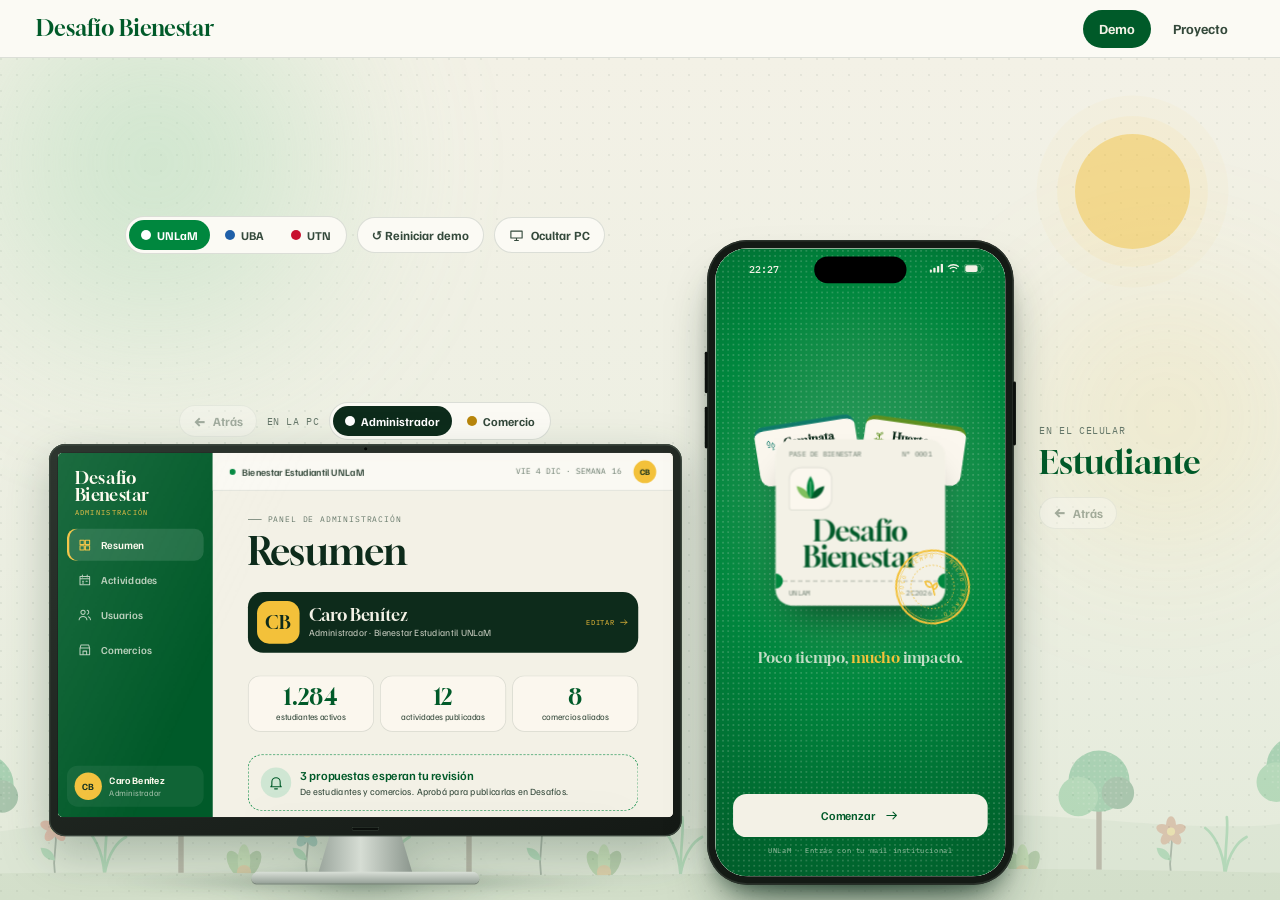
<file: MVP/index.html>
<!doctype html>
<html lang="es">
<head>
<meta charset="utf-8">
<meta name="viewport" content="width=device-width, initial-scale=1, viewport-fit=cover">
<meta name="theme-color" content="#00873E">
<title>Desafío Bienestar · UNLaM</title>
<meta name="description" content="Desafío Bienestar: pausas cortas y jornadas colectivas para el bienestar de estudiantes universitarios. Bienestar, vínculos y campus más verde. MVP Grupo 7 · UNLaM.">
<link rel="preconnect" href="https://fonts.googleapis.com">
<link rel="preconnect" href="https://fonts.gstatic.com" crossorigin>
<link href="https://fonts.googleapis.com/css2?family=Gloock&family=Familjen+Grotesk:ital,wght@0,400;0,500;0,600;0,700;1,400&family=IBM+Plex+Mono:wght@400;500&display=swap" rel="stylesheet">
<link rel="stylesheet" href="styles.css">
<link rel="stylesheet" href="styles-v2.css">
<link rel="stylesheet" href="styles-v3.css">
<link rel="stylesheet" href="styles-v4.css">
<link rel="stylesheet" href="styles-v5.css">
<link rel="stylesheet" href="styles-report.css">
<link rel="stylesheet" href="roles.css">
<link rel="stylesheet" href="shell.css">
</head>
<body>

<header class="site-header">
  <div class="site-header-inner">
    <a class="site-brand" href="#demo">Desafío Bienestar</a>
    <nav class="site-nav" id="siteNav" aria-label="Secciones del sitio">
      <a href="#demo" data-tab="demo">Demo</a>
      <a href="#proyecto" data-tab="proyecto">Proyecto</a>
    </nav>
  </div>
</header>

<!-- ======================================================================
     TAB 1 · DEMO: la PC (administrador y comercio) y el celu (estudiante),
     conectados entre sí. Nada más en pantalla.
     ====================================================================== -->
<section class="demo" id="panel-demo" aria-label="Demo de la app">
  <h1 class="sr-only">Desafío Bienestar · demo interactiva</h1>

  <div class="amb" aria-hidden="true">
    <i class="amb-blob b1"></i><i class="amb-blob b2"></i>
    <i class="amb-sun"></i>
    <svg class="lf l1" viewBox="0 0 64 64"><path d="M32 52C22 42 22 22 32 6c10 16 10 36 0 46Z"/></svg>
    <svg class="lf l3" viewBox="0 0 64 64"><path d="M32 52C22 42 22 22 32 6c10 16 10 36 0 46Z"/></svg>
    <svg class="lf l5" viewBox="0 0 64 64"><path d="M32 52C22 42 22 22 32 6c10 16 10 36 0 46Z"/></svg>
    <svg class="lf l7" viewBox="0 0 64 64"><path d="M32 52C22 42 22 22 32 6c10 16 10 36 0 46Z"/></svg>
    <!-- jardín del fondo: lo arma el script (mismo dibujo que el de la app) -->
    <div class="amb-garden" id="ambGarden"></div>
  </div>

  <div class="scene" id="scene">

    <!-- controles de la demo -->
    <div class="dm-bar">
      <div class="dm-seg" role="group" aria-label="Ver la app como universidad">
        <button type="button" data-uni="unlam" class="on" style="--uc:#00873E"><i></i>UNLaM</button>
        <button type="button" data-uni="fiuba" style="--uc:#1F5FA8"><i></i>UBA</button>
        <button type="button" data-uni="utn" style="--uc:#C8102E"><i></i>UTN</button>
      </div>
      <button type="button" class="dm-reset" id="dmReset"><span aria-hidden="true">↺</span> Reiniciar demo</button>
      <button type="button" class="dm-reset dm-pc" id="pcToggle" aria-pressed="true"><svg viewBox="0 0 24 24" aria-hidden="true"><path d="M3 5h18v11H3zM9 20h6M12 16v4"/></svg><span>Ocultar PC</span></button>
    </div>

    <!-- al costado del celu: qué pantalla es -->
    <div class="ph-side">
      <span class="mono">En el celular</span>
      <b>Estudiante</b>
      <button type="button" class="dm-back" data-backfor="ph" disabled aria-label="Volver a la pantalla anterior"><span aria-hidden="true">←</span> Atrás</button>
    </div>

    <!-- PC -->
    <div class="dev dev-pc" id="devPc">
      <div class="dev-cap">
        <button type="button" class="dm-back" data-backfor="pc" disabled aria-label="Volver a la pantalla anterior"><span aria-hidden="true">←</span> Atrás</button>
        <span class="mono">En la PC</span>
        <div class="dm-seg" id="pcRole" role="group" aria-label="Rol en la PC">
          <button type="button" data-prole="admin" class="on" style="--uc:#0D2B1B"><i></i>Administrador</button>
          <button type="button" data-prole="shop" style="--uc:#B8860B"><i></i>Comercio</button>
        </div>
      </div>
      <div class="dev-in">
        <div class="monitor">
          <div class="mon-bezel"><span class="mon-cam"></span>
            <div class="mon-screen"><iframe id="pcFrame" title="Panel de administración y comercio" src="app.html?role=admin" allow="clipboard-write"></iframe></div>
          </div>
          <div class="mon-neck"></div>
          <div class="mon-base"></div>
        </div>
      </div>
    </div>

    <!-- Celular -->
    <div class="dev dev-ph" id="devPh">
      <div class="dev-cap"><span class="mono">En el celular</span><b>Estudiante</b><button type="button" class="dm-back" data-backfor="ph" disabled aria-label="Volver a la pantalla anterior"><span aria-hidden="true">←</span> Atrás</button></div>
      <div class="dev-in">
        <div class="phone-d">
          <div class="ph-screen"><iframe id="phFrame" title="App del estudiante" src="app.html?role=student" allow="clipboard-write"></iframe></div>
        </div>
      </div>
    </div>

  </div>
</section>

<!-- ======================================================================
     TAB 2 · PROYECTO: todo el trabajo (qué es, FODA, empatía, canvas…)
     ====================================================================== -->
<div class="proyecto" id="panel-proyecto" hidden>

<div class="stage pj-stage" id="top" tabindex="-1">
  <!-- ================= IZQUIERDA: qué es ================= -->
  <aside class="side side-l">
    <div class="mono kicker">La app de bienestar para estudiantes universitarios</div>
    <div class="brand-row"><h1 class="brand">Desafío<br>Bienestar<span>.</span></h1><span class="logo-mark logo3-mark" aria-hidden="true"><svg viewBox="0 0 64 64"><path d="M32 52C21 44 19 28 28 14c9 12 11 27 4 38Z" fill="#7FBF5E" transform="rotate(-42 32 52)"/><path d="M32 52C21 44 19 28 28 14c9 12 11 27 4 38Z" fill="#005A29" transform="rotate(42 32 52) scale(-1 1) translate(-64 0)"/><path d="M32 52C22 42 22 22 32 6c10 16 10 36 0 46Z" fill="#00873E"/><path d="M32 50V18" stroke="#F3F1E6" stroke-width="1.6" stroke-linecap="round" opacity=".55"/></svg></span></div>
    <p class="tagline">Poco tiempo, mucho impacto.</p>
    <p class="pitch">Actividades cortas y en grupo para desconectarte, conocer gente y cuidar tu campus.</p>
    <ol class="how2">
      <li style="--c:var(--river)"><i><svg viewBox="0 0 24 24" aria-hidden="true"><path d="M8.2 3.5c1.6 0 2.6 2 2.6 4.3S9.7 12 8.2 12 5.6 10.1 5.6 7.8s1-4.3 2.6-4.3ZM7 15h2.4M15.8 8.5c1.6 0 2.6 2 2.6 4.3S17.3 17 15.8 17s-2.6-1.9-2.6-4.2 1-4.3 2.6-4.3ZM14.6 20h2.4"/></svg></i><span><b>Elegí</b>una actividad cerca tuyo</span></li>
      <li style="--c:var(--indigo)"><i><svg viewBox="0 0 24 24" aria-hidden="true"><path d="M9 11a3.5 3.5 0 1 0 0-7 3.5 3.5 0 0 0 0 7ZM2.5 20c.6-3.5 3.2-5.5 6.5-5.5s5.9 2 6.5 5.5M16 4.2a3.4 3.4 0 0 1 0 6.6M18 14.8c2 .6 3.2 2.4 3.5 5.2"/></svg></i><span><b>Andá</b>y conocé gente</span></li>
      <li style="--c:var(--tomato)"><i><svg viewBox="0 0 24 24" aria-hidden="true"><path d="M9 3h6v5l3 3v3H6v-3l3-3zM5 18h14M7 21h10"/></svg></i><span><b>Sellá</b>tu asistencia</span></li>
      <li style="--c:#B8860B"><i><svg viewBox="0 0 24 24" aria-hidden="true"><path d="M4 10h16v10H4ZM3 7h18v3H3ZM12 7v13M12 7c-1.5-3-5-3.5-5-1.2C7 7 9.5 7 12 7Zm0 0c1.5-3 5-3.5 5-1.2C17 7 14.5 7 12 7Z"/></svg></i><span><b>Canjeá</b>puntos en el barrio</span></li>
    </ol>
    <div class="pair">
      <div><span class="mono">La usa</span><b>Estudiante</b><small>Gratis</small></div>
      <div class="pay"><span class="mono">La paga</span><b>Universidad</b><small>Licencia por estudiante</small></div>
    </div>
    <div class="mono starts">Piloto 2C2026 · UNLaM, UBA y UTN</div>
  </aside>

  <!-- ================= DERECHA: el proyecto, en diapositivas ================= -->
  <aside class="side side-r">
    <div class="deck" id="deck">
      <div class="deck-h"><span class="mono">El proyecto</span><span class="mono" id="deckN">01 / 05</span></div>

      <section class="slide on">
        <div class="mono card-k">El problema</div>
        <h3>Cursar no debería ser en soledad.</h3>
        <div class="sl-chips"><span>Sobrecarga</span><span>Aislamiento</span><span>Poca difusión</span><span>Hábitos que no duran</span></div>
        <p>Lo vivimos en primera persona: somos a la vez <b>usuarios y equipo</b>.</p>
      </section>

      <section class="slide">
        <div class="mono card-k">La solución</div>
        <div class="sl-big"><b>−25%</b><span>riesgo de depresión caminando unas 2,5 h por semana</span><cite><a href="https://doi.org/10.1001/jamapsychiatry.2022.0609" target="_blank" rel="noopener">JAMA Psychiatry, 2022</a></cite></div>
        <ul class="sl-rows">
          <li><i style="--c:var(--river)"></i>Actividades cortas y jornadas en grupo</li>
          <li><i style="--c:var(--indigo)"></i>Con día, hora y lugar, en tu campus</li>
          <li><i style="--c:var(--sun)"></i>Puntos canjeables en comercios del barrio</li>
        </ul>
      </section>

      <section class="slide">
        <div class="mono card-k">Quién paga</div>
        <div class="sl-flow"><div><span class="mono">La usa</span><b>Estudiante</b><small>Gratis</small></div><i>→</i><div class="pay"><span class="mono">La paga</span><b>Universidad</b><small>US$ 3 por estudiante al año</small></div></div>
        <p>Además suman <b>comercios</b> (beneficios), el <b>Municipio</b> (insumos) y <b>obras sociales</b> (prevención).</p>
        <a class="mono go-biz" href="#sostiene">Ver números →</a>
      </section>

      <section class="slide">
        <div class="mono card-k">Triple impacto</div>
        <div class="sl-ods">
          <span style="--oc:#4C9F38"><b>3</b>Salud y bienestar</span>
          <span style="--oc:#C5192D"><b>4</b>Educación de calidad</span>
          <span style="--oc:#FD9D24"><b>11</b>Ciudades sostenibles</span>
          <span style="--oc:#56C02B"><b>15</b>Vida terrestre</span>
        </div>
        <p>Vínculos entre estudiantes, un campus más verde y comercios de cercanía que crecen.</p>
      </section>

      <section class="slide">
        <div class="mono card-k">Hoja de ruta</div>
        <ol class="sl-road">
          <li><b>2C2026</b>Piloto en UNLaM, UBA y UTN</li>
          <li><b>1C2027</b>Primera licencia + Municipio</li>
          <li><b>2027</b>Universidades del conurbano</li>
          <li><b>2028</b>Obras sociales y sponsors</li>
        </ol>
      </section>

      <div class="deck-nav">
        <button class="dn" data-deck="-1" aria-label="Anterior">←</button>
        <div class="dots" id="deckDots"></div>
        <button class="dn" data-deck="1" aria-label="Siguiente">→</button>
      </div>
    </div>
  </aside>
</div>

<!-- ================= LA ENTREGA: FODA · EMPATÍA · LEAN CANVAS ================= -->
<main class="report" id="entrega" tabindex="-1">

  <header class="rp-intro reveal">
    <span class="mono rp-kicker">Grupo N°7 · Innovación y Emprendedorismo · UNLaM</span>
    <h2>El proyecto</h2>
    <p>Desafío 6: Salud y bienestar mental en estudiantes universitarios con apoyos de tecnologías digitales.</p>
    <nav class="rp-nav" aria-label="Secciones del proyecto">
      <a href="#foda"><b>01</b>Análisis FODA</a>
      <a href="#empatia"><b>02</b>Mapa de empatía</a>
      <a href="#canvas"><b>03</b>Lean Canvas</a>
      <a href="#fundamentos"><b>04</b>Fundamentos</a>
      <a href="#sostiene"><b>05</b>Cómo se sostiene</a>
      <a href="#factibilidad"><b>06</b>Factibilidad e impacto</a>
    </nav>
  </header>

  <!-- ================= 01 · FODA ================= -->
  <section class="rp-sec" id="foda">
    <div class="rp-h reveal">
      <span class="rp-n">01</span>
      <div><span class="mono">Análisis estratégico</span><h2>Matriz FODA</h2></div>
    </div>
    <div class="foda-grid">
      <article class="fq f reveal">
        <header><b>F</b><h3>Fortalezas</h3></header>
        <ul>
          <li>Equipo compuesto por estudiantes avanzados que conocen el proceso universitario.</li>
          <li>Uso de metodologías agiles (prototipos, feedback continuo) que permiten realizar correcciones rápidamente.</li>
          <li>De estudiantes para estudiantes, genera mayor identificación y confianza entre pares.</li>
          <li>Integra bienestar emocional y sostenibilidad ambiental.</li>
          <li>Puede adaptarse a distintas universidades.</li>
          <li>Permite medir y visualizar el impacto generado.</li>
          <li>Utiliza tecnología accesible y de fácil uso.</li>
          <li>Fomenta vínculos sociales y sentido de pertenencia.</li>
        </ul>
      </article>
      <article class="fq o reveal">
        <header><b>O</b><h3>Oportunidades</h3></header>
        <ul>
          <li>Vinculación con el programa de tutorías para comprender el abandono de la materia y/o carrera como la preocupación central.</li>
          <li>Posibilidad de alianzas con municipios, ONG y universidades interesadas en el bienestar estudiantil.</li>
          <li>Acceso a programas de financiamiento socioambiental, o convenio con voluntariados y proyectos de extensión.</li>
          <li>Expansión hacia otras instituciones educativas.</li>
          <li>Creciente interés por la salud mental y el bienestar.</li>
          <li>Tendencia al uso de aplicaciones y experiencias gamificadas.</li>
        </ul>
      </article>
      <article class="fq d reveal">
        <header><b>D</b><h3>Debilidades</h3></header>
        <ul>
          <li>Equipo sin experiencia clínica, necesita validación psicológica.</li>
          <li>Sin presupuesto para marketing, el alcance dependerá únicamente de canales internos de estudiantes de la universidad.</li>
          <li>Requiere coordinación de actividades fuera de la aplicación con instituciones y organizaciones.</li>
          <li>Depende de la participación constante de los estudiantes.</li>
          <li>Necesita recursos humanos para organizar y supervisar y mantener actualizados los desafíos.</li>
          <li>Requiere una inversión inicial para su desarrollo.</li>
          <li>Puede presentar dificultades para validar actividades.</li>
        </ul>
      </article>
      <article class="fq a reveal">
        <header><b>A</b><h3>Amenazas</h3></header>
        <ul>
          <li>Resistencia de los profesionales de la salud.</li>
          <li>Presupuesto limitado de universidades y organizaciones.</li>
          <li>Baja adopción o desinterés de los estudiantes.</li>
          <li>Competencia con otras aplicaciones de bienestar.</li>
          <li>Riesgos relacionados con la privacidad y protección de datos.</li>
          <li>Desigualdad en el acceso a dispositivos y conectividad.</li>
        </ul>
      </article>
      <span class="foda-axis x1 mono">Internas</span>
      <span class="foda-axis x2 mono">Externas</span>
    </div>
  </section>

  <!-- ================= 02 · MAPA DE EMPATÍA ================= -->
  <section class="rp-sec" id="empatia">
    <div class="rp-h reveal">
      <span class="rp-n">02</span>
      <div><span class="mono">Descubrimiento del cliente</span><h2>Mapa de empatía</h2></div>
    </div>

    <div class="emp-wrap">
    <div class="emp-who">
      <article class="who-card reveal">
        <span class="mono">Usuario final</span>
        <p>El/la estudiante universitario que atraviesa estrés, ansiedad, sobrecarga de materias y falta de comprensión sobre su experiencia personal en la universidad.</p>
      </article>
      <article class="who-card payer reveal">
        <span class="mono">Cliente pagador</span>
        <ul class="payer-sum">
          <li><b>Universidades</b> vía Bienestar o Extensión: retención y campus sustentable.</li>
          <li><b>Municipios y Estado</b>: juventud, salud comunitaria y ambiente.</li>
          <li><b>Obras sociales y prepagas</b>: prevención y promoción de la salud.</li>
          <li><b>Empresas y comercios</b>: patrocinan desafíos y dan beneficios.</li>
        </ul>
        <button class="mono payer-more" type="button" data-dlg="payerDlg">Ver detalle completo →</button>
      </article>
    </div>

    <div class="emp-grid">
      <article class="emp-q piensa reveal">
        <h3>¿Qué piensa y siente?</h3>
        <ul>
          <li>“Me gustaría tener más tiempo para mí”.</li>
          <li>Estrés por las exigencias académicas.</li>
          <li>Necesidad de sentirse acompañado y comprendido.</li>
          <li>Ganas de mejorar sus hábitos.</li>
          <li>Preocupación por su futuro académico y laboral.</li>
          <li>Deseo de encontrar actividades que le generen satisfacción.</li>
        </ul>
      </article>
      <article class="emp-q oye reveal">
        <h3>¿Qué oye?</h3>
        <ul>
          <li>“No me alcanza el tiempo para nada”.</li>
          <li>Consejos para manejar el estrés.</li>
          <li>Preocupaciones sobre parciales y entregas.</li>
          <li>Invitaciones a actividades que no siempre puede realizar.</li>
          <li>Consejos de docentes.</li>
          <li>Mensajes sobre la importancia de cuidar la salud mental.</li>
          <li>Noticias sobre problemas ambientales.</li>
          <li>Opiniones sobre experiencias de otros estudiantes.</li>
        </ul>
      </article>
      <article class="emp-persona reveal">
        <div class="ep-avatar"><span>Lu</span></div>
        <span class="mono">Perfil del usuario</span>
        <p>Estudiante universitario/a que combinan cursadas, estudio y responsabilidades personales.</p>
        <p><b>Contexto:</b> Tiene semanas académicas exigentes, pasa bastante tiempo utilizando dispositivos digitales y le gustaría conocer más personas y participar en actividades significativas, pero dispone de poco tiempo.</p>
        <p><b>Objetivo:</b> Encontrar actividades accesibles que le permitan desconectarse de la rutina, relacionarse con otros estudiantes y contribuir positivamente al ambiente.</p>
      </article>
      <article class="emp-q ve reveal">
        <h3>¿Qué ve?</h3>
        <ul>
          <li>Compañeros con estrés y poco tiempo libre.</li>
          <li>Espacios verdes poco aprovechados.</li>
          <li>Actividades universitarias poco difundidas.</li>
          <li>Mucho uso de dispositivos digitales.</li>
          <li>Jornadas académicas exigentes.</li>
          <li>Pocas propuestas de integración.</li>
          <li>Problemáticas ambientales en su entorno.</li>
        </ul>
      </article>
      <article class="emp-q dice reveal">
        <h3>¿Qué dice y hace?</h3>
        <ul>
          <li>“Necesito descansar”.</li>
          <li>Participa ocasionalmente en actividades recreativas.</li>
          <li>Organiza sus horarios entre cursada, estudio y obligaciones personales.</li>
          <li>Comparte intereses con sus compañeros.</li>
          <li>Posterga actividades personales para estudiar.</li>
        </ul>
      </article>
    </div>


    <div class="pg-col">
      <article class="pg-card pain reveal">
        <h3>¿Qué es lo que le duele?</h3>
        <ul>
          <li>Falta de tiempo y energía para actividades fuera del estudio.</li>
          <li>Dificultad para conocer a otros estudiantes.</li>
          <li>Falta de información sobre actividades.</li>
          <li>Sensación de no estar haciendo suficiente.</li>
          <li>Sensación de aislamiento o soledad.</li>
          <li>Desmotivación para comenzar actividades saludables.</li>
          <li>Dificultad para mantener hábitos en el tiempo.</li>
        </ul>
      </article>
      <article class="pg-card gain reveal">
        <h3>¿Qué es lo que aspira?</h3>
        <ul>
          <li>Disfrutar momentos de desconexión.</li>
          <li>Conocer personas con intereses similares y crear vínculos.</li>
          <li>Participar en acciones ambientales concretas.</li>
          <li>Mejorar su bienestar emocional.</li>
          <li>Disfrutar de espacios al aire libre.</li>
          <li>Sentir que sus acciones generan un impacto positivo.</li>
        </ul>
      </article>
    </div>
    </div>

    <dialog class="rp-dlg" id="payerDlg" aria-labelledby="payerTitle">
      <header><span class="mono" id="payerTitle">Mapa de empatía · Cliente pagador</span><button type="button" class="rp-dlg-x" aria-label="Cerrar">×</button></header>
      <ul>
          <li><b>Universidades y Facultades (Unidades Académicas):</b> A través de sus Secretarías de Bienestar Estudiantil o de Extensión Universitaria, que contratan la plataforma para reducir la deserción académica, fomentar la retención estudiantil y cumplir con metas institucionales de sustentabilidad en el campus. Pueden contratarla a nivel Rectorado (toda la universidad) o por Facultad específica.</li>
          <li><b>Municipalidades y Organismos del Estado (Local, Provincial o Nacional):</b> A través de áreas de Juventud, Salud Comunitaria o Ambiente, que financian o licitan la solución como herramienta de política pública para promover espacios verdes urbanos, participación ciudadana juvenil y salud mental comunitaria.</li>
          <li><b>Obras Sociales y Prepagas (especialmente las universitarias o sindicales):</b> Interesadas en financiar programas de prevención primaria y promoción de la salud, buscando reducir los índices de estrés y ansiedad estudiantil antes de que deriven en patologías que requieran atención clínica de mayor costo.</li>
          <li><b>Organizaciones privadas:</b> Empresas vinculadas con la sostenibilidad ambiental, tecnología, alimentación saludable, movilidad sustentable o bienestar podrían financiar desafíos, aportar recursos materiales o brindar servicios mediante convenios.</li>
        </ul>
    </dialog>
  </section>

  <!-- ================= 03 · LEAN CANVAS ================= -->
  <section class="rp-sec" id="canvas">
    <div class="rp-h reveal">
      <span class="rp-n">03</span>
      <div><span class="mono">Arquitectura comercial</span><h2>Modelo de negocio · Lean Canvas</h2></div>
    </div>
    <div class="canvas">
      <article class="cv prob reveal"><h3><i>1</i>Problema</h3><ul>
        <li>Sobrecarga académica que deja a los estudiantes sin tiempo para actividades que no sean de sus materias.</li>
        <li>Actividades universitarias poco difundidas y sin propuesta de integración.</li>
        <li>Dificultad para sostener hábitos saludables en el tiempo.</li></ul></article>
      <article class="cv sol reveal"><h3><i>4</i>Solución</h3><ul>
        <li>Desafíos semanales cortos y jornadas colectivas, compatibles con la cursada.</li>
        <li>Notificaciones con día, horario y lugar del desafío.</li>
        <li>Sistema de puntos que valida asistencia y progreso.</li></ul></article>
      <article class="cv met reveal"><h3><i>8</i>Métricas clave</h3><ul>
        <li>Cuantos alumnos nuevos instalaron la app.</li>
        <li>Participación de los alumnos en las actividades / Personas que tienen la app. (Mensual)</li>
        <li>Tasa de actividades realizadas (actividades realizadas / actividades planificadas).</li></ul></article>
      <article class="cv pvu reveal"><h3><i>3</i>Proposición de valor única</h3>
        <p class="pvu-big">Poco tiempo, mucho impacto.</p>
        <ul>
        <li>Actividades cortas y jornadas en grupo para desconectarte, conocer gente y generar una huella positiva en TU universidad, con puntos canjeables en comercios de la zona.</li>
        <li>La universidad puede difundir sus actividades en un solo lugar y medir la participación.</li></ul></article>
      <article class="cv vent reveal"><h3><i>9</i>Ventaja especial</h3><ul>
        <li>Equipo de la propia universidad que conocen el proceso universitario y generan identificación entre pares.</li>
        <li>Alianzas locales con la universidad y Municipalidad.</li></ul></article>
      <article class="cv can reveal"><h3><i>5</i>Canales</h3><ul>
        <li>Boca en boca entre estudiantes.</li>
        <li>Canales de comunicación internos entre estudiantes.</li>
        <li>Centro de estudiantes y actividades institucionales.</li></ul></article>
      <article class="cv seg reveal"><h3><i>2</i>Segmento de clientes</h3><ul>
        <li>Estudiantes de la Universidad Nacional de La Matanza que combinan estudio, trabajo y responsabilidades personales.</li>
        <li><b>Early adopters:</b> Estudiantes que buscan actividades para desconectarse y conocer gente, pero suelen postergarlas por falta de tiempo o información.</li>
        <li><b>Cliente pagador objetivo:</b> Universidades públicas. El piloto se plantea para la UNLaM, con Bienestar Estudiantil o Extensión como áreas de contacto.</li></ul></article>
      <article class="cv cost reveal"><h3><i>7</i>Estructura de costes</h3><ul class="cols">
        <li><b>Costos iniciales</b>Desarrollo, pruebas y puesta en marcha del MVP</li>
        <li><b>Costos fijos</b>Servidor de hosting backend (Plan mensual)</li>
        <li><b>Costos variables</b>Insumos necesarios para los desafíos</li></ul></article>
      <article class="cv ing reveal"><h3><i>6</i>Flujo de ingresos</h3><ul>
        <li><b>Universidad nacional de La Matanza (B2B):</b> aporta espacio y fondos de extensión.</li>
        <li><b>Municipalidad (B2G):</b> Insumos y logística.</li>
        <li><b>Comercios de cercanía (B2B):</b> beneficios y desafíos patrocinados.</li></ul></article>
    </div>
  </section>

  <!-- ================= 04 · FUNDAMENTOS ================= -->
  <section class="rp-sec" id="fundamentos">
    <div class="rp-h reveal">
      <span class="rp-n">04</span>
      <div><span class="mono">Marco teórico</span><h2>Fundamentos · por qué estas actividades</h2></div>
    </div>
    <div class="ev-wrap">
      <div class="ev-grid">
        <article class="ev reveal ev-problem"><span class="mono">El problema · burnout académico</span><b>3</b><p>dimensiones del burnout en estudiantes: agotamiento, cinismo y baja eficacia académica.</p><cite><a href="https://doi.org/10.1002/job.4030020205" target="_blank" rel="noopener">Maslach &amp; Jackson (1981)</a> · <a href="https://doi.org/10.1177/0022022102033005003" target="_blank" rel="noopener">Schaufeli et al. (2002), <i>J. of Cross-Cultural Psychology</i></a></cite></article>
        <article class="ev reveal" style="--c:var(--river)"><span class="mono">Caminatas</span><b>−25%</b><p>riesgo de depresión con unas 2,5 h por semana de caminata a paso ligero.</p><cite><a href="https://doi.org/10.1001/jamapsychiatry.2022.0609" target="_blank" rel="noopener">Pearce et al. (2022), <i>JAMA Psychiatry</i>, 79(6)</a></cite></article>
        <article class="ev reveal" style="--c:var(--moss)"><span class="mono">Forestación · aire libre</span><b>143</b><p>estudios revisados: más contacto con espacios verdes, menos cortisol (marcador de estrés).</p><cite><a href="https://doi.org/10.1016/j.envres.2018.06.030" target="_blank" rel="noopener">Twohig-Bennett &amp; Jones (2018), <i>Environmental Research</i></a></cite></article>
        <article class="ev reveal" style="--c:var(--soil)"><span class="mono">Huerta</span><b>22</b><p>estudios: la jardinería se asocia con menos depresión y ansiedad y más sentido de comunidad.</p><cite><a href="https://doi.org/10.1016/j.pmedr.2016.11.007" target="_blank" rel="noopener">Soga, Gaston &amp; Yamaura (2017), <i>Preventive Medicine Reports</i>, 5</a></cite></article>
        <article class="ev reveal" style="--c:var(--indigo)"><span class="mono">Vínculos</span><b>+50%</b><p>de probabilidad de supervivencia en personas con relaciones sociales fuertes (148 estudios).</p><cite><a href="https://doi.org/10.1371/journal.pmed.1000316" target="_blank" rel="noopener">Holt-Lunstad, Smith &amp; Layton (2010), <i>PLoS Medicine</i></a></cite></article>
        <article class="ev reveal" style="--c:var(--tomato)"><span class="mono">Desconexión</span><b>30′</b><p>de redes por día durante 3 semanas redujo la soledad y la depresión en universitarios.</p><cite><a href="https://doi.org/10.1521/jscp.2018.37.10.751" target="_blank" rel="noopener">Hunt et al. (2018), <i>J. of Social and Clinical Psychology</i>, 37(10)</a></cite></article>
        <article class="ev reveal" style="--c:var(--clay)"><span class="mono">Solidarias · voluntariado</span><b>−22%</b><p>de mortalidad en voluntarios, con mejor bienestar y satisfacción con la vida.</p><cite><a href="https://doi.org/10.1186/1471-2458-13-773" target="_blank" rel="noopener">Jenkinson et al. (2013), <i>BMC Public Health</i>, 13</a></cite></article>
        <article class="ev reveal ev-next"><span class="mono">Cómo lo medimos</span><b>Antes y después</b><p>Junto a Bienestar Estudiantil, con el cuestionario validado de burnout estudiantil.</p><cite><a href="https://www.mindgarden.com/117-maslach-burnout-inventory-mbi" target="_blank" rel="noopener">Maslach Burnout Inventory · Student Survey (MBI-SS)</a></cite></article>
      </div>
      <div class="ev-foot">
        <article class="ev-note reveal"><span class="mono">Nuestro enfoque</span><p>Actividades <b>simples, en grupo y al aire libre</b>: lo que la evidencia asocia con más bienestar. Proponemos encuentros, no tratamientos.</p></article>
        <article class="ev-note ev-care reveal"><span class="mono">Cómo cuidamos la salud mental</span><p>La app <b>no diagnostica ni da consejos clínicos</b>: propone actividades y deriva a Bienestar Estudiantil (o a la línea 135 en una urgencia). Respeta la Ley de Salud Mental <b>26.657</b> y la de Protección de Datos Personales <b>25.326</b>: la institución solo ve datos agregados.</p></article>
      </div>
    </div>
  </section>

  <!-- ================= 05 · CÓMO SE SOSTIENE ================= -->
  <section class="rp-sec" id="sostiene">
    <div class="rp-h reveal">
      <span class="rp-n">05</span>
      <div><span class="mono">Modelo de ingresos</span><h2>Cómo se sostiene</h2></div>
    </div>
    <div class="ss-wrap">
      <div class="ss-left">
        <div class="ss-flow reveal">
          <div><span class="mono">La usa</span><b>Estudiante</b><small>Gratis. Actividades, gente, puntos.</small></div>
          <i>→</i>
          <div class="pay"><span class="mono">La paga</span><b>Universidad</b><small>Retención, difusión en un solo lugar y métricas.</small></div>
        </div>
        <div class="ss-streams">
          <article class="ss-s reveal" style="--c:var(--unlam)"><span class="mono">B2B · núcleo</span><b>Universidades</b><p>Licencia anual por estudiante activo, vía Bienestar Estudiantil o Extensión. La UNLaM es el piloto; el producto sirve para cualquier universidad.</p></article>
          <article class="ss-s reveal" style="--c:var(--soil)"><span class="mono">B2B · comercios de cercanía</span><b>Beneficios y desafíos patrocinados</b><p>Viveros, cafeterías, librerías y gimnasios ponen beneficios a cambio de visitas de estudiantes. Para ellos es una acción de responsabilidad social medible.</p></article>
          <article class="ss-s reveal" style="--c:var(--moss)"><span class="mono">B2G · en especie</span><b>Municipio</b><p>Plantines, insumos y logística para las jornadas, como política pública de espacios verdes.</p></article>
          <article class="ss-s reveal" style="--c:var(--river)"><span class="mono">B2B · expansión</span><b>Obras sociales</b><p>Programas de promoción de la salud y prevención, siempre con profesionales detrás.</p></article>
        </div>
      </div>
      <div class="ss-right">
        <article class="ss-calc reveal">
          <span class="mono">Calculadora · licencia universidad</span>
          <div class="calc-n"><b id="rcN">5.000</b><span>estudiantes activos</span></div>
          <input type="range" min="1000" max="20000" step="500" value="5000" id="rcR" aria-label="Estudiantes activos">
          <div class="calc-rows">
            <div><span>Ingreso anual</span><b id="rcRev">US$ 15.000</b></div>
            <div><span>Costos fijos (hosting + operación)</span><b id="rcFix">− US$ 7.440</b></div>
            <div class="tot"><span>Margen anual</span><b id="rcMar">US$ 7.560</b></div>
          </div>
          <p>Licencia de US$ 3 por estudiante activo por año. Hosting US$ 120 por mes y operación US$ 6.000 por año. Los insumos los cubren el Municipio y los comercios aliados.</p>
        </article>
        <article class="ss-ref reveal">
          <span class="mono">Beneficios</span>
          <b>Tus puntos valen en el barrio</b>
          <p>Cada actividad suma puntos que se canjean con un <b>código de 4 dígitos</b> en viveros, cafeterías, librerías y gimnasios cerca del campus. Un canje por comercio cada 15 días.</p>
        </article>
      </div>
    </div>
  </section>

  <!-- ================= 06 · FACTIBILIDAD Y TRIPLE IMPACTO ================= -->
  <section class="rp-sec" id="factibilidad">
    <div class="rp-h reveal">
      <span class="rp-n">06</span>
      <div><span class="mono">Reporte de factibilidad</span><h2>Factibilidad y triple impacto · Metas ODS</h2></div>
    </div>
    <div class="fx-wrap">
      <article class="fx-res reveal">
        <span class="mono">Resultado general</span>
        <p>Desafío Bienestar es <b>técnicamente factible con una inversión inicial baja</b>. Se desarrolla con tecnología móvil multiplataforma y servicios gestionados de uso extendido. El principal desafío está en la operación y en la adopción por parte de los estudiantes.</p>
        <p class="fx-crit"><b>Factibilidad:</b> se puede construir con los recursos disponibles. <b>Sostenibilidad:</b> mantiene su valor y a sus usuarios. <b>Rentabilidad:</b> los ingresos superan los costos. Impacto según el enfoque de triple impacto (Elkington, 1997; Sistema B).</p>
      </article>

      <div class="fx-cols">
        <article class="fx-card reveal" style="--c:var(--river)">
          <span class="mono">4.1 · Relevamiento tecnológico</span>
          <h3>App móvil multiplataforma</h3>
          <ul>
            <li><b>Cliente:</b> React Native con Expo o Flutter, un único código para Android e iOS.</li>
            <li><b>Backend:</b> Supabase o Firebase (o Node.js + PostgreSQL); los planes gratuitos cubren el piloto.</li>
            <li><b>Validación:</b> QR dinámico con vencimiento y confirmación del organizador; ubicación opcional.</li>
            <li><b>Avisos y mapas:</b> notificaciones push (FCM) con día, hora y lugar; OpenStreetMap sin costo.</li>
            <li><b>Canje:</b> código de 4 dígitos confirmado por el comercio, sin integración técnica.</li>
            <li><b>Panel institucional:</b> métricas agregadas y anónimas; nunca datos individuales.</li>
          </ul>
          <button class="mono payer-more fx-more" type="button" data-dlg="fxTecDlg">Alternativas, diferenciación y normativa →</button>
        </article>

        <article class="fx-card reveal" style="--c:var(--soil)">
          <span class="mono">4.2 · Análisis de factibilidad</span>
          <h3>Viable como piloto sin inversión externa</h3>
          <div class="fx-dims">
            <div><span>Técnica</span><i class="hi">Alta</i></div>
            <div><span>Temporal</span><i class="hi">Alta</i></div>
            <div><span>Económica</span><i>Media</i></div>
            <div><span>Operativa</span><i>Media</i></div>
            <div><span>Legal y ética</span><i>Media</i></div>
            <div><span>Mercado y adopción</span><i>Media</i></div>
          </div>
          <p>Los costos fijos tecnológicos son reducidos: el equilibrio del piloto depende del valor que la universidad reconoce en la herramienta y del aporte de los comercios. Un piloto acotado se completa en un cuatrimestre.</p>
          <button class="mono payer-more fx-more" type="button" data-dlg="fxFactDlg">Dimensiones, costos, riesgos y hoja de ruta →</button>
        </article>

        <article class="fx-card reveal" style="--c:var(--unlam)">
          <span class="mono">4.3 · Triple impacto</span>
          <h3>Tres valores en un mismo acto</h3>
          <ul>
            <li><b>Económico:</b> tránsito de estudiantes a comercios de San Justo; la universidad mide participación y apoya la retención; costos fijos bajos e ingresos diversificados.</li>
            <li><b>Social:</b> pertenencia y vínculos entre carreras, hábitos saludables, voluntariado y acceso inclusivo.</li>
            <li><b>Ambiental:</b> modelo regenerativo: forestación, huertas, reciclaje y compostaje, con cada cifra calculada con método y fuente a la vista.</li>
          </ul>
          <button class="mono payer-more fx-more" type="button" data-dlg="fxImpDlg">Evidencia, indicadores y metas ODS →</button>
        </article>
      </div>

      <div class="fx-ods reveal">
        <span class="mono">Contribución a la Agenda 2030</span>
        <div class="fx-ods-row">
          <span class="ods main"><b>3</b>Salud y Bienestar</span>
          <span class="ods main"><b>11</b>Ciudades y Comunidades Sostenibles</span>
          <span class="ods main"><b>17</b>Alianzas para Lograr los Objetivos</span>
          <span class="ods"><b>4</b>Educación de Calidad</span>
          <span class="ods"><b>8</b>Trabajo Decente</span>
          <span class="ods"><b>12</b>Producción y Consumo</span>
          <span class="ods"><b>13</b>Acción por el Clima</span>
          <span class="ods"><b>15</b>Vida de Ecosistemas Terrestres</span>
        </div>
      </div>
    </div>

    <dialog class="rp-dlg rp-dlg-w" id="fxTecDlg" aria-labelledby="fxTecT">
      <header><span class="mono" id="fxTecT">4.1 · Relevamiento tecnológico</span><button type="button" class="rp-dlg-x" aria-label="Cerrar">×</button></header>
      <h3>Alcance del MVP</h3>
      <p>Aplicación móvil para Android e iOS con registro e ingreso, desafío de la semana y catálogo por categoría (Naturaleza, Bienestar, Social y Solidaria), detalle y reserva, validación por QR, puntos y canje en comercios aliados, comunidad, impacto personal y colectivo, y pausas guiadas de desconexión. Las funciones centrales dependen del dispositivo: cámara para el QR, notificaciones, ubicación opcional y uso al aire libre.</p>
      <h3>Alternativas de plataforma</h3>
      <div class="rp-tw"><table class="rp-tbl">
        <thead><tr><th>Alternativa</th><th>Ventajas</th><th>Desventajas</th><th>Elección</th></tr></thead>
        <tbody>
          <tr><td>App nativa (Kotlin y Swift)</td><td>Máximo rendimiento y acceso a los sensores.</td><td>Dos desarrollos y doble mantenimiento; no se justifica para el MVP.</td><td>Descartada</td></tr>
          <tr><td><b>App multiplataforma (React Native / Flutter)</b></td><td>Un solo código; cámara, ubicación y push; presencia en las tiendas.</td><td>Costos de publicación; actualizaciones sujetas a revisión.</td><td><b>Seleccionada</b></td></tr>
          <tr><td>PWA</td><td>Un solo código; sin tiendas.</td><td>Acceso limitado al dispositivo; en iOS las notificaciones requieren instalación; menor visibilidad.</td><td>Descartada como principal</td></tr>
          <tr><td>Chatbot (WhatsApp / Telegram)</td><td>Sin instalación; canal cotidiano.</td><td>Poca visualización del impacto; costos y reglas de la API.</td><td>Canal complementario</td></tr>
          <tr><td>Módulo en el campus virtual</td><td>Acceso institucional directo.</td><td>Dependencia de la universidad; baja autonomía.</td><td>Descartada como base</td></tr>
        </tbody>
      </table></div>
      <h3>Arquitectura</h3>
      <div class="rp-tw"><table class="rp-tbl">
        <thead><tr><th>Componente</th><th>Solución</th><th>Fundamento</th></tr></thead>
        <tbody>
          <tr><td>Cliente</td><td>App multiplataforma (React Native con Expo o Flutter)</td><td>Un único código para Android e iOS.</td></tr>
          <tr><td>Backend y base de datos</td><td>Supabase o Firebase, o API propia en Node.js con PostgreSQL</td><td>Incluye autenticación y almacenamiento; los planes gratuitos cubren el piloto.</td></tr>
          <tr><td>Autenticación</td><td>Cuenta institucional o correo verificado</td><td>Evita cuentas falsas y permite segmentar por departamento.</td></tr>
          <tr><td>Validación de participación</td><td>QR dinámico, confirmación del organizador y ubicación opcional</td><td>Resuelve la debilidad del FODA («dificultad para validar actividades»); el QR con vencimiento reduce el fraude sin seguimiento permanente.</td></tr>
          <tr><td>Notificaciones</td><td>Push con Firebase Cloud Messaging</td><td>Funcionan en Android e iOS sin abrir la app.</td></tr>
          <tr><td>Mapas</td><td>OpenStreetMap</td><td>Sin costo de licencia.</td></tr>
          <tr><td>Canje de beneficios</td><td>Código de 4 dígitos; un canje por comercio cada 15 días</td><td>El comercio no requiere integración y los canjes se distribuyen entre locales.</td></tr>
          <tr><td>Cálculo de impacto</td><td>Factores de conversión por tipo de actividad (árboles, kg reciclados, compost, CO₂)</td><td>Cada cifra expone su método y su fuente.</td></tr>
          <tr><td>Panel institucional</td><td>Tablero web con métricas agregadas y anónimas</td><td>La universidad ve participación y actividades, nunca el estado de ánimo individual.</td></tr>
          <tr><td>Distribución</td><td>Google Play y App Store</td><td>Acceso abierto a cualquier estudiante.</td></tr>
        </tbody>
      </table></div>
      <h3>Soluciones existentes y diferenciación</h3>
      <p>Existen apps que premian la actividad física con beneficios en comercios (modelo similar a Pasito), de meditación, trackers de hábitos, retos deportivos y servicios de bienestar de cada universidad. Ninguna combina actividades presenciales y grupales en el entorno universitario, impacto ambiental visible, beneficios en comercios de cercanía y un panel para la institución. Nuestra ventaja es el foco local y de pares («de estudiantes para estudiantes»); la desventaja, la escala y la falta de presupuesto de marketing.</p>
      <h3>Marco normativo</h3>
      <ul>
        <li><b>Ley 25.326 de Protección de Datos Personales:</b> los datos de salud son sensibles. El check-in de energía es opcional, privado y anónimo para la institución, con consentimiento informado.</li>
        <li><b>Ley 26.657 de Salud Mental:</b> la app no diagnostica ni trata; deriva a Bienestar Estudiantil. Por eso habla de bienestar, pausas, conexión y pertenencia.</li>
        <li><b>Propiedad intelectual:</b> el código se protege por Derecho de Autor; el nombre y el logo, con registro de marca ante el INPI.</li>
        <li><b>Actividades presenciales:</b> autorización del espacio (universidad o municipio), seguro y un responsable por actividad.</li>
      </ul>
    </dialog>

    <dialog class="rp-dlg rp-dlg-w" id="fxFactDlg" aria-labelledby="fxFactT">
      <header><span class="mono" id="fxFactT">4.2 · Análisis de factibilidad</span><button type="button" class="rp-dlg-x" aria-label="Cerrar">×</button></header>
      <h3>Resumen por dimensión</h3>
      <div class="rp-tw"><table class="rp-tbl">
        <thead><tr><th>Dimensión</th><th>Análisis</th><th>Valoración</th></tr></thead>
        <tbody>
          <tr><td>Técnica</td><td>Tecnología madura y de bajo costo. El MVP demuestra el flujo central; autenticación, base de datos, QR y notificaciones son estándar y están en servicios gestionados. El equipo, de estudiantes avanzados de Ingeniería en Informática, tiene la capacidad para construirlo.</td><td>Alta</td></tr>
          <tr><td>Económica</td><td>Costos tecnológicos muy bajos en el piloto. El costo relevante es humano: coordinar y mantener los desafíos. Los ingresos vienen del convenio con la universidad y del aporte de comercios.</td><td>Media, condicionada al convenio</td></tr>
          <tr><td>Operativa</td><td>La carga se reparte: Bienestar Estudiantil, Extensión y el Centro de Estudiantes cargan desafíos; los comercios proponen beneficios; los estudiantes proponen ideas.</td><td>Media</td></tr>
          <tr><td>Legal y ética</td><td>Lenguaje de bienestar (sin discurso clínico), estado de ánimo como dato sensible y derivación a Bienestar Estudiantil.</td><td>Media</td></tr>
          <tr><td>Mercado y adopción</td><td>Interés creciente en bienestar estudiantil y gamificación. El riesgo es la participación sostenida: desafíos cortos, beneficios tangibles y difusión entre pares.</td><td>Media</td></tr>
          <tr><td>Temporal</td><td>Un piloto acotado se completa en un cuatrimestre.</td><td>Alta</td></tr>
        </tbody>
      </table></div>
      <h3>Costos estimados del piloto</h3>
      <p class="rp-note">Valores de referencia de los planes públicos de cada proveedor, en dólares para evitar el efecto de la inflación local.</p>
      <div class="rp-tw"><table class="rp-tbl">
        <thead><tr><th>Concepto</th><th>Tipo</th><th>Estimación</th><th>Quién lo cubre</th></tr></thead>
        <tbody>
          <tr><td>Desarrollo (app, backend, QR, panel)</td><td>Inicial</td><td>Horas del equipo; sin gasto en efectivo</td><td>Equipo</td></tr>
          <tr><td>Hosting y base de datos</td><td>Fijo mensual</td><td>US$0 en planes gratuitos; US$45 a US$60 por mes en planes pagos</td><td>Equipo en el piloto; luego, licencia de la universidad</td></tr>
          <tr><td>Publicación en tiendas</td><td>Inicial / anual</td><td>Google Play: US$25 (único); Apple Developer: unos US$99 por año</td><td>Equipo en el piloto; luego, licencia de la universidad</td></tr>
          <tr><td>Dominio</td><td>Fijo anual</td><td>Unos US$15 por año</td><td>Equipo</td></tr>
          <tr><td>Insumos de los desafíos</td><td>Variable</td><td>Por jornada, según la actividad</td><td>Comercios, ONG, municipio y extensión</td></tr>
          <tr><td>Coordinación y curaduría</td><td>Variable (humano)</td><td>Horas semanales de Bienestar o Extensión y voluntarios</td><td>Universidad (en especie)</td></tr>
        </tbody>
      </table></div>
      <p>El equilibrio del piloto no depende de la infraestructura sino del valor que la universidad reconoce (retención, bienestar y metas de sustentabilidad) y del aporte de los comercios. A escala, el criterio es que el valor de vida del cliente (LTV) supere ampliamente el costo de adquisición (CAC), favorecido por costos variables mínimos y un canal de adquisición sin costo (comunicación entre estudiantes y canales de la universidad).</p>
      <h3>Riesgos y mitigación</h3>
      <div class="rp-tw"><table class="rp-tbl">
        <thead><tr><th>Riesgo</th><th>Nivel</th><th>Mitigación</th></tr></thead>
        <tbody>
          <tr><td>Baja participación sostenida</td><td>Alto</td><td>Desafíos de 10 a 20 minutos; recordatorios con día, hora y lugar; puntos y beneficios cercanos; difusión por el Centro de Estudiantes.</td></tr>
          <tr><td>Fraude o dificultad para validar asistencia</td><td>Medio</td><td>QR dinámico con vencimiento, confirmación del organizador y límite de canjes por comercio.</td></tr>
          <tr><td>Cuestionamiento por abordar salud mental sin respaldo profesional</td><td>Alto</td><td>Lenguaje de bienestar y pertenencia; sin diagnósticos ni consejos clínicos; derivación fija a Bienestar Estudiantil; evidencia con fuente.</td></tr>
          <tr><td>Privacidad de datos</td><td>Alto</td><td>Datos mínimos, consentimiento explícito, estado de ánimo opcional y anónimo para la institución (Ley 25.326).</td></tr>
          <tr><td>Carga operativa de organizar actividades</td><td>Medio</td><td>Reparto entre universidad, comercios y estudiantes; calendario simple y reutilizable.</td></tr>
          <tr><td>Brecha de acceso a dispositivos y conectividad</td><td>Medio</td><td>PWA liviana, uso con poca conexión y actividades que no dependen del teléfono.</td></tr>
          <tr><td>Presupuesto limitado de la universidad</td><td>Medio</td><td>Costos tecnológicos mínimos; fondos de extensión, convenios con el municipio y patrocinio de comercios.</td></tr>
        </tbody>
      </table></div>
      <h3>Hoja de ruta</h3>
      <div class="rp-tw"><table class="rp-tbl">
        <thead><tr><th>Fase</th><th>Alcance</th><th>Criterio de avance</th></tr></thead>
        <tbody>
          <tr><td>0. Diseño</td><td>Wireframes y prototipo navegable de alta fidelidad del recorrido completo.</td><td>Flujo y diseño definidos.</td></tr>
          <tr><td>1. Desarrollo y prueba con usuarios</td><td>MVP móvil; prueba con 5 a 10 estudiantes y una actividad real de bajo riesgo (por ejemplo, una caminata).</td><td>Comprensión de la propuesta y disposición a participar.</td></tr>
          <tr><td>2. Piloto en la UNLaM</td><td>App con backend; un cuatrimestre; 4 a 6 desafíos; 2 o 3 comercios aliados; participación de Bienestar Estudiantil.</td><td>Metas de participación y tasa de actividades realizadas.</td></tr>
          <tr><td>3. Replicación</td><td>Marca blanca para otras universidades; alianzas con municipios.</td><td>Convenio de pago y resultados del piloto.</td></tr>
        </tbody>
      </table></div>
      <p><b>Conclusión:</b> el proyecto es factible en las dimensiones técnica y temporal, y viable en las demás con el respaldo de la universidad y los aliados. Puede ponerse en marcha como piloto sin inversión externa.</p>
    </dialog>

    <dialog class="rp-dlg rp-dlg-w" id="fxImpDlg" aria-labelledby="fxImpT">
      <header><span class="mono" id="fxImpT">4.3 · Evaluación de triple impacto</span><button type="button" class="rp-dlg-x" aria-label="Cerrar">×</button></header>
      <p>Bajo el enfoque de triple impacto, el valor económico, social y ambiental no es una acción complementaria al negocio sino un efecto de la propia actividad. En un mismo acto: cuando un estudiante completa una jornada de forestación, se vincula con otros (social), deja una acción ambiental registrada (ambiental) y acumula puntos que canjea en un comercio del barrio (económico).</p>
      <h3>Valor económico</h3>
      <ul>
        <li><b>Comercios de cercanía de San Justo:</b> reciben tránsito de estudiantes que canjean beneficios (cafeterías, librerías, viveros, gimnasios) y ganan visibilidad y responsabilidad social empresaria medible.</li>
        <li><b>Universidad:</b> difunde sus actividades en un solo lugar, mide la participación y apoya la retención, con costo tecnológico bajo.</li>
        <li><b>Municipio, ONG y empresas:</b> un canal para financiar o patrocinar acciones ambientales y comunitarias con resultados visibles.</li>
        <li><b>Sostenibilidad del proyecto:</b> costos fijos bajos y fuentes de ingreso diversificadas (licencia universitaria y aportes de aliados).</li>
      </ul>
      <h3>Valor social o comunitario</h3>
      <ul>
        <li><b>Pertenencia y vínculos:</b> actividades grupales que reúnen estudiantes de distintas carreras y reducen el aislamiento.</li>
        <li><b>Hábitos saludables y pausas:</b> propuestas breves compatibles con la carga académica.</li>
        <li><b>Participación y voluntariado:</b> jornadas solidarias y comunitarias.</li>
        <li><b>Acceso inclusivo:</b> actividades gratuitas, voluntarias y accesibles.</li>
      </ul>
      <p class="rp-note"><b>Respaldo en evidencia.</b> El burnout también afecta a estudiantes (Schaufeli et al., 2002). La actividad física regular se asocia con menor riesgo de depresión (Pearce et al., 2022); los espacios verdes, con menos cortisol (Twohig-Bennett y Jones, 2018); la jardinería, con mejor bienestar y sentido de comunidad (Soga et al., 2017); los vínculos fuertes, con mayor supervivencia (Holt-Lunstad et al., 2010); y limitar las redes redujo la soledad y los síntomas depresivos en universitarios (Hunt et al., 2018).</p>
      <h3>Valor ambiental · modelo regenerativo</h3>
      <ul>
        <li><b>Biodiversidad y espacios verdes:</b> forestación y huertas comunitarias.</li>
        <li><b>Residuos:</b> reciclaje y compostaje, con registro de kilogramos recuperados.</li>
        <li><b>Educación ambiental:</b> cada desafío incluye un dato explicativo; el estudiante ve su aporte individual y el colectivo.</li>
        <li><b>Movilidad activa:</b> las caminatas promueven el uso de espacios abiertos.</li>
      </ul>
      <p>Cada indicador se calcula con un método explícito (por ejemplo, kg de CO₂ = unidades × factor de conversión) y la app muestra la fuente en «¿Cómo lo calculamos?».</p>
      <h3>Indicadores y medición</h3>
      <div class="rp-tw"><table class="rp-tbl">
        <thead><tr><th>Dimensión</th><th>Indicador</th><th>Cómo se mide</th></tr></thead>
        <tbody>
          <tr><td>Adopción</td><td>Estudiantes que instalaron la app</td><td>Registros de la plataforma</td></tr>
          <tr><td>Participación</td><td>Estudiantes activos ÷ estudiantes con la app (mensual)</td><td>Sellados por QR</td></tr>
          <tr><td>Operación</td><td>Actividades realizadas ÷ planificadas</td><td>Calendario de desafíos</td></tr>
          <tr><td>Social</td><td>Personas distintas con las que cada estudiante participó; encuesta de pertenencia</td><td>Datos agregados y encuesta breve</td></tr>
          <tr><td>Bienestar (piloto)</td><td>Burnout académico antes y después</td><td>MBI-SS, con consentimiento informado</td></tr>
          <tr><td>Ambiental</td><td>Árboles plantados, kg reciclados, kg de compost, CO₂ estimado</td><td>Registro del organizador y factores documentados</td></tr>
          <tr><td>Económico</td><td>Canjes realizados, comercios aliados, fondos o insumos aportados</td><td>Registro de canjes y convenios</td></tr>
        </tbody>
      </table></div>
      <h3>Contribución a los ODS de la Agenda 2030</h3>
      <div class="rp-tw"><table class="rp-tbl">
        <thead><tr><th>ODS</th><th>Meta</th><th>Cómo contribuye</th><th>Nivel</th></tr></thead>
        <tbody>
          <tr><td>3 · Salud y Bienestar</td><td>3.4: promover la salud mental y el bienestar</td><td>Pausas, desconexión digital, movimiento al aire libre y vínculos entre pares, como prevención primaria.</td><td><b>Principal</b></td></tr>
          <tr><td>11 · Ciudades y Comunidades Sostenibles</td><td>11.7: acceso a zonas verdes y espacios públicos seguros e inclusivos</td><td>Pone en uso los espacios verdes del campus y del barrio con huertas, forestación y caminatas.</td><td><b>Principal</b></td></tr>
          <tr><td>17 · Alianzas para Lograr los Objetivos</td><td>17.17: alianzas entre sector público, privado y sociedad civil</td><td>Articula universidad, municipio, comercios, ONG y estudiantes en un mismo modelo.</td><td><b>Principal</b></td></tr>
          <tr><td>4 · Educación de Calidad</td><td>4.7: educación para el desarrollo sostenible</td><td>Cada desafío transmite conocimiento ambiental y de bienestar; la pertenencia apoya la permanencia.</td><td>Complementario</td></tr>
          <tr><td>8 · Trabajo Decente y Crecimiento Económico</td><td>8.3: apoyo a las micro, pequeñas y medianas empresas</td><td>Dirige consumo y visibilidad a comercios de cercanía mediante los canjes.</td><td>Complementario</td></tr>
          <tr><td>12 · Producción y Consumo Responsables</td><td>12.5: reducir desechos mediante reciclaje y reutilización</td><td>Jornadas de reciclaje y compostaje con registro de residuos recuperados.</td><td>Complementario</td></tr>
          <tr><td>13 · Acción por el Clima</td><td>13.3: educación y sensibilización sobre cambio climático</td><td>Visualización del impacto ambiental individual y colectivo; movilidad activa.</td><td>Complementario</td></tr>
          <tr><td>15 · Vida de Ecosistemas Terrestres</td><td>15.2: aumentar la forestación y la reforestación</td><td>Plantaciones y espacios verdes locales, a escala de campus y barrio.</td><td>Complementario</td></tr>
        </tbody>
      </table></div>
      <p class="rp-note">Los indicadores oficiales de la ONU se miden a escala nacional o global. El proyecto contribuye a escala local, y los indicadores de arriba son aproximaciones (proxy) de esa contribución. No pretende resolver un ODS completo sino hacer un aporte concreto y medible.</p>
      <p><b>Conclusión:</b> Desafío Bienestar genera valor económico, social y ambiental de forma concurrente y se alinea con ocho metas de la Agenda 2030. Su fortaleza es el acople de las tres dimensiones en una misma acción de bajo costo.</p>
    </dialog>
  </section>

  <footer class="rp-foot reveal">
    <div class="logo-mark logo3-mark sm" aria-hidden="true"><svg viewBox="0 0 64 64"><path d="M32 52C21 44 19 28 28 14c9 12 11 27 4 38Z" fill="#7FBF5E" transform="rotate(-42 32 52)"/><path d="M32 52C21 44 19 28 28 14c9 12 11 27 4 38Z" fill="#005A29" transform="rotate(42 32 52) scale(-1 1) translate(-64 0)"/><path d="M32 52C22 42 22 22 32 6c10 16 10 36 0 46Z" fill="#00873E"/><path d="M32 50V18" stroke="#F3F1E6" stroke-width="1.6" stroke-linecap="round" opacity=".55"/></svg></div>
    <div>
      <b>Desafío Bienestar</b>
      <span>Grupo N°7 · Innovación y Emprendedorismo · UNLaM 2C2026</span>
    </div>
    <a href="#demo" class="mono rp-top">↑ Volver a la demo</a>
  </footer>
</main>

</div>

<script>
/* carrusel del proyecto */
(() => {
  const slides = [...document.querySelectorAll(".slide")], dots = document.getElementById("deckDots");
  let i = 0;
  slides.forEach((_, k) => { const b = document.createElement("button"); b.setAttribute("aria-label", "Diapositiva " + (k + 1)); b.onclick = () => show(k); dots.appendChild(b); });
  let prev;
  function show(k) {
    i = (k + slides.length) % slides.length;
    const dir = typeof prev === "number" && k < prev ? -1 : 1; prev = i;
    slides.forEach((s, j) => { s.classList.toggle("on", j === i); if (j === i) s.style.setProperty("--dx", dir); });
    [...dots.children].forEach((d, j) => d.classList.toggle("on", j === i));
    document.getElementById("deckN").textContent = String(i + 1).padStart(2, "0") + " / " + String(slides.length).padStart(2, "0");
  }
  document.querySelectorAll("[data-deck]").forEach(b => b.onclick = () => show(i + +b.dataset.deck));
  document.getElementById("deck").addEventListener("keydown", e => {
    if (e.key !== "ArrowRight" && e.key !== "ArrowLeft") return;
    e.preventDefault();
    show(i + (e.key === "ArrowRight" ? 1 : -1));
  });
  show(0);
  window.deckShow = show;
})();
</script>
<script>
/* calculadora de la sección 05 */
(() => {
  const r = document.getElementById("rcR"); if (!r) return;
  const fmt = v => "US$ " + Math.round(v).toLocaleString("es-AR");
  const upd = () => { const n = +r.value, rev = n * 3, fix = 120 * 12 + 6000;
    document.getElementById("rcN").textContent = n.toLocaleString("es-AR");
    document.getElementById("rcRev").textContent = fmt(rev);
    document.getElementById("rcFix").textContent = "− " + fmt(fix);
    const m = document.getElementById("rcMar"); m.textContent = fmt(rev - fix); m.parentElement.classList.toggle("neg", rev - fix < 0); };
  r.addEventListener("input", upd); upd();
})();
/* diálogos de la entrega */
document.querySelectorAll("[data-dlg]").forEach(b => b.addEventListener("click", () => document.getElementById(b.dataset.dlg).showModal()));
document.querySelectorAll(".rp-dlg").forEach(d => { d.addEventListener("click", e => { if (e.target === d || e.target.closest(".rp-dlg-x")) d.close(); }); });
/* aparición de la entrega al scrollear */
(() => {
  const els = document.querySelectorAll(".reveal");
  if (!("IntersectionObserver" in window)) return;
  document.getElementById("entrega").classList.add("reveal-enabled");
  const io = new IntersectionObserver(es => es.forEach(e => { if (e.isIntersecting) { e.target.classList.add("in"); io.unobserve(e.target); } }), { threshold: .12, rootMargin: "0px 0px -6% 0px" });
  els.forEach(e => io.observe(e));
})();
</script>
<script>
/* ---------- tabs: Demo / Proyecto ---------- */
(() => {
  const $ = s => document.querySelector(s);
  const panels = { demo: $('#panel-demo'), proyecto: $('#panel-proyecto') };
  const links = [...document.querySelectorAll('#siteNav [data-tab]')];
  let cur = null;

  function show(tab, target) {
    const switching = cur !== tab;
    if (switching) {
      cur = tab;
      Object.entries(panels).forEach(([k, el]) => { el.hidden = k !== tab; });
      links.forEach(a => { const on = a.dataset.tab === tab; a.classList.toggle('on', on); on ? a.setAttribute('aria-current', 'page') : a.removeAttribute('aria-current'); });
      document.title = tab === 'demo' ? 'Demo · Desafío Bienestar' : 'El proyecto · Desafío Bienestar';
      document.documentElement.classList.toggle('is-demo', tab === 'demo');
      window.scrollTo({ top: 0, behavior: 'instant' });
      if (tab === 'demo') window.dispatchEvent(new Event('resize'));
    }
    if (tab === 'proyecto') {
      const el = target && document.getElementById(target);
      if (!el) return window.scrollTo({ top: 0, behavior: 'instant' });
      /* viniendo de la otra tab, la página recién se arma: salto directo (y se corrige una vez que todo se acomodó) */
      if (switching) {
        const jump = () => el.scrollIntoView({ behavior: 'instant', block: 'start' });
        requestAnimationFrame(() => requestAnimationFrame(jump)); setTimeout(jump, 350);
      }   /* dentro de la misma tab, el navegador ya hace el scroll suave al ancla */
    }
  }
  function route() {
    const h = decodeURIComponent(location.hash.slice(1));
    if (!h || h === 'demo') return show('demo');
    if (h === 'proyecto') return show('proyecto');
    if (panels.proyecto.querySelector('#' + CSS.escape(h))) return show('proyecto', h);
    show('demo');
  }
  addEventListener('hashchange', route);
  route();
})();

/* ---------- demo: la PC y el celu se escalan para entrar enteros en pantalla ---------- */
(() => {
  const $ = s => document.querySelector(s);
  const demo = $('#panel-demo'), scene = $('#scene'), pcF = $('#pcFrame'), phF = $('#phFrame');
  /* tamaños de diseño de cada dispositivo (en px "reales"); en pantalla se escalan con --kp / --kc */
  const PC = { w: 1000, h: 696 }, PH = { w: 412, h: 866 };
  const RATIO = .85;         /* la PC acompaña: un poco más chica que el celu, que es el protagonista */
  let showPc = true;
  try { showPc = localStorage.getItem('demo-show-pc') !== '0'; } catch {}

  function fit() {
    if (demo.hidden) return;
    const W = demo.clientWidth;
    const H = innerHeight - $('.site-header').offsetHeight;
    const set = (cls, kp, kc) => {
      scene.classList.toggle('wide', cls === 'wide'); scene.classList.toggle('stack', cls === 'stack');
      scene.style.setProperty('--kp', kp); scene.style.setProperty('--kc', kc);
    };

    /* lado a lado: se calcula con lo que de verdad hay (ancho, alto, controles y textos) */
    if (W >= 860 && W / H >= 1.15) {
      set('wide', 1, 1);   /* primero se mide sin escalar los textos y la barra */
      const px = Math.max(12, W * .018), pt = Math.max(8, H * .012), pb = Math.max(10, H * .018), gap = Math.max(16, W * .02);
      const side = $('.ph-side').offsetWidth, capC = $('.dev-pc .dev-cap').offsetHeight, barH = $('.dm-bar').offsetHeight;
      scene.style.setProperty('--px', px + 'px'); scene.style.setProperty('--pt', pt + 'px'); scene.style.setProperty('--pb', pb + 'px');
      scene.style.setProperty('--sidew', side + 'px');
      if (!showPc) {     /* solo el celu, centrado y lo más grande posible */
        const kp = Math.min(1.35, (H - pt - pb) / PH.h, (W - 2 * px - 2 * side - 2 * gap) / PH.w);
        return set('wide', kp, kp);
      }
      const Wa = W - 2 * px - 4 * gap - side;
      const kp = Math.min(1.35, (H - pt - pb) / PH.h, Wa / (PH.w + PC.w * RATIO));
      const kc = Math.min(kp * RATIO, (Wa - PH.w * kp) / PC.w, (H - pt - pb - capC - barH - 12) / PC.h);
      if (kp * PH.h >= 460) return set('wide', kp, kc);
    }
    /* pantallas angostas o verticales: uno abajo del otro, cada uno al ancho disponible */
    const avail = Math.min(W, document.documentElement.clientWidth) - 32;
    set('stack', Math.min(1, avail / PH.w), Math.min(1, avail / PC.w));
  }

  /* Mostrar / ocultar la PC: con la PC oculta, foco total en el celu */
  const pcBtn = $('#pcToggle');
  function applyPc() {
    scene.classList.toggle('solo', !showPc);
    pcBtn.setAttribute('aria-pressed', String(showPc));
    pcBtn.querySelector('span').textContent = showPc ? 'Ocultar PC' : 'Mostrar PC';
    fit();
  }
  pcBtn.addEventListener('click', () => {
    showPc = !showPc;
    try { localStorage.setItem('demo-show-pc', showPc ? '1' : '0'); } catch {}
    applyPc();
  });

  new ResizeObserver(fit).observe(demo);
  addEventListener('resize', fit);
  applyPc();

  /* ---------- jardín del fondo (mismo dibujo que el jardín de la app) ---------- */
  (() => {
    const G = 232, W = 1600;
    const tree = (x, h, sd) => `<g class="sw" style="--sd:${sd}s">
      <path d="M${x} ${G} L${x} ${G - h}" stroke="#4A3424" stroke-width="6" stroke-linecap="round"/>
      <circle cx="${x}" cy="${G - h - 8}" r="34" fill="#00873E"/><circle cx="${x - 23}" cy="${G - h + 9}" r="22" fill="#2FA65A"/>
      <circle cx="${x + 21}" cy="${G - h + 5}" r="18" fill="#005A29"/><circle cx="${x}" cy="${G - h - 8}" r="34" fill="url(#gdots)"/></g>`;
    const flower = (x, h, col, sd) => { const cy = G - h;
      const petals = [0, 72, 144, 216, 288].map(a => `<ellipse cx="${x}" cy="${cy - 8}" rx="5.5" ry="9" fill="${col}" transform="rotate(${a} ${x} ${cy})"/>`).join('');
      return `<g class="sw" style="--sd:${sd}s"><path d="M${x} ${G} C${x - 4} ${G - h / 2} ${x + 4} ${G - h / 2} ${x} ${cy}" stroke="#0D2B1B" stroke-width="2" fill="none"/>
        <path d="M${x} ${G - 16} c-10 0 -15 -6 -16 -14 c9 0 15 5 16 14z" fill="#2FA65A"/>
        <g class="bob" style="--sd:${sd}s">${petals}<circle cx="${x}" cy="${cy}" r="4.5" fill="#F3C13A"/></g></g>`; };
    const sprout = (x, sd) => `<g class="sw" style="--sd:${sd}s">
      <ellipse cx="${x - 9}" cy="${G - 12}" rx="8" ry="16" transform="rotate(-28 ${x - 9} ${G - 12})" fill="#4E9A3A"/>
      <ellipse cx="${x + 9}" cy="${G - 12}" rx="8" ry="16" transform="rotate(28 ${x + 9} ${G - 12})" fill="#3C7F2E"/>
      <ellipse cx="${x}" cy="${G - 16}" rx="7" ry="18" fill="#7FBF5E"/><circle cx="${x}" cy="${G - 3}" r="8" fill="#C98A2B"/></g>`;
    const grass = (x, sd) => `<g class="sw" style="--sd:${sd}s" fill="none" stroke="#2FA65A" stroke-width="3" stroke-linecap="round">
      <path d="M${x} ${G} C${x - 2} ${G - 30} ${x - 14} ${G - 46} ${x - 22} ${G - 52}"/>
      <path d="M${x} ${G} C${x} ${G - 34} ${x + 4} ${G - 50} ${x + 2} ${G - 64}"/>
      <path d="M${x} ${G} C${x + 4} ${G - 26} ${x + 16} ${G - 38} ${x + 24} ${G - 42}"/></g>`;
    const P = [
      tree(70, 92, -1), flower(150, 52, '#DF4F36', -2), grass(205, -3), tree(290, 118, -2.5), sprout(360, -1.2),
      flower(430, 46, '#0F7A6A', -.4), grass(520, -1.8), tree(610, 86, -3.4), flower(690, 58, '#3E4C8A', -2.2),
      sprout(760, -.8), grass(845, -2.7), flower(910, 50, '#DF4F36', -1.5), tree(1000, 104, -.6), grass(1080, -3.1),
      flower(1150, 56, '#0F7A6A', -2.9), sprout(1225, -1.9), tree(1310, 96, -1.4), flower(1390, 48, '#B5562F', -3.6),
      grass(1450, -.3), tree(1530, 112, -2.1)
    ].join('');
    $('#ambGarden').innerHTML = `<svg viewBox="0 0 ${W} 260" preserveAspectRatio="xMidYMax slice" aria-hidden="true">
      <defs><pattern id="gdots" width="6" height="6" patternUnits="userSpaceOnUse"><circle cx="3" cy="3" r="1.1" fill="#F3F1E640"/></pattern></defs>
      <path d="M0 200 C220 150 420 178 640 186 S1060 150 1300 170 S1520 168 1600 160 V260 H0Z" fill="#C9D8C4"/>
      ${P}
      <path d="M0 ${G} C300 224 620 238 900 230 S1360 226 1600 232 V260 H0Z" fill="#A9C2A0"/>
    </svg>`;
  })();

  /* La página habla con cada pantalla por mensajes: funciona igual con un servidor o abriendo el archivo directo.
     Cada pantalla avisa su estado (rol, universidad, si puede volver atrás) y la barra se pone al día. */
  const KEY = 'desafio-bienestar';
  const post = (f, msg) => { try { f.contentWindow.postMessage(msg, '*'); } catch {} };
  const send = msg => [pcF, phF].forEach(f => post(f, msg));

  /* PC: Administrador / Comercio (el rol elegido se recuerda al recargar o reiniciar) */
  let pcRole = 'admin';
  try { if (localStorage.getItem('demo-pc-role') === 'shop') pcRole = 'shop'; } catch {}
  const markRole = () => document.querySelectorAll('[data-prole]').forEach(x => x.classList.toggle('on', x.dataset.prole === pcRole));
  if (pcRole !== 'admin') pcF.src = 'app.html?role=' + pcRole;
  markRole();
  document.querySelectorAll('[data-prole]').forEach(b => b.addEventListener('click', () => {
    pcRole = b.dataset.prole; markRole();
    try { localStorage.setItem('demo-pc-role', pcRole); } catch {}
    post(pcF, { type: 'setrole', role: pcRole });
  }));

  /* universidad */
  const markUni = uni => document.querySelectorAll('[data-uni]').forEach(x => x.classList.toggle('on', x.dataset.uni === uni));
  try { markUni(JSON.parse(localStorage.getItem(KEY) || '{}').uni || 'unlam'); } catch {}
  document.querySelectorAll('[data-uni]').forEach(b => b.addEventListener('click', () => {
    markUni(b.dataset.uni);
    send({ type: 'setuni', uni: b.dataset.uni });
  }));

  /* Atrás: uno por pantalla */
  document.querySelectorAll('[data-backfor]').forEach(b => b.addEventListener('click', () => post(b.dataset.backfor === 'pc' ? pcF : phF, { type: 'back' })));

  /* lo que cuenta cada pantalla */
  addEventListener('message', e => {
    const m = e.data || {};
    if (m.type !== 'state') return;
    const isPc = e.source === pcF.contentWindow, isPh = e.source === phF.contentWindow;
    if (!isPc && !isPh) return;
    document.querySelectorAll(`[data-backfor="${isPc ? 'pc' : 'ph'}"]`).forEach(b => { b.disabled = !m.canBack; });
    if (m.uni) markUni(m.uni);                                              /* si se cambia desde la app, la barra la sigue */
    if (isPc && m.role !== pcRole) post(pcF, { type: 'setrole', role: pcRole });   /* la PC cargó con otro rol */
  });

  /* reiniciar: borra el progreso y recarga las dos pantallas */
  $('#dmReset').addEventListener('click', () => {
    const uni = document.querySelector('[data-uni].on')?.dataset.uni || 'unlam';
    try { localStorage.setItem(KEY, JSON.stringify({ uni })); } catch {}
    send({ type: 'reset', uni });
    pcF.src = 'app.html?role=' + pcRole; phF.src = 'app.html?role=student';
  });
})();
</script>
</body>
</html>
</file>
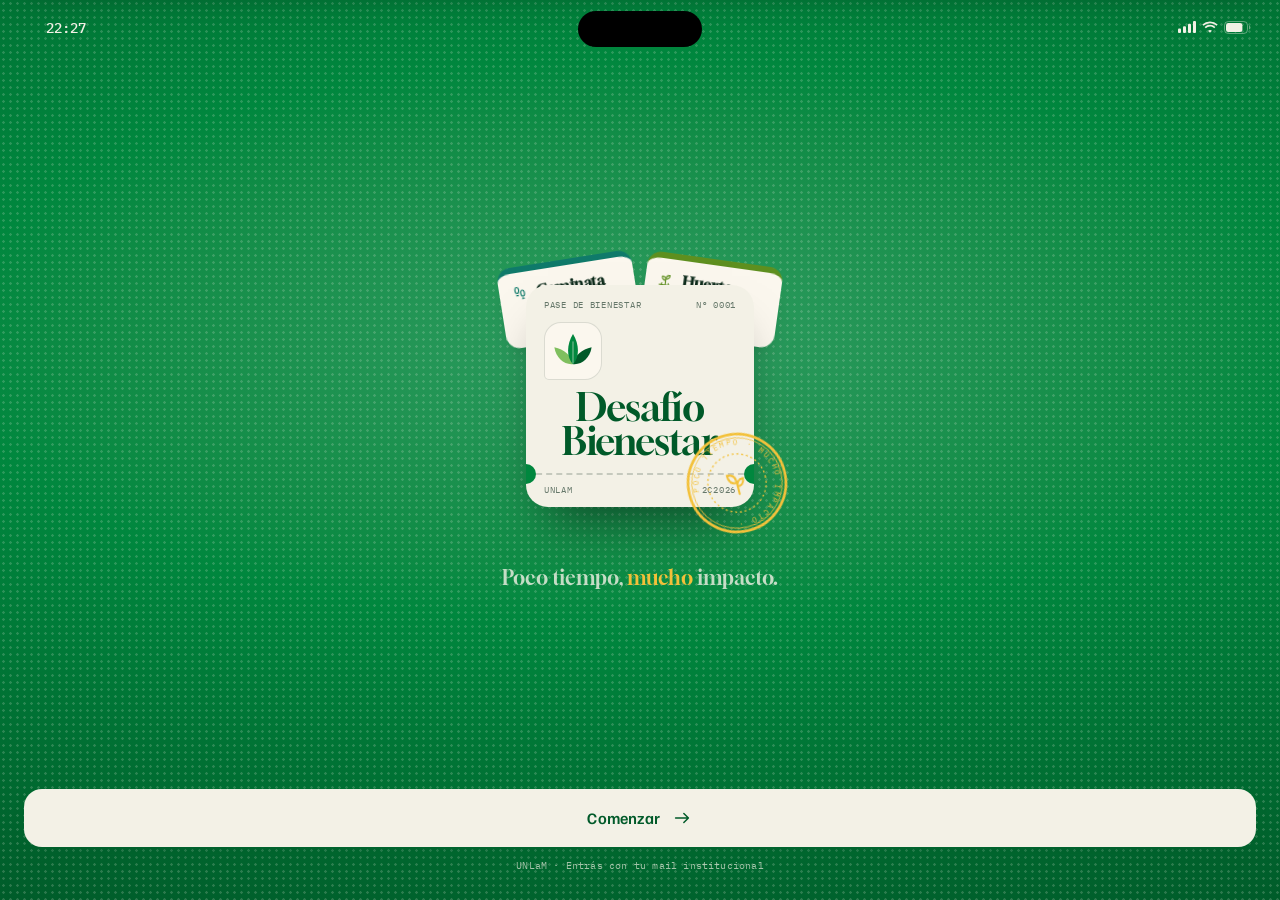
<file: MVP/app.html>
<!doctype html>
<html lang="es">
<head>
<meta charset="utf-8">
<meta name="viewport" content="width=device-width, initial-scale=1, viewport-fit=cover">
<title>Desafío Bienestar · app</title>
<link rel="preconnect" href="https://fonts.googleapis.com">
<link rel="preconnect" href="https://fonts.gstatic.com" crossorigin>
<link href="https://fonts.googleapis.com/css2?family=Gloock&family=Familjen+Grotesk:ital,wght@0,400;0,500;0,600;0,700;1,400&family=IBM+Plex+Mono:wght@400;500&display=swap" rel="stylesheet">
<link rel="stylesheet" href="styles.css">
<link rel="stylesheet" href="styles-v2.css">
<link rel="stylesheet" href="styles-v3.css">
<link rel="stylesheet" href="styles-v4.css">
<link rel="stylesheet" href="styles-v5.css">
<link rel="stylesheet" href="styles-report.css">
<link rel="stylesheet" href="roles.css">
<link rel="stylesheet" href="embed.css">
</head>
<body class="embed">
<!-- La app sola, sin marco: la demo la muestra dentro del celu (estudiante) y de la PC (admin / comercio). -->
      <div class="screen" id="screen">
        <div class="statusbar ios"><span class="sb-time">9:41</span><span class="sb-r" aria-hidden="true"><svg class="sb-sig" viewBox="0 0 18 12"><rect x="0" y="7.5" width="3" height="4.5" rx="1"/><rect x="5" y="5.2" width="3" height="6.8" rx="1"/><rect x="10" y="2.8" width="3" height="9.2" rx="1"/><rect x="15" y="0" width="3" height="12" rx="1"/></svg><svg class="sb-wifi" viewBox="0 0 16 12"><path d="M8 2.2c2.5 0 4.8.95 6.5 2.5l1.2-1.3A11.3 11.3 0 0 0 8 .4 11.3 11.3 0 0 0 .3 3.4l1.2 1.3A9.6 9.6 0 0 1 8 2.2Z"/><path d="M8 5.6c1.6 0 3.1.6 4.2 1.6l1.2-1.3A8 8 0 0 0 8 3.8a8 8 0 0 0-5.4 2.1l1.2 1.3A6.3 6.3 0 0 1 8 5.6Z"/><path d="M8 9a3 3 0 0 1 1.9.7L8 11.7 6.1 9.7A3 3 0 0 1 8 9Z"/></svg><svg class="sb-bat" viewBox="0 0 27 13"><rect x=".5" y=".5" width="23" height="12" rx="3.8" fill="none" stroke="currentColor" opacity=".4"/><rect x="2" y="2" width="16.4" height="9" rx="2.3"/><path d="M25 4.4v4.2c.85-.3 1.5-1.15 1.5-2.1s-.65-1.8-1.5-2.1Z" opacity=".45"/></svg></span></div>

        <!-- Notificación push simulada -->
        <button class="push" id="push" aria-live="polite">
          <span class="push-ic"></span>
          <span class="push-b">
            <span class="push-h mono">DESAFÍO BIENESTAR · ahora</span>
            <strong>Mañana 13:00 · Huerta del Dto. Ingeniería</strong>
            <span>Quedan 4 lugares y va Sofi, de Nutrición. Son 15 minutos.</span>
          </span>
        </button>

        <div id="view" class="view" tabindex="-1"></div>

        <nav class="tabbar hide" id="tabbar" aria-label="Navegación de la app" inert>
          <button data-tab="home" class="on"><svg viewBox="0 0 24 24"><path d="M4 11.5 12 4l8 7.5V20h-5v-5.5H9V20H4z"/></svg><span>Inicio</span></button>
          <button data-tab="list"><svg viewBox="0 0 24 24"><path d="M9 4h10M9 12h10M9 20h10"/><circle cx="4.5" cy="4" r="1.2"/><circle cx="4.5" cy="12" r="1.2"/><circle cx="4.5" cy="20" r="1.2"/></svg><span>Desafíos</span></button>
          <button data-tab="stamp" class="tab-stamp" aria-label="Sellar asistencia"><span class="seal"><svg viewBox="0 0 24 24"><path d="M9 3h6v5l3 3v3H6v-3l3-3zM5 18h14M7 21h10"/></svg></span><span>Sellar</span></button>
          <button data-tab="agenda"><svg viewBox="0 0 24 24"><path d="M4 6h16v14H4ZM4 10h16M8 3.5V7M16 3.5V7M8 14h2M14 14h2M8 17h2"/></svg><span>Agenda</span></button>
          <button data-tab="impact"><svg viewBox="0 0 24 24"><path d="M12 12a4 4 0 1 0 0-8 4 4 0 0 0 0 8ZM4.5 20.5c.8-4 3.8-6 7.5-6s6.7 2 7.5 6"/></svg><span>Perfil</span></button>
        </nav>

        <div class="scrim" id="scrim"></div>
        <section class="sheet" id="sheet" role="dialog" aria-labelledby="sheetTitle" aria-hidden="true" inert></section>

        <div class="toast" id="toast"></div>
        <div class="stamp-fx" id="stampFx"></div>
      </div>
<script src="app.js"></script>
<script src="roles.js"></script>
<script src="embed.js"></script>
</body>
</html>
</file>
<file: MVP/styles.css>
/* ==========================================================
   DESAFÍO BIENESTAR — dirección visual
   "Cuaderno de campo + impresión risográfica"
   Papel crudo, tinta verde casi negra, acentos de color plano
   por tipo de desafío, sellos de goma y tramas de medio tono.
   ========================================================== */

:root{
  --paper:#F3F1E6;
  --paper-2:#E3EADC;
  --paper-3:#C9D8C4;
  --ink:#0D2B1B;
  --ink-2:#34493B;
  --ink-3:#66786A;
  --line:#0D2B1B22;

  --moss:#00873E;      /* verde UNLaM · forestación */
  --unlam:#00873E;
  --unlam-d:#005A29;
  --mint:#CFE6D3;
  --soil:#5E8F1F;      /* huerta (oliva) */
  --river:#0F7A6A;     /* caminata (verde agua) */
  --teal:#2FA65A;      /* reciclaje (verde claro) */
  --tomato:#DF4F36;    /* desconexión */
  --sun:#F3C13A;       /* puntos / highlight */

  --f-display:"Gloock", Georgia, serif;
  --f-body:"Familjen Grotesk", system-ui, sans-serif;
  --f-mono:"IBM Plex Mono", ui-monospace, monospace;

  --spring:cubic-bezier(.2,.9,.25,1.25);
  --out:cubic-bezier(.16,1,.3,1);
  --r:18px;
  --site-header-height:calc(58px + env(safe-area-inset-top, 0px));
  --demo-toolbar-height:44px;
  --app-bottom-inset:0px;
}

*{box-sizing:border-box;margin:0;padding:0}
button{font:inherit;color:inherit;background:none;border:0;cursor:pointer;-webkit-tap-highlight-color:transparent}
svg{display:block}
:focus-visible{outline:2px solid var(--unlam-d);outline-offset:3px}
.tabbar :focus-visible{outline-color:var(--sun);outline-offset:-3px}
.mono{font-family:var(--f-mono);font-size:11px;letter-spacing:.06em;text-transform:uppercase}

html,body{min-height:100%}
html{scroll-padding-top:var(--site-header-height);scroll-behavior:smooth}
body{
  font-family:var(--f-body);
  color:var(--ink);
  background:
    radial-gradient(circle at 1px 1px,#0D2B1B14 1px,transparent 1.4px) 0 0/14px 14px,
    #DCE5D6;
  -webkit-font-smoothing:antialiased;
}

.site-header{position:sticky;top:0;z-index:100;padding-top:env(safe-area-inset-top,0px);background:#FBFAF4;border-bottom:1px solid var(--line)}
.site-header-inner{max-width:1400px;height:57px;margin:auto;padding:0 clamp(12px,4vw,36px);display:flex;align-items:center;justify-content:space-between;gap:8px}
.site-brand,.site-nav a{min-height:44px;display:inline-flex;align-items:center;color:var(--unlam-d);text-decoration:none}
.site-brand{font-family:var(--f-display);font-size:clamp(15px,2.1vw,22px);line-height:1.1}
.site-nav{display:flex;align-items:center;gap:4px}
.site-nav a{padding:0 12px;border-radius:12px;font-size:14px;font-weight:700;white-space:nowrap}
.site-nav a:hover{background:var(--paper-2)}
.site-nav .site-demo{background:var(--unlam-d);color:var(--paper)}
.site-nav .site-demo:hover{background:var(--ink)}
.demo-toolbar{min-height:var(--demo-toolbar-height);display:flex;align-items:center;justify-content:space-between;gap:8px;padding:0 10px;color:var(--ink-2)}
.demo-toolbar button{min-height:44px;font-size:13px;font-weight:600;padding:0 6px;border-radius:8px}
.demo-toolbar button:hover{color:var(--unlam-d);background:var(--paper-2)}
.demo-toolbar button span{font-size:17px;vertical-align:-.06em}

/* ---------- escenario de presentación (desktop) ---------- */
.stage{
  display:grid;grid-template-columns:minmax(260px,360px) auto minmax(260px,360px);
  grid-template-areas:"l p r";gap:44px;justify-content:center;align-items:start;
  max-width:1400px;margin:0 auto;padding:28px 32px 40px;
}
.side-l{grid-area:l}.side-r{grid-area:r}.phone-col{grid-area:p;position:sticky;top:20px}
.side{display:flex;flex-direction:column;gap:14px;padding-top:6px}
.kicker{color:var(--ink-3);font-size:10px}
.brand{font-family:var(--f-display);font-weight:400;font-size:104px;line-height:.82;letter-spacing:-.03em;color:var(--unlam-d);margin-top:6px}
.brand span{color:var(--unlam)}
.tagline{font-family:var(--f-display);font-size:26px;line-height:1.05;color:var(--unlam)}
.pitch{font-size:16px;line-height:1.5;color:var(--ink-2)}
.pitch b{color:var(--ink);font-weight:600}
.card{background:#F7F6EEe6;border:1px solid var(--line);border-radius:18px;padding:16px 18px}
.card-k{color:var(--unlam);font-size:10px;margin-bottom:8px}
.card h3{font-family:var(--f-display);font-weight:400;font-size:21px;line-height:1.1;margin-bottom:8px}
.card p{font-size:14px;line-height:1.5;color:var(--ink-2)}
.card p b{color:var(--ink);font-weight:600}
.pair{display:grid;grid-template-columns:1fr 1fr;gap:8px}
.pair>div{border-radius:12px;padding:10px 12px;background:var(--paper-2);display:flex;flex-direction:column;gap:2px}
.pair .pay{background:var(--unlam);color:var(--paper)}
.pair .mono{font-size:9px;opacity:.75}
.pair b{font-family:var(--f-display);font-weight:400;font-size:20px}
.pair small{font-size:12px;line-height:1.35;opacity:.85}
.tri-list{list-style:none;display:grid;gap:8px}
.tri-list li{font-size:13.5px;line-height:1.4;color:var(--ink-2);display:grid;grid-template-columns:78px 1fr;gap:8px}
.tri-list b{font-family:var(--f-mono);font-size:10px;text-transform:uppercase;letter-spacing:.06em;color:var(--unlam-d);padding-top:2px}
.card.num{display:grid;grid-template-columns:40px 1fr;gap:6px}
.card.num .n{font-family:var(--f-display);font-size:30px;line-height:1;color:var(--unlam)}
.card.money{background:var(--unlam-d);color:var(--paper);border:0}
.card.money .card-k{color:var(--sun)}
.card.money ul{list-style:none;display:grid;gap:9px}
.card.money li{display:flex;flex-direction:column;font-size:13px;line-height:1.35}
.card.money li b{font-weight:600}
.card.money li span{color:#F3F1E6bb}
.go-biz{margin-top:12px;color:var(--sun);font-size:10.5px;border-bottom:1px solid currentColor;padding-bottom:1px}

.jumps{display:flex;flex-wrap:wrap;gap:6px;justify-content:center;max-width:430px;margin:16px auto 0}
.jumps .mono{width:100%;text-align:center;color:var(--ink-3);font-size:9.5px;margin-bottom:2px}
.jumps button{font-size:12px;font-weight:500;padding:6px 11px;border-radius:99px;border:1px solid var(--line);background:#F7F6EE;transition:background .2s,color .2s,transform .3s var(--spring)}
.jumps button:hover{border-color:var(--unlam)}
.jumps button:active{transform:scale(.94)}
.jumps button.on{background:var(--unlam);color:var(--paper);border-color:var(--unlam)}
.jumps button.inst{border-style:dashed;border-color:var(--unlam-d)}
.jumps .reset{color:var(--ink-3)}

@media (max-width:1240px){
  .stage{grid-template-columns:auto minmax(280px,420px);grid-template-areas:"p l" "p r";}
}
@media (max-width:860px){
  .stage{grid-template-columns:1fr;grid-template-areas:"p" "l" "r";max-width:560px}
  .phone-col{position:static}
}

/* ---------- teléfono ---------- */
.phone{
  height:min(844px, calc(100vh - 150px));min-height:620px;aspect-ratio:390/844;margin:0 auto;
  border-radius:54px;padding:11px;background:#141A15;
  box-shadow:0 0 0 2px #2a322b inset, 0 40px 80px -30px #0D2B1B99, 0 18px 30px -18px #0D2B1B88;
}
.screen{
  position:relative;width:100%;height:100%;overflow:hidden;
  border-radius:44px;background:var(--paper);isolation:isolate;
}
/* grano de papel */
.screen::after{
  content:"";position:absolute;inset:0;pointer-events:none;z-index:60;opacity:.35;mix-blend-mode:multiply;
  background-image:url("data:image/svg+xml,%3Csvg xmlns='http://www.w3.org/2000/svg' width='160' height='160'%3E%3Cfilter id='n'%3E%3CfeTurbulence type='fractalNoise' baseFrequency='.9' numOctaves='2' stitchTiles='stitch'/%3E%3CfeColorMatrix values='0 0 0 0 .1 0 0 0 0 .15 0 0 0 0 .1 0 0 0 .22 0'/%3E%3C/filter%3E%3Crect width='100%25' height='100%25' filter='url(%23n)'/%3E%3C/svg%3E");
}

.statusbar{position:absolute;top:0;left:0;right:0;height:46px;display:flex;justify-content:space-between;align-items:center;padding:6px 30px 0;z-index:40;font-size:12px;pointer-events:none}
.statusbar::before{content:"";position:absolute;left:50%;top:10px;width:110px;height:30px;border-radius:20px;background:#141A15;transform:translateX(-50%)}
.sb-r{display:flex;gap:3px;align-items:flex-end}
.sb-r i{width:3px;background:var(--ink);border-radius:1px}
.sb-r i:nth-child(1){height:5px}.sb-r i:nth-child(2){height:8px}.sb-r i:nth-child(3){height:11px;margin-right:4px}

/* En celular, la demo usa el espacio debajo de la navegación. */
@media (max-width:560px){
  :root{--site-header-height:calc(53px + env(safe-area-inset-top, 0px));--app-bottom-inset:env(safe-area-inset-bottom, 0px)}
  body{background:var(--paper)}
  .site-header-inner{height:52px}
  .stage{display:block;padding:0;max-width:none}
  .side,.jumps{display:none}
  .phone-col{position:static}
  .demo-toolbar{padding-inline:16px;background:var(--paper-2)}
  .phone{width:100%;height:calc(100vh - var(--site-header-height) - var(--demo-toolbar-height));height:calc(100dvh - var(--site-header-height) - var(--demo-toolbar-height));min-height:260px;aspect-ratio:auto;border-radius:0;padding:0;box-shadow:none;background:var(--paper)}
  .screen{border-radius:0}
  .statusbar{display:none}
  .screen .view{padding-top:12px}
}

/* ---------- vista ---------- */
.view{
  position:absolute;inset:0;overflow-y:auto;overflow-x:hidden;
  padding:54px 0 calc(108px + var(--app-bottom-inset));scrollbar-width:none;
  overscroll-behavior-y:contain;scroll-padding-bottom:calc(100px + var(--app-bottom-inset));
}
.view.without-nav{scroll-padding-bottom:var(--app-bottom-inset)}
.view::-webkit-scrollbar{display:none}
.pad{padding:0 22px}

/* revelado escalonado */
[data-r]{opacity:0;transform:translateY(18px);animation:rise .7s var(--out) forwards;animation-delay:calc(var(--i,0) * 60ms + 40ms)}
@keyframes rise{to{opacity:1;transform:none}}
.view.still [data-r],.view.still .pop,.view.still .grow{animation:none;opacity:1;transform:none}
.view.still .draw{animation:none;stroke-dashoffset:0}
.view.still .sun{animation:none}
.view.leaving{animation:leave .22s ease-in forwards}
@keyframes leave{to{opacity:0;transform:translateY(-8px) scale(.985)}}
.view.leaving.from-back{animation-name:leaveBack}
@keyframes leaveBack{to{opacity:0;transform:translateX(30px)}}

/* ---------- tabbar ---------- */
.tabbar{
  position:absolute;left:10px;right:10px;bottom:calc(10px + var(--app-bottom-inset));z-index:30;
  min-height:66px;padding:4px;border-radius:22px;background:var(--unlam-d);color:#E3EADC;
  display:grid;grid-template-columns:repeat(5,minmax(0,1fr));align-items:stretch;
  box-shadow:0 8px 24px -10px #0D2B1B99;
  transition:transform .45s var(--out), opacity .3s;
}
.tabbar.hide{transform:translateY(120%);opacity:0;pointer-events:none}
.tabbar button{min-height:56px;display:flex;flex-direction:column;align-items:center;justify-content:center;gap:4px;border-radius:16px;font-size:clamp(9px,2.8cqw,11px);font-weight:600;white-space:nowrap}
.tabbar svg{width:21px;height:21px;fill:none;stroke:currentColor;stroke-width:1.7;stroke-linecap:round;stroke-linejoin:round}
.tabbar button.on{background:#FFFFFF21;color:#FFFCEF}
.tabbar button.on svg{color:var(--sun)}
.tab-stamp .seal{
  width:31px;height:31px;border-radius:50%;
  background:var(--sun);color:var(--ink);display:grid;place-items:center;
  transition:transform .35s var(--spring)
}
.tab-stamp .seal svg{width:20px;height:20px}
.tab-stamp:active .seal{transform:scale(.9) rotate(-8deg)}

/* ---------- elementos comunes ---------- */
.eyebrow{display:flex;align-items:center;gap:8px;color:var(--ink-3)}
.eyebrow::before{content:"";width:18px;height:1px;background:currentColor}
.h-display{font-family:var(--f-display);font-weight:400;letter-spacing:-.015em;line-height:.98}
.sec{margin-top:30px}
.sec-h{display:flex;justify-content:space-between;align-items:baseline;margin-bottom:14px}
.sec-h h2{font-family:var(--f-display);font-weight:400;font-size:26px;letter-spacing:-.01em}
.link{font-family:var(--f-mono);font-size:11px;text-transform:uppercase;letter-spacing:.06em;border-bottom:1px solid currentColor;padding-bottom:1px}
.pill{display:inline-flex;align-items:center;gap:6px;padding:5px 10px;border-radius:99px;border:1px solid currentColor;font-family:var(--f-mono);font-size:10.5px;letter-spacing:.05em;text-transform:uppercase;white-space:nowrap}
.ic{width:22px;height:22px;fill:none;stroke:currentColor;stroke-width:1.6;stroke-linecap:round;stroke-linejoin:round}
.btn{
  display:flex;align-items:center;justify-content:center;gap:10px;width:100%;
  height:58px;border-radius:18px;background:var(--unlam-d);color:var(--paper);
  font-weight:600;font-size:16px;letter-spacing:.01em;
  transition:transform .3s var(--spring), background .25s;
}
.btn:active{transform:scale(.97)}
.btn.ghost{background:transparent;color:var(--ink);border:1.5px solid var(--ink)}
.btn.tomato{background:var(--unlam)}
.btn .arrow{transition:transform .3s var(--spring)}
.btn:hover .arrow{transform:translateX(4px)}

.halftone{background-image:radial-gradient(currentColor 1.1px,transparent 1.5px);background-size:7px 7px}

/* ==========================================================
   ONBOARDING
   ========================================================== */
.welcome{min-height:100%;display:flex;flex-direction:column;padding:0 24px 30px;position:relative}
.welcome .hero-art{height:300px;margin:0 -24px;position:relative;overflow:hidden}
.welcome .sun{position:absolute;width:190px;height:190px;border-radius:50%;background:var(--sun);right:-30px;top:10px;animation:sunIn 1.2s var(--out) both}
@keyframes sunIn{from{transform:translateY(60px) scale(.6);opacity:0}}
.welcome .sun-dots{position:absolute;right:-30px;top:10px;width:190px;height:190px;border-radius:50%;color:#DF4F3655;mask:linear-gradient(200deg,transparent 40%,#000);-webkit-mask:linear-gradient(200deg,transparent 40%,#000)}
.welcome svg.sprout{position:absolute;left:22px;bottom:0;width:250px;height:280px;overflow:visible}
.draw{stroke-dasharray:var(--len,600);stroke-dashoffset:var(--len,600);animation:draw 1.6s var(--out) forwards;animation-delay:var(--d,0s)}
@keyframes draw{to{stroke-dashoffset:0}}
.pop{transform-box:fill-box;transform-origin:var(--o,50% 100%);transform:scale(0);animation:pop .8s var(--spring) forwards;animation-delay:var(--d,0s)}
@keyframes pop{to{transform:scale(1)}}
.welcome h1{font-family:var(--f-display);font-weight:400;font-size:54px;line-height:.92;letter-spacing:-.025em;margin-top:6px}
.welcome h1 em{font-style:normal;color:var(--unlam)}
.welcome p.lead{font-size:16.5px;line-height:1.45;color:var(--ink-2);margin-top:14px;max-width:30ch}
.q{margin-top:26px}
.q .mono{color:var(--ink-3);margin-bottom:10px}
.chips{display:flex;flex-wrap:wrap;gap:8px}
.chip{
  padding:10px 15px;border-radius:99px;border:1.5px solid var(--ink);font-weight:500;font-size:15px;
  display:inline-flex;align-items:center;gap:8px;transition:background .25s,color .25s,transform .35s var(--spring)
}
.chip .ic{width:18px;height:18px}
.chip.on{background:var(--unlam);border-color:var(--unlam);color:var(--paper)}
.chip:active{transform:scale(.94)}
.chip.time{font-family:var(--f-display);font-size:24px;padding:8px 18px}
.welcome .btn{margin-top:auto}
.welcome .fine{text-align:center;color:var(--ink-3);margin-top:12px;font-size:10px}

/* ==========================================================
   HOY
   ========================================================== */
.top{display:flex;justify-content:space-between;align-items:center;padding:0 22px}
.avatar{width:40px;height:40px;border-radius:50%;background:var(--sun);display:grid;place-items:center;font-family:var(--f-display);font-size:17px;position:relative}
.avatar::after{content:"";position:absolute;inset:-4px;border-radius:50%;border:1.5px dashed var(--ink);animation:spin 18s linear infinite}
@keyframes spin{to{transform:rotate(1turn)}}
.hello{font-size:44px;padding:18px 22px 0}
.hello em{font-style:normal;color:var(--ink-3)}
.hello u{text-decoration:none;background:linear-gradient(transparent 62%,var(--sun) 62%);padding:0 2px}

/* ticket del desafío de la semana */
.ticket-wrap{padding:0 22px;margin-top:24px}
.ticket{
  --c:var(--moss);
  position:relative;background:var(--c);color:var(--paper);border-radius:22px;padding:20px 20px 18px;
  overflow:hidden;transition:transform .4s var(--spring);display:block;width:100%;text-align:left
}
.ticket:active{transform:scale(.98)}
.ticket .ht{position:absolute;right:-30px;top:-40px;width:200px;height:200px;border-radius:50%;color:#F3F1E622}
.ticket .row1{display:flex;justify-content:space-between;align-items:flex-start;position:relative}
.ticket .badge{background:var(--sun);color:var(--ink);padding:5px 9px;border-radius:6px;transform:rotate(-3deg)}
.ticket h3{font-family:var(--f-display);font-weight:400;font-size:30px;line-height:1.02;margin-top:18px;max-width:66%;position:relative}
.ticket .big{position:absolute;right:16px;bottom:64px;font-family:var(--f-display);font-size:78px;line-height:1;opacity:.95}
.ticket .big small{font-size:34px}
.ticket .perf{border-top:2px dashed #F3F1E666;margin:22px -20px 14px}
.ticket .meta{display:flex;justify-content:space-between;align-items:center;font-size:14px}
.ticket .meta b{font-weight:600}
.faces{display:flex}
.faces span{width:28px;height:28px;border-radius:50%;border:2px solid var(--c);margin-left:-8px;display:grid;place-items:center;font-size:10px;font-weight:700;color:var(--ink)}
.faces span:first-child{margin-left:0}

/* tira semanal */
.week{display:grid;grid-template-columns:repeat(7,1fr);gap:6px;padding:0 22px}
.day{display:flex;flex-direction:column;align-items:center;gap:6px;padding:10px 0 9px;border-radius:14px;transition:background .25s}
.day .d{font-family:var(--f-mono);font-size:10px;color:var(--ink-3)}
.day .n{font-family:var(--f-display);font-size:22px;line-height:1}
.day .dots{display:flex;gap:3px;height:6px}
.day .dots i{width:6px;height:6px;border-radius:50%}
.day.today{background:var(--unlam);color:var(--paper)}
.day.today .d{color:#F3F1E699}
.day.past{opacity:.38}

/* pausa rápida */
.pause-card{
  margin:0 22px;border-radius:22px;background:var(--unlam-d);color:var(--paper);padding:20px;display:flex;gap:16px;align-items:center;width:calc(100% - 44px);text-align:left;position:relative;overflow:hidden;
  transition:transform .35s var(--spring)
}
.pause-card:active{transform:scale(.98)}
.breath{width:62px;height:62px;flex:none;border-radius:50%;position:relative;display:grid;place-items:center}
.breath::before,.breath::after{content:"";position:absolute;inset:0;border-radius:50%;border:1.5px solid var(--sun);animation:breathe 4.5s ease-in-out infinite}
.breath::after{animation-delay:-2.25s;border-color:#F3F1E655}
.breath b{width:18px;height:18px;border-radius:50%;background:var(--sun)}
@keyframes breathe{0%,100%{transform:scale(.55);opacity:.3}50%{transform:scale(1);opacity:1}}
.pause-card h4{font-family:var(--f-display);font-weight:400;font-size:22px;line-height:1.05}
.pause-card p{font-size:13.5px;color:#F3F1E6aa;margin-top:4px}

/* lista de desafíos tipo etiqueta de herbario */
.tags{display:grid;gap:12px;padding:0 22px}
.tag{
  --c:var(--moss);
  display:grid;grid-template-columns:44px 1fr auto;align-items:stretch;width:100%;text-align:left;
  background:#FBF7EE;border-radius:16px;overflow:hidden;border:1px solid var(--line);
  transition:transform .35s var(--spring),box-shadow .3s;position:relative
}
.tag:active{transform:scale(.98)}
.tag .spine{background:var(--c);color:var(--paper);display:flex;flex-direction:column;align-items:center;justify-content:space-between;padding:12px 0}
.tag .spine .vt{writing-mode:vertical-rl;transform:rotate(180deg);font-family:var(--f-mono);font-size:9.5px;letter-spacing:.12em;text-transform:uppercase}
.tag .spine .ic{width:20px;height:20px}
.tag .body{padding:13px 14px}
.tag .when{font-family:var(--f-mono);font-size:10.5px;color:var(--ink-3);letter-spacing:.05em;text-transform:uppercase}
.tag h4{font-family:var(--f-display);font-weight:400;font-size:20px;line-height:1.08;margin-top:4px}
.tag .where{font-size:13px;color:var(--ink-2);margin-top:6px;display:flex;align-items:center;gap:5px}
.tag .side{display:flex;flex-direction:column;align-items:flex-end;justify-content:space-between;padding:12px 14px 12px 0}
.tag .mins{font-family:var(--f-display);font-size:30px;line-height:.9}
.tag .mins small{font-size:14px}
.tag .pts{font-family:var(--f-mono);font-size:10px;background:var(--sun);padding:3px 6px;border-radius:5px}
.tag .hole{position:absolute;right:-6px;top:50%;width:12px;height:12px;border-radius:50%;background:var(--paper);border:1px solid var(--line);transform:translateY(-50%)}
.tag.joined .body::after{content:"ANOTADO";position:absolute;right:62px;top:12px;font-family:var(--f-mono);font-size:9px;letter-spacing:.1em;color:var(--c);border:1.5px solid var(--c);padding:2px 5px;border-radius:4px;transform:rotate(-6deg)}
.tag.done{opacity:.6}
.tag.done .body::after{content:"SELLADO";color:var(--unlam);border-color:var(--unlam)}

/* mini huella */
.mini-impact{margin:0 22px;display:grid;grid-template-columns:repeat(3,1fr);border-top:1.5px solid var(--ink);border-bottom:1.5px solid var(--ink)}
.mini-impact div{padding:14px 0 12px;text-align:center}
.mini-impact div+div{border-left:1px solid var(--line)}
.mini-impact b{font-family:var(--f-display);font-weight:400;font-size:34px;display:block;line-height:1}
.mini-impact span{font-size:12px;color:var(--ink-2)}

/* ==========================================================
   LISTA
   ========================================================== */
.page-h{padding:0 22px}
.page-h h1{font-size:50px;margin-top:10px}
.page-h p{color:var(--ink-2);margin-top:8px;font-size:15px;line-height:1.4}
.filters{display:flex;gap:8px;overflow-x:auto;padding:18px 22px 20px;scrollbar-width:none}
.filters::-webkit-scrollbar{display:none}
.filters .chip{flex:none;font-size:14px;padding:8px 13px}
.filters .chip .ic{width:16px;height:16px}
.empty{padding:30px 22px;text-align:center;color:var(--ink-3)}

/* ==========================================================
   DETALLE
   ========================================================== */
.detail-hero{
  --c:var(--moss);position:relative;height:330px;background:var(--c);color:var(--paper);margin-top:-54px;padding:64px 22px 22px;overflow:hidden;
  display:flex;flex-direction:column;justify-content:flex-end
}
.detail-hero .ht{position:absolute;inset:0;color:#F3F1E61f;mask:radial-gradient(circle at 80% 30%,#000 0,transparent 65%);-webkit-mask:radial-gradient(circle at 80% 30%,#000 0,transparent 65%)}
.detail-hero .giant{position:absolute;right:-20px;top:46px;width:220px;height:220px;color:#F3F1E633;animation:float 6s ease-in-out infinite}
.detail-hero .giant .ic{width:100%;height:100%;stroke-width:.9}
@keyframes float{50%{transform:translateY(-8px) rotate(-3deg)}}
.back{position:absolute;top:58px;left:18px;width:42px;height:42px;border-radius:50%;background:var(--paper);color:var(--ink);display:grid;place-items:center;z-index:2;transition:transform .3s var(--spring)}
.back:active{transform:scale(.9)}
.back .ic{width:20px;height:20px}
@media (max-width:560px){.detail-hero{margin-top:-12px;padding-top:24px}.back{top:16px}}
.detail-hero .type{align-self:flex-start;color:var(--paper)}
.detail-hero h1{font-size:40px;margin-top:12px;max-width:12ch;position:relative}
.detail-hero .mins{position:absolute;right:22px;bottom:18px;font-family:var(--f-display);font-size:64px;line-height:.9}
.detail-hero .mins small{font-size:24px}

.facts{display:grid;grid-template-columns:1fr 1fr;margin:0 22px;border:1.5px solid var(--ink);border-radius:18px;overflow:hidden;margin-top:-1px}
.fact{padding:14px 14px 13px}
.fact:nth-child(odd){border-right:1px solid var(--line)}
.fact:nth-child(-n+2){border-bottom:1px solid var(--line)}
.fact .mono{color:var(--ink-3);font-size:10px}
.fact b{display:block;font-weight:600;font-size:15px;margin-top:5px;line-height:1.25}
.detail-body{padding:0 22px}
.detail-body p{font-size:16px;line-height:1.55;color:var(--ink-2)}
.going{display:flex;align-items:center;gap:14px;margin-top:22px;padding:14px;border-radius:16px;background:var(--paper-2)}
.going .faces span{border-color:var(--paper-2);width:34px;height:34px;font-size:11px}
.going p{font-size:14px;line-height:1.35}
.going p b{font-weight:700}
.bring{display:grid;gap:8px;margin-top:10px}
.bring li{list-style:none;display:flex;gap:10px;align-items:center;font-size:15px}
.bring li::before{content:"";width:14px;height:14px;border:1.5px solid var(--ink);border-radius:4px;flex:none}
.yield{display:flex;gap:14px;align-items:center;margin-top:22px;padding:16px;border:1.5px dashed var(--ink);border-radius:16px}
.yield .num{font-family:var(--f-display);font-size:40px;line-height:1}
.yield p{font-size:14px;line-height:1.35;color:var(--ink-2)}
.cta-bar{position:sticky;bottom:-120px;margin-top:28px;padding:14px 22px 22px;background:linear-gradient(transparent,var(--paper) 30%)}
.view.detail{padding-bottom:20px}

/* ==========================================================
   HOJA: SELLAR ASISTENCIA
   ========================================================== */
.scrim{position:absolute;inset:0;background:#0D2B1B66;opacity:0;pointer-events:none;transition:opacity .35s;z-index:44}
.scrim.on{opacity:1;pointer-events:auto}
.sheet{
  position:absolute;left:0;right:0;bottom:0;z-index:45;background:var(--paper);border-radius:30px 30px 0 0;
  padding:12px 22px calc(30px + var(--app-bottom-inset));transform:translateY(105%);transition:transform .55s var(--out);max-height:92%;overflow:auto
}
.sheet.on{transform:none}
.grab{width:44px;height:5px;border-radius:5px;background:var(--paper-3);margin:0 auto 16px}
.sheet-close{position:absolute;top:10px;right:12px;width:44px;height:44px;border-radius:50%;background:var(--paper-2);font-size:24px;line-height:1}
.sheet h2{font-family:var(--f-display);font-weight:400;font-size:30px;line-height:1;padding-right:32px}
.sheet .sub{color:var(--ink-2);font-size:14.5px;margin-top:6px;line-height:1.4}
.viewfinder{position:relative;margin:20px auto 0;width:200px;height:200px;border-radius:24px;background:var(--ink);overflow:hidden;display:grid;place-items:center}
.viewfinder .qr{width:128px;height:128px;display:grid;grid-template-columns:repeat(13,1fr);gap:1px;padding:8px;background:var(--paper);border-radius:8px}
.viewfinder .qr i{background:var(--ink);border-radius:1px}
.viewfinder .qr i.o{background:transparent}
.viewfinder .corner{position:absolute;width:30px;height:30px;border:3px solid var(--sun)}
.viewfinder .c1{left:14px;top:14px;border-right:0;border-bottom:0;border-radius:10px 0 0 0}
.viewfinder .c2{right:14px;top:14px;border-left:0;border-bottom:0;border-radius:0 10px 0 0}
.viewfinder .c3{left:14px;bottom:14px;border-right:0;border-top:0;border-radius:0 0 0 10px}
.viewfinder .c4{right:14px;bottom:14px;border-left:0;border-top:0;border-radius:0 0 10px 0}
.viewfinder .scan{position:absolute;left:18px;right:18px;height:2px;background:var(--sun);box-shadow:0 0 18px 4px #F3C13A88;animation:scan 2.2s ease-in-out infinite}
@keyframes scan{0%,100%{top:22%}50%{top:76%}}
.or{display:flex;align-items:center;gap:10px;color:var(--ink-3);margin:20px 0 14px}
.or::before,.or::after{content:"";flex:1;height:1px;background:var(--line)}

.hold{
  position:relative;width:100%;height:76px;border-radius:22px;background:var(--unlam);color:var(--paper);overflow:hidden;
  display:flex;align-items:center;gap:14px;padding:0 18px;user-select:none;-webkit-user-select:none;touch-action:none;
  transition:transform .3s var(--spring)
}
.hold.pressing{transform:scale(.98)}
.hold .fill{position:absolute;inset:0;background:var(--unlam-d);transform-origin:left;transform:scaleX(var(--p,0))}
.hold .ring{position:relative;width:46px;height:46px;flex:none}
.hold .ring svg{width:46px;height:46px;transform:rotate(-90deg)}
.hold .ring circle{fill:none;stroke-width:3}
.hold .ring .bg{stroke:#F3F1E644}
.hold .ring .fg{stroke:var(--sun);stroke-dasharray:126;stroke-dashoffset:calc(126 - 126 * var(--p,0))}
.hold .ring .ic{position:absolute;inset:11px;width:24px;height:24px}
.hold span{position:relative;font-weight:600;font-size:16px;line-height:1.2}
.hold span small{display:block;font-weight:400;font-size:12.5px;opacity:.8}

/* efecto de sello */
.stamp-fx{position:absolute;inset:0;z-index:70;pointer-events:none;display:grid;place-items:center}
.stamp{
  width:230px;height:230px;border-radius:50%;color:var(--tomato);position:relative;
  animation:stampIn .55s cubic-bezier(.5,0,.3,1.4) forwards;opacity:0;mix-blend-mode:multiply
}
.stamp svg{width:100%;height:100%}
@keyframes stampIn{0%{transform:scale(2.4) rotate(8deg);opacity:0}60%{transform:scale(.94) rotate(-14deg);opacity:1}100%{transform:scale(1) rotate(-12deg);opacity:1}}
.stamp.out{animation:stampOut .5s ease-in forwards}
@keyframes stampOut{from{transform:scale(1) rotate(-12deg);opacity:1}to{transform:scale(.9) rotate(-12deg) translateY(30px);opacity:0}}
.seed{position:absolute;width:10px;height:14px;border-radius:50% 50% 50% 0;transform:rotate(45deg);animation:seed 1.1s var(--out) forwards}
@keyframes seed{to{transform:translate(var(--x),var(--y)) rotate(var(--rot));opacity:0}}
.shake{animation:shake .35s ease}
@keyframes shake{25%{transform:translate(2px,-2px)}50%{transform:translate(-2px,2px)}75%{transform:translate(1px,1px)}}

/* toast */
.toast{
  position:absolute;left:50%;top:60px;z-index:65;transform:translate(-50%,-160%);background:var(--unlam-d);color:var(--paper);
  padding:12px 16px;border-radius:16px;display:flex;align-items:center;gap:10px;font-weight:500;font-size:14px;white-space:nowrap;
  opacity:0;pointer-events:none;transition:transform .55s var(--spring),opacity .25s;box-shadow:0 12px 24px -10px #0D2B1Bcc
}
.toast.on{transform:translate(-50%,0);opacity:1}
.toast b{background:var(--sun);color:var(--ink);font-family:var(--f-mono);font-size:12px;padding:3px 7px;border-radius:6px}
@media (max-width:560px){.toast{top:16px}}

/* push */
.push{
  position:absolute;left:10px;right:10px;top:50px;z-index:66;display:flex;gap:12px;text-align:left;
  padding:12px 14px;border-radius:22px;background:#FBF7EE;
  box-shadow:0 14px 34px -12px #0D2B1B88;border:1px solid var(--line);
  transform:translateY(-180%);transition:transform .7s var(--spring)
}
.push.on{transform:none}
@media (max-width:560px){.push{top:10px}}
.push-ic{width:40px;height:40px;flex:none;border-radius:11px;background:var(--moss) url("data:image/svg+xml,%3Csvg xmlns='http://www.w3.org/2000/svg' viewBox='0 0 24 24' fill='none' stroke='%23F3F1E6' stroke-width='1.8' stroke-linecap='round'%3E%3Cpath d='M12 20v-8m0 0c-4 0-6-2.5-6-6 4 0 6 2.5 6 6Zm0 2c0-3.5 2-5.5 5.5-5.5 0 3.5-2 5.5-5.5 5.5Z'/%3E%3C/svg%3E") center/24px no-repeat}
.push-b{display:flex;flex-direction:column;gap:2px;font-size:13.5px;line-height:1.3;color:var(--ink-2)}
.push-b strong{color:var(--ink);font-weight:600}
.push-h{font-size:9.5px;color:var(--ink-3)}

/* ==========================================================
   IMPACTO
   ========================================================== */
.garden{margin:18px 0 0;position:relative;height:250px;background:linear-gradient(var(--paper),var(--paper-2))}
.garden svg{position:absolute;inset:0;width:100%;height:100%;overflow:visible}
.garden .lvl{position:absolute;left:22px;top:6px}
.grow{transform-box:fill-box;transform-origin:50% 100%;transform:scaleY(0);animation:growY 1s var(--out) forwards;animation-delay:var(--d,0s)}
@keyframes growY{to{transform:scaleY(1)}}
.sway{transform-box:fill-box;transform-origin:50% 100%;animation:sway 5s ease-in-out infinite;animation-delay:var(--sd,0s)}
@keyframes sway{50%{transform:rotate(2.2deg)}}

.level{margin:0 22px;padding:18px;border-radius:20px;background:var(--unlam-d);color:var(--paper)}
.level .row{display:flex;justify-content:space-between;align-items:baseline}
.level h3{font-family:var(--f-display);font-weight:400;font-size:28px}
.level .mono{color:#F3F1E699}
.track{position:relative;height:10px;border-radius:10px;background:#F3F1E622;margin:14px 0 10px;overflow:hidden}
.track i{position:absolute;inset:0;background:repeating-linear-gradient(-45deg,var(--sun) 0 6px,#E8B42A 6px 12px);border-radius:10px;transform-origin:left;transform:scaleX(0);transition:transform 1.4s var(--out)}
.steps{display:flex;justify-content:space-between;font-family:var(--f-mono);font-size:10px;color:#F3F1E688;text-transform:uppercase;letter-spacing:.05em}
.steps .now{color:var(--sun)}

.stats{display:grid;grid-template-columns:1fr 1fr;gap:10px;padding:0 22px}
.stat{--c:var(--moss);border-radius:18px;padding:16px;background:#FBF7EE;border:1px solid var(--line);position:relative;overflow:hidden}
.stat::before{content:"";position:absolute;right:-20px;bottom:-20px;width:80px;height:80px;border-radius:50%;color:var(--c);opacity:.25;background-image:radial-gradient(currentColor 1.2px,transparent 1.6px);background-size:6px 6px}
.stat .ic{color:var(--c);width:22px;height:22px}
.stat b{display:block;font-family:var(--f-display);font-weight:400;font-size:42px;line-height:1;margin-top:12px}
.stat b small{font-size:18px}
.stat span{font-size:13px;color:var(--ink-2)}

.collective{margin:0 22px;padding:18px;border:1.5px solid var(--ink);border-radius:20px}
.collective .big{font-family:var(--f-display);font-size:46px;line-height:1}
.collective p{font-size:14px;color:var(--ink-2);margin-top:4px}
.bars{display:grid;gap:10px;margin-top:18px}
.bar{display:grid;grid-template-columns:96px 1fr 34px;align-items:center;gap:10px;font-size:13px}
.bar .t{height:14px;border-radius:4px;background:var(--paper-2);overflow:hidden}
.bar .t i{display:block;height:100%;background:var(--unlam-d);transform-origin:left;transform:scaleX(0);transition:transform 1.2s var(--out)}
.bar.me .t i{background:var(--unlam)}
.bar .v{font-family:var(--f-mono);font-size:11px;text-align:right}

/* ==========================================================
   PASAPORTE
   ========================================================== */
.passport{margin:18px 22px 0;border-radius:22px;background:var(--unlam-d);color:var(--paper);padding:20px;position:relative;overflow:hidden}
.passport .ht{position:absolute;inset:0;color:#F3F1E614}
.passport .r{display:flex;gap:16px;align-items:center;position:relative}
.passport .photo{width:74px;height:90px;border-radius:10px;background:var(--sun);color:var(--ink);display:grid;place-items:center;font-family:var(--f-display);font-size:34px;flex:none}
.passport dl{display:grid;grid-template-columns:auto 1fr;gap:4px 12px;font-size:13px}
.passport dt{font-family:var(--f-mono);font-size:9.5px;letter-spacing:.08em;text-transform:uppercase;color:#F3F1E699;align-self:center}
.passport dd{font-weight:600}
.passport .mrz{font-family:var(--f-mono);font-size:10.5px;letter-spacing:.14em;margin-top:16px;color:#F3F1E6bb;position:relative;word-break:break-all;line-height:1.5}

.stamps{display:grid;grid-template-columns:repeat(3,1fr);gap:14px 10px;padding:0 22px}
.st{display:flex;flex-direction:column;align-items:center;gap:6px;text-align:center}
.st .disc{--c:var(--moss);width:92px;height:92px;color:var(--c);position:relative;transform:rotate(var(--rot,0deg))}
.st .disc svg{width:100%;height:100%}
.st.locked .disc{color:var(--ink-3);opacity:.45}
.st span{font-size:12px;line-height:1.2;color:var(--ink-2)}
.st.new .disc{animation:stampIn .6s cubic-bezier(.5,0,.3,1.4) both}

/* ==========================================================
   PAUSA
   ========================================================== */
.pause{position:absolute;inset:0;background:var(--unlam-d);color:var(--paper);display:flex;flex-direction:column;align-items:center;justify-content:space-between;padding:80px 26px 40px;text-align:center;overflow:hidden}
@media (max-width:560px){.pause{padding-top:40px}}
.pause .mono{color:#F3F1E688}
.orb{position:relative;width:250px;height:250px;display:grid;place-items:center}
.orb i{position:absolute;inset:0;border-radius:50%;border:1px solid #F3C13A55;animation:orb 9s ease-in-out infinite}
.orb i:nth-child(2){inset:22px;animation-delay:-.4s;border-color:#F3C13A88}
.orb i:nth-child(3){inset:46px;animation-delay:-.8s;background:radial-gradient(circle,#F3C13A 0 30%,#F3C13A00 70%);border:0;opacity:.9}
@keyframes orb{0%,100%{transform:scale(.62)}45%,55%{transform:scale(1)}}
.orb .clock{position:relative;font-family:var(--f-display);font-size:58px;letter-spacing:-.02em;color:var(--paper);mix-blend-mode:normal}
.pause h2{font-family:var(--f-display);font-weight:400;font-size:36px;line-height:1.05;min-height:2.1em;transition:opacity .5s}
.pause p.hint{color:#F3F1E6aa;font-size:15px;line-height:1.45;max-width:28ch;margin:0 auto}
.pause .btn{background:var(--paper);color:var(--ink)}
.pause .leafs{position:absolute;inset:0;pointer-events:none}
.pause .leafs span{position:absolute;top:-20px;width:9px;height:13px;border-radius:50% 0;background:#F3C13A44;animation:fall linear infinite}
@keyframes fall{to{transform:translate(var(--dx),110vh) rotate(540deg)}}

@media (prefers-reduced-motion:reduce){
  html{scroll-behavior:auto}
  *,*::before,*::after{animation-duration:.01ms !important;animation-delay:0ms !important;animation-iteration-count:1 !important;transition-duration:.01ms !important;transition-delay:0ms !important}
}
</file>
<file: MVP/styles-v2.css>
/* ==========================================================
   v2 — capa estudiantil, social, salud mental y negocio
   + landing minimalista
   ========================================================== */
.view *{min-width:0}
.view p,.view b,.view small{overflow-wrap:break-word}
.chip{min-height:44px}
.chip.sm{min-height:40px;padding:8px 14px;font-size:14px}
.btn.sm{height:48px;font-size:14.5px;border-radius:14px}
.link{min-height:32px;display:inline-flex;align-items:center}

/* ---------- onboarding en pasos (sin scroll) ---------- */
.view.full{padding-bottom:0}
.welcome.ob{min-height:0;height:100%;display:flex;flex-direction:column;padding:0 22px}
.ob-top{display:flex;align-items:center;gap:14px;padding:4px 0 8px}
.ob-top .back{position:static}
.ob-prog{display:flex;gap:6px;flex:1}
.ob-prog i{height:4px;flex:1;border-radius:4px;background:var(--paper-3);transition:background .4s}
.ob-prog i.on{background:var(--unlam)}
.ob-body{flex:1;overflow-y:auto;display:flex;flex-direction:column;justify-content:safe center;gap:4px;padding:6px 0;scrollbar-width:none}
.ob-body::-webkit-scrollbar{display:none}
.ob-k{color:var(--unlam)}
.ob-h{font-family:var(--f-display);font-weight:400;font-size:clamp(28px,8.5cqw,36px);line-height:1.02;letter-spacing:-.015em;margin-top:8px}
.ob-p{color:var(--ink-2);font-size:15px;line-height:1.4;margin-top:6px}
.ob .q{margin-top:22px}
.ob h1{font-family:var(--f-display);font-weight:400;font-size:clamp(38px,11cqw,48px);line-height:.96;letter-spacing:-.025em;margin-top:10px}
.ob h1 em{font-style:normal;color:var(--unlam)}
.ob .lead{font-size:15px;line-height:1.42;color:var(--ink-2);margin-top:10px}
.ob-foot{padding:12px 0 22px;display:flex;flex-direction:column;gap:10px}
.ob-foot .btn{margin:0}
.ob-sub{display:flex;justify-content:space-between;align-items:center;gap:10px}
.ob-sub .mono{font-size:9.5px;color:var(--ink-3);text-transform:none;letter-spacing:.01em}
.ob-sub .link{white-space:nowrap}
.for-who{display:flex;align-items:center;gap:8px;margin-top:18px;flex-wrap:wrap}
.for-who .mono{color:var(--ink-3)}
.for-who .pill{color:var(--unlam);padding:3px 8px}

/* ilustración: horario con la pausa en el hueco */
.sched-art{display:grid;gap:7px;padding:14px;border-radius:22px;background:var(--paper-2)}
.sa-day{color:var(--ink-3);font-size:9.5px;margin-bottom:2px}
.sa-block{display:grid;grid-template-columns:42px 1fr;column-gap:10px;align-items:baseline;padding:10px 12px;border-radius:12px;background:#FBFAF4;border:1px solid var(--line);position:relative;
  opacity:0;transform:translateY(10px);animation:rise .7s var(--out) forwards;animation-delay:var(--d)}
.sa-block .mono{font-size:10px;color:var(--ink-3);grid-row:span 2}
.sa-block b{font-size:14px;font-weight:600;line-height:1.2}
.sa-block small{font-size:12px;color:var(--ink-3)}
@keyframes pulseIn{0%{opacity:0;transform:scaleX(.6)}70%{opacity:1;transform:scaleX(1.02)}100%{opacity:1;transform:none}}
.sa-faces{position:absolute;right:10px;top:50%;transform:translateY(-50%);display:flex}
.sa-faces span{width:24px;height:24px;border-radius:50%;margin-left:-7px;border:2px solid var(--unlam);display:grid;place-items:center;font-size:8.5px;font-weight:700;color:var(--ink);font-style:normal}

/* ---------- home ---------- */
.hello{font-size:clamp(32px,9.5cqw,40px);line-height:1.12}
.ticket h3{font-size:clamp(24px,7cqw,28px)}
.ticket .big{font-size:64px;bottom:60px}
.myday{border-radius:20px;background:#FBFAF4;border:1px solid var(--line);padding:6px}
.md-h{display:flex;justify-content:space-between;align-items:center;gap:8px;padding:10px 10px 8px}
.md-h .mono{color:var(--ink-3);font-size:10px}
.md-h .exam{color:var(--tomato)}
.md-row{display:grid;grid-template-columns:44px 1fr;column-gap:10px;padding:10px 34px 10px 10px;border-radius:14px;width:100%;text-align:left;align-items:baseline;position:relative}
.md-row .mono{grid-row:span 2;font-size:10.5px;color:var(--ink-3)}
.md-row b{font-weight:600;font-size:14.5px;line-height:1.25}
.md-row small{font-size:12px;color:var(--ink-3)}
.md-row.done{opacity:.45}
.md-row.gap{background:var(--mint);min-height:56px}
.md-row.gap b{color:var(--unlam-d)}
.md-row.gap::after{content:"→";position:absolute;right:14px;top:50%;transform:translateY(-50%);color:var(--unlam)}

/* ---------- ánimo ---------- */
.mood-ask{padding:16px;border-radius:20px;border:1.5px solid var(--ink)}
.mood-ask .mono{color:var(--ink-3);font-size:10px}
.mood-ask h3{font-family:var(--f-display);font-weight:400;font-size:22px;line-height:1.1;margin:6px 0 12px}
.moods{display:grid;grid-template-columns:repeat(5,1fr);gap:2px}
.mood{display:flex;flex-direction:column;align-items:center;gap:6px;padding:10px 0 8px;border-radius:14px;color:var(--unlam-d);min-height:66px;transition:background .25s,transform .3s var(--spring)}
.mood .mg{width:28px;height:28px}
.mood span{font-size:10.5px;font-weight:500;color:var(--ink-2);line-height:1.1;text-align:center}
.mood:active{transform:scale(.92)}
.mood.on{background:var(--unlam);color:var(--sun)}
.mood.on span{color:var(--paper)}
.mood-reply{padding:16px;border-radius:20px;background:var(--mint)}
.mr-top{display:grid;grid-template-columns:28px 1fr auto;gap:12px;align-items:start;color:var(--unlam-d)}
.mr-top .mg{width:28px;height:28px}
.mr-top .mono{font-size:10px;color:var(--unlam-d)}
.mr-top p{font-size:14px;line-height:1.4;color:var(--ink);margin-top:3px}
.mr-top .link{font-size:10px}
.mr-recs{display:grid;gap:8px;margin-top:12px}
.mr-rec{display:grid;grid-template-columns:36px 1fr;gap:10px;align-items:center;text-align:left;padding:10px;border-radius:14px;background:#FBFAF4;min-height:56px;width:100%}
.mr-rec>.ic{width:36px;height:36px;padding:7px;border-radius:10px;background:var(--c);color:var(--paper)}
.mr-rec b{display:block;font-weight:600;font-size:14px;line-height:1.2}
.mr-rec small{font-size:12px;color:var(--ink-3)}
.care{display:grid;grid-template-columns:36px 1fr 20px;gap:12px;align-items:center;width:100%;text-align:left;margin-top:10px;padding:14px;border-radius:16px;background:var(--unlam-d);color:var(--paper);min-height:64px}
.care>.ic:first-child{width:36px;height:36px;padding:7px;border-radius:50%;background:#F3F1E61f}
.care>.ic:last-child{width:18px;height:18px}
.care b{display:block;font-weight:600;font-size:14.5px}
.care small{font-size:12.5px;color:#F3F1E6bb;line-height:1.35}

/* ---------- ronda / tags ---------- */
.faces.sm span{width:20px;height:20px;font-size:7.5px;border-width:1.5px;margin-left:-6px}
.faces.sm span:first-child{margin-left:0}
.ronda-mini{display:flex;align-items:center;gap:6px;margin-top:8px;font-size:12px;color:var(--unlam-d);font-weight:500}
.ronda-mini .faces span{border-color:#FBF7EE}
.spons{font-size:9.5px;color:var(--soil);margin-top:3px;text-transform:none;letter-spacing:.02em}
.tag.joined .body::after,.tag.done .body::after{right:auto;left:auto;top:auto;bottom:10px;position:static;display:inline-block;margin-top:8px}
.ronda-card{display:block;width:calc(100% - 44px);margin:0 22px;text-align:left;padding:18px;border-radius:22px;background:var(--mint);transition:transform .35s var(--spring)}
.ronda-card:active{transform:scale(.98)}
.rc-top{display:flex;justify-content:space-between;align-items:center}
.rc-top .faces span{border-color:var(--mint);width:30px;height:30px;font-size:10px}
.rc-top .pill{color:var(--unlam-d)}
.ronda-card h4{font-family:var(--f-display);font-weight:400;font-size:24px;margin-top:12px}
.ronda-card p{font-size:14px;color:var(--ink-2);margin-top:4px;line-height:1.4}
.rc-cta{display:inline-flex;align-items:center;gap:6px;margin-top:12px;color:var(--unlam-d)}
.rc-cta .ic{width:16px;height:16px}
.propose{display:grid;grid-template-columns:40px 1fr;gap:12px;align-items:center;width:100%;text-align:left;padding:16px;border-radius:18px;border:1.5px dashed var(--unlam);color:var(--unlam-d);min-height:64px}
.propose>.ic{width:40px;height:40px;padding:9px;border-radius:50%;background:var(--mint)}
.propose b{display:block;font-weight:600}
.propose small{font-size:12.5px;color:var(--ink-2)}

/* ---------- detalle ---------- */
.back.on-paper{position:static;background:var(--paper-2)}
.page-h.with-back .back{margin-bottom:10px}
.detail-hero h1{font-size:clamp(28px,8.5cqw,36px);max-width:calc(100% - 80px)}
.detail-hero .mins{font-size:54px}
.sponsor{display:flex;flex-direction:column;gap:2px;margin-top:18px;padding:12px 14px;border-radius:14px;border-left:4px solid var(--soil);background:#FBF7EE}
.sponsor .mono{font-size:9.5px;color:var(--soil)}
.sponsor b{font-weight:600;font-size:14.5px}
.sponsor small{font-size:12.5px;color:var(--ink-2);line-height:1.35}
.buddy{margin-top:22px}
.buddy-row{display:grid;gap:8px;margin-top:10px}
.buddy-opt{display:grid;grid-template-columns:40px 1fr;gap:12px;align-items:center;text-align:left;width:100%;padding:12px;border-radius:16px;border:1.5px solid var(--ink);min-height:64px;transition:background .25s,color .25s}
.buddy-opt>.ic{width:40px;height:40px;padding:9px;border-radius:50%;background:var(--paper-2)}
.buddy-opt b{display:block;font-weight:600;font-size:14.5px}
.buddy-opt small{font-size:12.5px;color:var(--ink-3)}
.buddy-opt.on{background:var(--unlam);color:var(--paper);border-color:var(--unlam)}
.buddy-opt.on small{color:#F3F1E6bb}
.buddy-opt.on>.ic{background:#F3F1E626}
.av{width:40px;height:40px;border-radius:50%;display:grid;place-items:center;font-size:12px;font-weight:700;color:var(--ink)}
.av.lg{width:52px;height:52px;font-size:15px}
.triple{margin-top:22px;padding:16px;border-radius:18px;border:1.5px dashed var(--ink);display:grid;gap:10px}
.tri{display:grid;grid-template-columns:78px 1fr;gap:10px;align-items:baseline}
.tri-k{font-family:var(--f-mono);font-size:10px;text-transform:uppercase;letter-spacing:.06em;color:var(--unlam)}
.tri p{font-size:14px;line-height:1.4;color:var(--ink-2)}

/* ---------- comunidad ---------- */
.ronda-big{border-radius:22px;background:var(--unlam-d);color:var(--paper);padding:18px}
.rb-h{display:flex;flex-direction:column;gap:10px}
.rb-h .mono{font-size:9.5px;color:#F3F1E699}
.rb-h h3{font-family:var(--f-display);font-weight:400;font-size:24px;margin-top:4px}
.rb-h .faces span{border-color:var(--unlam-d);width:28px;height:28px;font-size:9px}
.bubbles{display:grid;gap:6px;margin-top:14px}
.bub{max-width:85%;padding:9px 12px;border-radius:14px 14px 14px 4px;background:#F3F1E61f;font-size:13.5px;line-height:1.35}
.bub b{display:block;font-size:11px;color:var(--sun);font-weight:600}
.bub.me{justify-self:end;background:var(--paper);color:var(--ink);border-radius:14px 14px 4px 14px}
.rb-next{display:flex;align-items:center;gap:10px;margin-top:14px;padding-top:12px;border-top:1px dashed #F3F1E644;font-size:13.5px}
.rb-next .ic{width:20px;height:20px;flex:none;color:var(--sun)}
.rb-note{font-size:9px;color:#F3F1E688;margin-top:10px;text-transform:none;letter-spacing:.02em;line-height:1.4}
.peers{display:flex;gap:10px;overflow-x:auto;padding:2px 22px 6px;scroll-snap-type:x mandatory;scrollbar-width:none}
.peers::-webkit-scrollbar{display:none}
.peer{flex:0 0 72%;max-width:240px;scroll-snap-align:start;display:flex;flex-direction:column;align-items:flex-start;gap:3px;padding:16px;border-radius:20px;background:#FBF7EE;border:1px solid var(--line)}
.peer b{font-family:var(--f-display);font-weight:400;font-size:21px;margin-top:8px}
.peer small{font-size:12.5px;color:var(--ink-2)}
.peer-slot{display:flex;align-items:center;gap:5px;font-size:9.5px;color:var(--unlam);margin-top:6px}
.peer-slot .ic{width:13px;height:13px}
.peer-also{font-size:12.5px;color:var(--ink-3);line-height:1.35;margin:4px 0 10px;flex:1}
.peer .chip{width:100%;justify-content:center}
.postales{display:grid;gap:12px}
.postal{padding:16px;border-radius:6px 18px 18px 18px;background:#FBF7EE;border:1px solid var(--line);border-top:4px solid var(--c);transform:rotate(var(--rot))}
.postal header{display:flex;justify-content:space-between;align-items:center;gap:8px;flex-wrap:wrap}
.postal header .pill{color:var(--c);padding:3px 8px;font-size:9.5px}
.postal header .pill .ic{width:13px;height:13px}
.postal header .mono{font-size:9.5px;color:var(--ink-3)}
.postal p{font-family:var(--f-display);font-size:18px;line-height:1.25;margin:10px 0 12px}
.hug{display:inline-flex;align-items:center;gap:6px;min-height:40px;padding:0 12px;border-radius:99px;background:var(--paper-2);font-size:13px;transition:background .25s,transform .3s var(--spring)}
.hug .ic{width:18px;height:18px}
.hug span{font-weight:700}
.hug.on{background:var(--unlam);color:var(--paper)}
.hug:active{transform:scale(.92)}
.circles{display:grid;gap:8px}
.circle{display:grid;grid-template-columns:40px 1fr auto;gap:12px;align-items:center;width:100%;text-align:left;padding:10px 12px;border-radius:16px;background:#FBF7EE;border:1px solid var(--line);min-height:60px}
.circle>.ic{width:40px;height:40px;padding:9px;border-radius:12px;background:var(--c);color:var(--paper)}
.circle b{display:block;font-weight:600;font-size:14.5px}
.circle small{font-size:12px;color:var(--ink-3)}
.circle i{font-style:normal;font-family:var(--f-mono);font-size:10px;text-transform:uppercase;letter-spacing:.05em;padding:7px 10px;border-radius:99px;border:1px solid var(--ink)}
.circle.on i{background:var(--unlam);color:var(--paper);border-color:var(--unlam)}
.invite{display:grid;gap:14px;padding:18px;border-radius:22px;background:var(--sun)}
.invite .mono{font-size:10px}
.invite h3{font-family:var(--f-display);font-weight:400;font-size:24px;line-height:1.05;margin-top:4px}
.invite p{font-size:14px;line-height:1.4;margin-top:6px}
.code{display:flex;justify-content:space-between;align-items:center;min-height:48px;padding:0 16px;border-radius:14px;background:var(--ink);color:var(--paper);font-size:14px;letter-spacing:.12em}
.code .ic{width:18px;height:18px}

/* ---------- triple impacto ---------- */
.seg>div{display:grid;grid-template-columns:repeat(3,1fr);gap:4px;padding:4px;border-radius:16px;background:var(--paper-2);margin-top:18px}
.seg button{min-height:42px;border-radius:12px;font-weight:600;font-size:14px;color:var(--ink-2);transition:background .25s,color .25s}
.seg button.on{background:var(--unlam);color:var(--paper)}
.ods-row{display:flex;flex-wrap:wrap;gap:6px;margin-top:12px}
.ods{display:inline-flex;align-items:center;gap:6px;padding:4px 10px 4px 4px;border-radius:99px;background:#FBF7EE;border:1px solid var(--line);font-size:11.5px;color:var(--ink-2)}
.ods b{width:22px;height:22px;border-radius:50%;background:var(--oc);color:#fff;display:grid;place-items:center;font-size:10px;font-family:var(--f-mono);flex:none}
.constel{margin-top:14px;height:236px}
.constel svg{width:100%;height:100%}
.garden{margin-top:14px}
.beforeafter{padding:16px;border-radius:18px;background:#FBF7EE;border:1px solid var(--line)}
.beforeafter .mono,.panel>.mono{font-size:10px;color:var(--ink-3)}
.ba-row{display:grid;grid-template-columns:60px 1fr 34px;gap:10px;align-items:center;margin-top:12px;font-size:13px}
.ba-t{height:12px;border-radius:6px;background:var(--paper-2);overflow:hidden}
.ba-t i{display:block;height:100%;width:var(--w);background:var(--ink-3);border-radius:6px}
.ba-row.after .ba-t i{background:var(--unlam)}
.ba-row b{font-family:var(--f-mono);font-size:12px;text-align:right}
.beforeafter p,.panel .note{font-size:12.5px;color:var(--ink-3);line-height:1.4;margin-top:12px}
.collective{margin:0}
.collective .mono{font-size:10px;color:var(--ink-3)}
.collective .big{margin-top:6px}
.collective .big small{font-size:18px;color:var(--ink-3)}
.bar{grid-template-columns:88px 1fr 34px}
.track.paper{background:var(--paper-2);margin:14px 0 0}
.track.paper i{background:var(--unlam)}
.allies{display:grid;gap:10px}
.ally{display:grid;grid-template-columns:40px 1fr;gap:12px;padding:14px;border-radius:18px;background:#FBF7EE;border:1px solid var(--line)}
.ally-ic{width:40px;height:40px;border-radius:12px;background:var(--mint);color:var(--unlam-d);display:grid;place-items:center}
.ally .mono{font-size:9.5px;color:var(--unlam)}
.ally b{display:block;font-weight:600;font-size:14.5px;line-height:1.25;margin-top:2px}
.ally small{display:block;font-size:12.5px;color:var(--ink-2);line-height:1.4;margin-top:3px}
.why{list-style:none;display:grid;gap:8px;margin:12px 0 16px}
.why li{font-size:13.5px;line-height:1.4;color:var(--ink-2);padding-left:14px;position:relative}
.why li::before{content:"";position:absolute;left:0;top:7px;width:6px;height:6px;border-radius:50%;background:var(--unlam)}
.two-btn{display:grid;grid-template-columns:1fr 1fr;gap:8px}
.sec.level{margin:30px 22px 0}

/* ---------- pasaporte ---------- */
.menu{display:grid;gap:8px}
.menu button{display:flex;align-items:center;gap:12px;min-height:56px;padding:0 16px;border-radius:16px;background:#FBF7EE;border:1px solid var(--line);font-weight:500;text-align:left}
.menu .ic{width:20px;height:20px;color:var(--unlam);flex:none}

/* ---------- panel institución ---------- */
.admin{padding-bottom:40px}
.kpis{display:grid;grid-template-columns:1fr 1fr;gap:10px;margin-top:18px}
.kpi{padding:14px;border-radius:18px;background:var(--unlam-d);color:var(--paper);display:flex;flex-direction:column;gap:4px}
.kpi .mono{font-size:9.5px;color:#F3F1E699;line-height:1.3}
.kpi b{font-family:var(--f-display);font-weight:400;font-size:36px;line-height:1}
.kpi small{font-size:12px;color:#F3F1E6bb;line-height:1.3}
.kpi em{font-style:normal;color:var(--sun)}
.kpi.wide{grid-column:span 2;background:#FBF7EE;color:var(--ink);border:1px solid var(--line)}
.kpi.wide .mono{color:var(--ink-3)}
.kpi.wide small{color:var(--ink-2)}
.kpi-r{display:flex;align-items:baseline;gap:10px;flex-wrap:wrap}
.panel{padding:16px;border-radius:18px;background:#FBF7EE;border:1px solid var(--line)}
.wbars{display:grid;grid-template-columns:repeat(7,1fr);gap:6px;height:130px;margin-top:14px;align-items:end}
.wb{display:flex;flex-direction:column;align-items:center;justify-content:flex-end;gap:4px;height:100%}
.wb i{width:100%;height:var(--h);border-radius:6px 6px 2px 2px;background:var(--paper-3)}
.wb.now i{background:var(--unlam)}
.wb span{font-family:var(--f-mono);font-size:9.5px;order:-1}
.wb small{font-family:var(--f-mono);font-size:9px;color:var(--ink-3)}
.arow{display:flex;flex-direction:column;padding:10px 0;border-bottom:1px solid var(--line)}
.arow:last-child{border-bottom:0}
.arow b{font-weight:600;font-size:14px}
.arow span{font-size:12.5px;color:var(--ink-2)}
.plan{padding:18px;border-radius:20px;border:1.5px solid var(--unlam)}
.plan-h{display:flex;justify-content:space-between;align-items:center}
.plan-h .mono{font-size:10px;color:var(--ink-3)}
.plan-h .pill{color:var(--unlam)}
.plan h3{font-family:var(--f-display);font-weight:400;font-size:26px;margin-top:8px}
.plan p{font-size:14px;line-height:1.45;color:var(--ink-2);margin-top:6px}
.plan ul{list-style:none;display:grid;gap:6px;margin:12px 0}
.plan li{font-size:13.5px;padding-left:22px;position:relative}
.plan li::before{content:"✓";position:absolute;left:0;color:var(--unlam);font-weight:700}
.fine{text-align:center;color:var(--ink-3);margin-top:10px;font-size:9.5px}

/* ---------- modelo de negocio ---------- */
.biz{margin-top:-54px}
.biz-hero{position:relative;background:var(--unlam-d);color:var(--paper);padding:112px 22px 26px;overflow:hidden}
.biz-hero .ht{position:absolute;inset:0;color:#F3F1E614}
.biz-hero .mono{color:var(--sun);position:relative}
.biz-hero h1{font-size:clamp(30px,9cqw,38px);margin-top:10px;position:relative}
.biz-hero h1 em{font-style:normal;color:#9FD7AE}
.biz-hero p{font-size:15px;line-height:1.45;color:#F3F1E6cc;margin-top:12px;position:relative}
.who{display:grid;grid-template-columns:1fr 22px 1fr;gap:6px;align-items:center}
.who>div{display:flex;flex-direction:column;gap:2px;padding:14px 12px;border-radius:16px;background:#FBF7EE;border:1px solid var(--line)}
.who .payer{background:var(--unlam);color:var(--paper);border:0}
.who .mono{font-size:9px;opacity:.75}
.who b{font-family:var(--f-display);font-weight:400;font-size:20px}
.who small{font-size:12px;line-height:1.35;opacity:.85}
.who-arrow .ic{width:20px;height:20px;color:var(--unlam)}
.streams{display:grid;gap:10px}
.stream{padding:16px;border-radius:18px;background:#FBF7EE;border:1px solid var(--line);border-left:4px solid var(--c);display:flex;flex-direction:column;gap:3px}
.s-top{display:flex;align-items:center;gap:8px;margin-bottom:4px}
.s-ic{width:30px;height:30px;border-radius:9px;background:var(--c);color:var(--paper);display:grid;place-items:center;flex:none}
.s-ic .ic{width:18px;height:18px}
.s-top .mono{font-size:9.5px;color:var(--ink-3)}
.stream b{font-weight:600;font-size:15px}
.s-how{font-family:var(--f-display);font-size:19px;line-height:1.15;color:var(--unlam-d)}
.stream small{font-size:12.5px;color:var(--ink-2);line-height:1.4;margin-top:2px}
.calc{padding:18px;border-radius:20px;background:var(--ink);color:var(--paper)}
.calc>.mono{font-size:10px;color:#F3F1E699}
.calc-n{display:flex;align-items:baseline;gap:8px;margin-top:8px;flex-wrap:wrap}
.calc-n b{font-family:var(--f-display);font-weight:400;font-size:40px}
.calc-n span{font-size:13px;color:#F3F1E6bb}
.calc input[type=range]{width:100%;margin:12px 0 6px;accent-color:var(--sun);height:28px}
.calc-rows>div{display:flex;justify-content:space-between;align-items:baseline;gap:10px;padding:9px 0;border-bottom:1px solid #F3F1E622;font-size:13px}
.calc-rows>div span{color:#F3F1E6bb}
.calc-rows b{font-family:var(--f-mono);font-weight:500;white-space:nowrap}
.calc-rows .tot{border-bottom:0;font-size:15px}
.calc-rows .tot b{color:var(--sun);font-size:16px}
.calc-rows .tot.neg b{color:#FF9C88}
.calc .note{font-size:11.5px;color:#F3F1E699;line-height:1.45;margin-top:10px}
.roadmap{padding:18px;border-radius:20px;background:#FBF7EE;border:1px solid var(--line)}
.roadmap>.mono{font-size:10px;color:var(--ink-3)}
.rm{display:grid;grid-template-columns:18px 1fr;gap:10px;padding-top:14px;position:relative}
.rm i{width:12px;height:12px;border-radius:50%;border:2.5px solid var(--unlam);margin-top:3px;background:var(--paper);position:relative;z-index:1}
.rm:nth-of-type(2) i{background:var(--unlam)}
.rm:not(:last-child)::before{content:"";position:absolute;left:5px;top:28px;bottom:-16px;width:2px;background:var(--paper-3)}
.rm b{font-weight:600;font-size:14.5px}
.rm small{display:block;font-size:12.5px;color:var(--ink-2);line-height:1.4;margin-top:2px}
.moat{padding:18px;border-radius:20px;background:var(--mint)}
.moat .mono{font-size:10px;color:var(--unlam-d)}
.moat p{font-family:var(--f-display);font-size:18px;line-height:1.3;margin-top:8px}

/* ---------- hojas ---------- */
.sheet .moods{margin-top:4px}
.sheet textarea,.form input{width:100%;font:inherit;font-size:16px;color:var(--ink);background:#FBF7EE;border:1.5px solid var(--line);border-radius:14px;padding:12px 14px;resize:none;outline:none;transition:border-color .2s}
.sheet textarea:focus,.form input:focus{border-color:var(--unlam)}
.sheet .q{margin-top:18px}
.sheet .q .mono{color:var(--ink-3);margin-bottom:8px;font-size:10px}
.help-list{display:grid;gap:8px;margin-top:16px}
.help{display:grid;grid-template-columns:40px 1fr;gap:12px;align-items:center;padding:12px;border-radius:16px;background:#FBF7EE;border:1px solid var(--line)}
.hi{width:40px;height:40px;border-radius:50%;background:var(--mint);color:var(--unlam-d);display:grid;place-items:center}
.hi .ic{width:20px;height:20px}
.help b{display:block;font-weight:600;font-size:14.5px}
.help small{font-size:12.5px;color:var(--ink-2);line-height:1.35}
.help.urgent{border-color:var(--tomato)}
.help.urgent .hi{background:#FBE1DB;color:var(--tomato)}
.form{display:grid;gap:12px;margin-top:16px}
.form label{display:grid;gap:6px}
.form label .mono{font-size:10px;color:var(--ink-3)}
.form .two{display:grid;grid-template-columns:1fr 1fr;gap:10px}
.form .q{margin-top:0}

/* ==========================================================
   LANDING minimalista (mismo lenguaje que la app)
   ========================================================== */
body{background:var(--paper)}
@media (min-width:561px){.stage{gap:56px;align-items:center;min-height:100vh}}
.side{gap:16px}
.brand{font-size:88px}
.tagline{font-size:24px}
.pitch{font-size:16px;max-width:30ch}
.side-l .pair{max-width:320px}
.starts{color:var(--ink-3);font-size:10px;padding-top:10px;border-top:1px solid var(--line);max-width:320px}
@media (min-width:561px){.phone{box-shadow:0 0 0 2px #2a322b inset,0 30px 60px -30px #0D2B1B66}}
.jumps{max-width:400px}
.jumps button{background:transparent}
.deck{display:flex;flex-direction:column;gap:14px;min-height:360px;padding:22px;border-radius:24px;background:#FBFAF4;border:1px solid var(--line)}
.deck-h{display:flex;justify-content:space-between}
.deck-h .mono{font-size:10px;color:var(--ink-3)}
.slide{display:none;flex-direction:column;gap:10px;flex:1;animation:rise .5s var(--out)}
.slide.on{display:flex}
.slide h3{font-family:var(--f-display);font-weight:400;font-size:26px;line-height:1.08}
.slide p{font-size:15px;line-height:1.5;color:var(--ink-2)}
.slide p b{color:var(--ink);font-weight:600}
.foda{display:grid;grid-template-columns:1fr 1fr;gap:8px}
.foda div{padding:12px;border-radius:14px;background:var(--paper-2);font-size:13.5px;line-height:1.35}
.foda b{display:block;font-family:var(--f-display);font-weight:400;font-size:24px;color:var(--unlam);line-height:1;margin-bottom:6px}
.slide blockquote{font-family:var(--f-display);font-size:26px;line-height:1.1;color:var(--unlam-d)}
.pg{display:grid;gap:8px}
.pg div{padding:12px;border-radius:14px;background:var(--paper-2);font-size:14px;line-height:1.4}
.pg .mono{display:block;font-size:9.5px;color:var(--unlam);margin-bottom:3px}
.money{list-style:none;display:grid;gap:2px}
.money li{display:flex;flex-direction:column;padding:9px 0;border-bottom:1px solid var(--line)}
.money li:last-child{border-bottom:0}
.money b{font-weight:600;font-size:15px}
.money span{font-size:13.5px;color:var(--ink-2)}
.slide .go-biz{align-self:flex-start;color:var(--unlam);margin-top:auto}
.slide .tri-list li{font-size:14.5px;grid-template-columns:90px 1fr}
.deck-nav{display:flex;align-items:center;justify-content:space-between;gap:10px}
.dn{width:44px;height:44px;border-radius:50%;border:1px solid var(--line);font-size:18px;transition:background .2s,color .2s}
.dn:hover{background:var(--unlam);color:var(--paper);border-color:var(--unlam)}
.dots{display:flex;gap:6px}
.dots button{width:8px;height:8px;border-radius:50%;background:var(--paper-3);transition:width .3s var(--out),background .3s}
.dots button.on{width:24px;border-radius:8px;background:var(--unlam)}

@media (max-width:560px){
  .biz{margin-top:-12px}
  .biz-hero{padding-top:70px}
}

/* barra de acción fija del detalle: sólida, en la zona del pulgar */
.view.detail{padding-bottom:0}
.cta-bar{position:sticky;bottom:0;z-index:5;margin-top:28px;padding:12px 22px 22px;background:var(--paper);border-top:1px solid var(--line);box-shadow:0 -12px 24px -12px #F3F1E6}

/* ---------- ilustraciones animadas (árboles y plantas) ---------- */
.sched-art{margin-top:64px;position:relative}
.sa-sun{position:absolute;right:18px;top:-58px;width:84px;height:84px;border-radius:50%;background:var(--sun);animation:sunIn 1.2s var(--out) both}
.sa-sprout{position:absolute;right:36px;top:-92px;width:86px;height:96px;overflow:visible;z-index:1}
.sa-sprout path{transform-box:fill-box}
.sched-art .sa-block{z-index:2}
.garden.mini{height:170px;margin:0 0 12px;background:none}
.garden.mini svg text{display:none}
.brand-row{display:flex;align-items:flex-end;gap:4px}
.brand-sprout{width:74px;height:84px;margin-bottom:10px;overflow:visible}
.road{list-style:none;display:grid;gap:8px;counter-reset:r}
.road li{display:grid;grid-template-columns:64px 1fr;gap:10px;font-size:14px;line-height:1.35;color:var(--ink-2);padding:8px 0;border-bottom:1px solid var(--line)}
.road b{font-family:var(--f-mono);font-size:11px;color:var(--unlam);padding-top:2px}

/* tipografía relativa al ancho del teléfono, no de la ventana */
.screen{container-type:inline-size}
@media (min-width:561px){.phone{height:min(844px, calc(100vh - 140px))}}
.jumps{gap:4px;margin-top:12px;max-width:470px}
.jumps .mono{display:none}
.jumps button{font-size:11.5px;padding:5px 10px}

/* pantallas bajas (iPhone SE y similares) */
@media (max-height:720px){
  .sched-art{margin-top:44px;gap:5px;padding:10px}
  .sa-sun{width:60px;height:60px;top:-40px}
  .sa-sprout{width:60px;height:66px;top:-62px;right:28px}
  .sa-block{padding:7px 10px}
  .sa-block small{display:none}
  .ob h1{font-size:clamp(34px,10cqw,42px)}
  .ob .lead{font-size:14px}
  .for-who{margin-top:12px}
  .ob-foot{padding-bottom:16px}
}

.ps{display:grid;gap:8px}
.ps div{padding:12px 14px;border-radius:14px;background:var(--paper-2);font-size:14px;line-height:1.4}
.ps .sol{background:var(--unlam);color:var(--paper)}
.ps .mono{display:block;font-size:9.5px;margin-bottom:3px;color:var(--unlam)}
.ps .sol .mono{color:var(--sun)}
.slide .vp{font-family:var(--f-display);font-size:22px;color:var(--unlam-d)}

.deck{min-height:450px}

/* formato: jornadas colectivas */
.fmt{display:flex;align-items:center;gap:5px;margin-top:6px;font-size:9.5px;color:var(--unlam);text-transform:uppercase}
.fmt .ic{width:14px;height:14px}
.tag .mins{white-space:nowrap}
.pill.long{position:relative;align-self:flex-start;margin-top:10px;color:var(--paper);font-size:9.5px;padding:4px 9px}
.pill.long .ic{width:13px;height:13px}
.sec-sub{font-size:14px;color:var(--ink-2);line-height:1.4;margin:-6px 0 14px}

/* slogan rotativo + cómo funciona */
.slogan{min-height:1.2em;transition:opacity .45s var(--out),transform .45s var(--out)}
.slogan.out{opacity:0;transform:translateY(8px)}
.how{max-width:320px;padding:16px 18px;border-radius:20px;background:#FBFAF4;border:1px solid var(--line)}
.how ol{list-style:none;counter-reset:s;display:grid;gap:10px}
.how li{counter-increment:s;display:grid;grid-template-columns:28px 1fr;column-gap:10px;font-size:13px;line-height:1.35;color:var(--ink-2)}
.how li::before{content:counter(s);grid-row:span 2;width:26px;height:26px;border-radius:50%;background:var(--unlam);color:var(--paper);display:grid;place-items:center;font-family:var(--f-mono);font-size:11px}
.how b{color:var(--ink);font-weight:600;font-size:14px}

/* ---------- recorrido guiado bajo el celu ---------- */
@media (min-width:561px){ .phone{height:min(844px, calc(100vh - 215px))} }
.tour{position:relative;width:min(430px,100%);margin:14px auto 0;padding:14px 16px 12px;border-radius:20px;background:#FBFAF4;border:1px solid var(--line);overflow:hidden}
.tour-cap{display:flex;flex-direction:column;gap:2px;min-height:62px}
.tour-cap .mono{font-size:9.5px;color:var(--unlam)}
.tour-cap b{font-family:var(--f-display);font-weight:400;font-size:18px;line-height:1.15}
.tour-cap p{font-size:12.5px;line-height:1.4;color:var(--ink-2)}
.tour.swap .tour-cap{animation:rise .45s var(--out)}
.tour-ctl{display:flex;align-items:center;gap:6px;margin-top:10px}
.tour-arrow{width:34px;height:34px;border-radius:50%;border:1px solid var(--line);flex:none;transition:background .2s,color .2s}
.tour-arrow:hover{background:var(--unlam);color:var(--paper);border-color:var(--unlam)}
.tour-dots{display:flex;gap:4px;flex:1;justify-content:center}
.tour-dots button{width:22px;height:22px;border-radius:50%;display:grid;place-items:center;font-family:var(--f-mono);font-size:9px;color:var(--ink-3);background:var(--paper-2);transition:background .25s,color .25s,transform .3s var(--spring)}
.tour-dots button:hover{transform:scale(1.12)}
.tour-dots button.seen{background:var(--mint);color:var(--unlam-d)}
.tour-dots button.on{background:var(--unlam);color:var(--paper)}
.tour-play{flex:none;height:34px;padding:0 14px;border-radius:99px;background:var(--unlam);color:var(--paper);font-weight:600;font-size:12.5px;white-space:nowrap}
.tour.playing .tour-play{background:var(--unlam-d)}
.tour-bar{position:absolute;left:0;right:0;top:0;height:3px;background:transparent}
.tour-bar i{position:absolute;inset:0;background:var(--unlam);transform-origin:left;transform:scaleX(0)}
.tour .reset{position:absolute;right:14px;top:12px;border:0;padding:0;font-size:9px;color:var(--ink-3)}
.tour .reset:hover{background:none;color:var(--unlam)}
@media (max-width:560px){ .tour{display:none} }

:root{--clay:#B5562F;--indigo:#3E4C8A}
@media (min-width:561px){ .phone{height:min(844px, calc(100vh - 228px))} }

/* ===== cards de la app: más vida ===== */
.tag{box-shadow:0 1px 0 #0D2B1B0d;transition:transform .45s var(--spring),box-shadow .35s ease}
.tag::before{content:"";position:absolute;inset:0;background:linear-gradient(115deg,transparent 35%,#ffffff66 50%,transparent 65%);transform:translateX(-120%);pointer-events:none;transition:transform .9s var(--out)}
.tag:hover{transform:translateY(-3px);box-shadow:0 14px 26px -16px #0D2B1B55}
.tag:hover::before{transform:translateX(120%)}
.tag:hover .spine .ic{animation:wiggle .6s var(--spring)}
.tag:active{transform:scale(.97)}
@keyframes wiggle{30%{transform:rotate(-12deg) scale(1.15)}60%{transform:rotate(8deg)}}
.tag .spine{position:relative;overflow:hidden}
.tag .spine::after{content:"";position:absolute;inset:0;background-image:radial-gradient(#F3F1E633 1px,transparent 1.4px);background-size:6px 6px}
.tag .pts{transition:transform .35s var(--spring)}
.tag:hover .pts{transform:rotate(-6deg) scale(1.08)}
.ticket{transition:transform .45s var(--spring)}
.ticket:hover{transform:translateY(-3px)}
.ticket::after{content:"";position:absolute;inset:0;background:linear-gradient(115deg,transparent 40%,#ffffff2e 50%,transparent 60%);transform:translateX(-120%);animation:shine 5s ease-in-out infinite 1.5s;pointer-events:none}
@keyframes shine{0%,70%{transform:translateX(-120%)}100%{transform:translateX(120%)}}
.stat,.peer,.postal,.circle,.ally,.stream,.kpi,.mr-rec,.buddy-opt,.menu button,.md-row.gap,.ronda-card{transition:transform .4s var(--spring),box-shadow .3s ease}
.stat:hover,.peer:hover,.circle:hover,.ally:hover,.stream:hover,.kpi:hover,.mr-rec:hover,.menu button:hover,.ronda-card:hover{transform:translateY(-3px);box-shadow:0 14px 24px -16px #0D2B1B55}
.postal:hover{transform:rotate(0) translateY(-3px);box-shadow:0 14px 24px -16px #0D2B1B55}
.md-row.gap:hover{transform:translateX(3px)}
.stat .ic{transition:transform .5s var(--spring)}
.stat:hover .ic{transform:scale(1.2) rotate(-8deg)}
.mood .mg .lvl{transition:transform .5s var(--spring)}
.mood:hover .mg .lvl{transform:translateY(-3px)}
.circle.on>.ic,.buddy-opt.on>.ic{animation:pop .5s var(--spring)}
.hug.on .ic{animation:wiggle .6s var(--spring)}
.peer{transform-origin:bottom center}
.peers .peer:nth-child(odd){animation:rise .7s var(--out) both}

/* ===== costados de la landing: entrada y vida ===== */
.side > *{opacity:0;transform:translateY(16px);animation:rise .8s var(--out) forwards}
.side-l > *:nth-child(1){animation-delay:.05s}
.side-l > *:nth-child(2){animation-delay:.15s}
.side-l > *:nth-child(3){animation-delay:.3s}
.side-l > *:nth-child(4){animation-delay:.42s}
.side-l > *:nth-child(5){animation-delay:.54s}
.side-l > *:nth-child(6){animation-delay:.66s}
.side-l > *:nth-child(7){animation-delay:.78s}
.side-r > *{animation-delay:.5s}
.phone-col{animation:phoneIn 1s var(--out) both .1s}
@keyframes phoneIn{from{opacity:0;transform:translateY(30px) scale(.97)}}
.stage{position:relative;isolation:isolate}
.stage::before,.stage::after{content:"";position:absolute;z-index:-1;border-radius:50%;filter:blur(60px);opacity:.55;pointer-events:none}
.stage::before{width:520px;height:520px;left:50%;top:50%;margin:-260px 0 0 -260px;background:radial-gradient(circle,#9FD7AE 0,#9FD7AE00 70%);animation:blob 14s ease-in-out infinite}
.stage::after{width:360px;height:360px;right:6%;top:8%;background:radial-gradient(circle,#F3C13A55 0,#F3C13A00 70%);animation:blob 18s ease-in-out infinite reverse}
@keyframes blob{50%{transform:translate(30px,-24px) scale(1.08)}}
.brand-row .brand{background:linear-gradient(90deg,var(--unlam-d),var(--unlam) 60%,var(--unlam-d));-webkit-background-clip:text;background-clip:text;color:transparent;background-size:200% 100%;animation:ink 6s ease-in-out infinite}
.brand-row .brand span{color:var(--unlam);-webkit-text-fill-color:var(--unlam)}
@keyframes ink{50%{background-position:100% 0}}
.brand-sprout{transform-origin:bottom center;animation:sway 4.5s ease-in-out infinite 2.4s}
.pair>div{transition:transform .4s var(--spring)}
.pair>div:hover{transform:translateY(-3px)}
.pair .pay{box-shadow:0 12px 22px -14px #00873Eaa}

/* cómo funciona: los pasos se van encendiendo */
.how li{transition:color .4s}
.how li::before{transition:background .4s,transform .4s var(--spring)}
.how li{animation:stepGlow 7.5s infinite}
.how li:nth-child(1){animation-delay:1s}
.how li:nth-child(2){animation-delay:3.5s}
.how li:nth-child(3){animation-delay:6s}
@keyframes stepGlow{0%,30%{color:var(--ink-2)}5%,25%{color:var(--ink)}}
.how li::before{animation:stepDot 7.5s infinite;animation-delay:inherit}
@keyframes stepDot{0%,30%,100%{transform:scale(1);box-shadow:0 0 0 0 #00873E00}6%,24%{transform:scale(1.12);box-shadow:0 0 0 6px #00873E22}}

/* slides: entran desde el costado y su contenido en cascada */
.slide.on{animation:slideIn .55s var(--out)}
@keyframes slideIn{from{opacity:0;transform:translateX(calc(var(--dx,1) * 28px))}}
.slide.on > *{animation:rise .55s var(--out) both}
.slide.on > *:nth-child(2){animation-delay:.06s}
.slide.on > *:nth-child(3){animation-delay:.12s}
.slide.on > *:nth-child(4){animation-delay:.18s}
.foda div,.pg div,.ps div{transition:transform .35s var(--spring)}
.foda div:hover,.pg div:hover,.ps div:hover{transform:translateY(-2px)}
.slide.on .foda div,.slide.on .money li,.slide.on .road li,.slide.on .tri-list li{animation:rise .5s var(--out) both}
.slide.on .foda div:nth-child(2),.slide.on .money li:nth-child(2),.slide.on .road li:nth-child(2),.slide.on .tri-list li:nth-child(2){animation-delay:.1s}
.slide.on .foda div:nth-child(3),.slide.on .money li:nth-child(3),.slide.on .road li:nth-child(3),.slide.on .tri-list li:nth-child(3){animation-delay:.2s}
.slide.on .foda div:nth-child(4),.slide.on .money li:nth-child(4),.slide.on .road li:nth-child(4),.slide.on .tri-list li:nth-child(4){animation-delay:.3s}
.deck{box-shadow:0 30px 50px -40px #0D2B1B55;transition:box-shadow .3s}
.deck:hover{box-shadow:0 34px 60px -36px #0D2B1B66}
.dn{transition:background .2s,color .2s,transform .3s var(--spring)}
.dn:active{transform:scale(.9)}

/* ---------- ideas sumadas: campanita, meta semanal, beneficios, buscador, mapa ---------- */
.top-r{display:flex;align-items:center;gap:10px}
.bell{position:relative;width:40px;height:40px;border-radius:50%;background:var(--paper-2);display:grid;place-items:center;transition:transform .35s var(--spring)}
.bell .ic{width:20px;height:20px}
.bell i{position:absolute;top:8px;right:9px;width:8px;height:8px;border-radius:50%;background:var(--tomato);box-shadow:0 0 0 2px var(--paper-2);animation:ping 2.4s infinite}
.bell:hover{transform:rotate(-12deg)}
@keyframes ping{0%,70%,100%{transform:scale(1)}80%{transform:scale(1.4)}}
.weekgoal{display:grid;grid-template-columns:60px 1fr;gap:14px;align-items:center;padding:14px;border-radius:20px;background:#FBFAF4;border:1px solid var(--line);position:relative}
.wg-ring{width:60px;height:60px;transform:rotate(-90deg)}
.wg-ring circle{fill:none;stroke-width:6;stroke-linecap:round}
.wg-ring .bg{stroke:var(--paper-2)}
.wg-ring .fg{stroke:var(--unlam);stroke-dasharray:157;stroke-dashoffset:calc(157 - 157 * var(--g));animation:ringIn 1.4s var(--out) both .3s}
@keyframes ringIn{from{stroke-dashoffset:157}}
.wg-n{position:absolute;left:14px;top:14px;width:60px;height:60px;display:grid;place-items:center;font-family:var(--f-display);font-size:22px}
.wg-n small{font-size:12px;color:var(--ink-3)}
.weekgoal .mono{font-size:10px;color:var(--ink-3)}
.weekgoal b{display:block;font-weight:600;font-size:15px;margin-top:2px}
.weekgoal small{font-size:12.5px;color:var(--ink-3)}
.perk-card{display:grid;grid-template-columns:44px 1fr 18px;gap:12px;align-items:center;width:100%;text-align:left;padding:14px;border-radius:20px;background:var(--sun);transition:transform .4s var(--spring)}
.perk-card:hover{transform:translateY(-3px)}
.perk-ic{width:44px;height:44px;border-radius:14px;background:#0D2B1B14;display:grid;place-items:center}
.perk-ic .ic{width:22px;height:22px}
.perk-card .mono{font-size:9.5px;opacity:.75}
.perk-card b{display:block;font-family:var(--f-display);font-weight:400;font-size:20px;line-height:1.1}
.perk-card small{font-size:12.5px;opacity:.8}
.perk-card>.ic:last-child{width:18px;height:18px}
.perks{display:grid;gap:8px}
.perk{display:grid;grid-template-columns:44px 1fr auto;gap:12px;align-items:center;padding:12px;border-radius:18px;background:#FBF7EE;border:1px solid var(--line);transition:transform .4s var(--spring)}
.perk:hover{transform:translateY(-2px)}
.perk .perk-ic{background:#F3C13A55}
.perk b{display:block;font-weight:600;font-size:14px;line-height:1.25}
.perk small{font-size:12px;color:var(--ink-3)}
.perk .chip{min-height:38px;padding:6px 12px;font-family:var(--f-mono);font-size:11px}
.perk .chip:disabled{opacity:.35;cursor:not-allowed}
.perk.got .perk-ic{background:var(--unlam);color:var(--paper)}
.search{display:flex;align-items:center;gap:10px;margin:18px 22px 0;padding:0 14px !important;height:48px;border-radius:16px;background:#FBF7EE;border:1.5px solid var(--line);transition:border-color .2s}
.search:focus-within{border-color:var(--unlam)}
.search .ic{width:20px;height:20px;color:var(--ink-3);flex:none}
.search input{flex:1;border:0;background:none;outline:none;font:inherit;font-size:16px;color:var(--ink)}
.filters{padding-top:12px}
.minimap{margin-top:14px}
.map{position:relative;height:110px;border-radius:18px;overflow:hidden;border:1px solid var(--line)}
.map svg{width:100%;height:100%;display:block}
.map-pin{position:absolute;left:50%;top:44%;width:38px;height:38px;margin:-30px 0 0 -19px;border-radius:50% 50% 50% 0;transform:rotate(-45deg);background:var(--c);display:grid;place-items:center;box-shadow:0 8px 14px -6px #0D2B1B88;animation:pinDrop .8s var(--spring) both .3s}
.map-pin .ic{width:18px;height:18px;color:var(--paper);transform:rotate(45deg)}
@keyframes pinDrop{from{transform:translateY(-30px) rotate(-45deg);opacity:0}}
.map-l{position:absolute;left:12px;bottom:10px;font-size:9.5px;background:var(--paper);padding:4px 8px;border-radius:8px}
.facts{margin-top:14px}
.pillars4{display:grid;grid-template-columns:1fr 1fr;gap:6px;max-width:320px}
.pillars4 span{display:flex;align-items:center;gap:8px;font-size:12.5px;color:var(--ink-2);padding:6px 10px 6px 6px;border-radius:99px;background:#FBFAF4;border:1px solid var(--line);transition:transform .35s var(--spring)}
.pillars4 span:hover{transform:translateY(-2px)}
.pillars4 i{width:22px;height:22px;border-radius:50%;background:var(--mint);color:var(--unlam-d);display:grid;place-items:center;font-style:normal;font-size:12px;flex:none}

/* nombre: Desafío Bienestar */
.brand{font-size:68px;line-height:.86;letter-spacing:-.025em}
.brand-row{align-items:flex-end}
.brand-sprout{width:58px;height:66px;margin-bottom:8px;flex:none}

.tour{width:min(400px,100%)}
.tour-play{position:absolute;right:14px;top:14px;height:32px;font-size:12px}
.tour-cap{padding-right:128px;min-height:74px}
.tour-cap p{margin-right:-128px}
.tour-dots{gap:3px}
.tour-dots button{width:20px;height:20px;font-size:8.5px}
.starts{display:flex;justify-content:space-between;align-items:center;gap:10px}
.starts .reset{border:0;padding:0;font-size:9.5px;color:var(--ink-3);background:none}
.starts .reset:hover{color:var(--unlam);background:none}
</file>
<file: MVP/styles-v3.css>
/* ==========================================================
   v3 — pulido de diseño: home, tarjetas, botones, teléfono
   ========================================================== */

/* ---------- el teléfono se diseña a 390px reales y se escala ---------- */
@media (min-width:561px){
  .phone{width:412px !important;height:866px !important;aspect-ratio:auto !important;min-height:0 !important;transform-origin:top left}
  .phone-fit{margin:0 auto;position:relative}
}

/* ---------- links: subrayado pegado al texto ---------- */
.link{min-height:0;padding:6px 0;border:0;text-decoration:underline;text-underline-offset:4px;text-decoration-thickness:1px;color:var(--ink-2)}
.link:hover{color:var(--unlam)}
.sec-h{align-items:center}
.sec-h h2{font-size:24px}

/* ---------- home ---------- */
.top{padding-top:4px}
.top .mono{font-size:10px}
.greet{padding-top:14px}
.greet h1{font-size:40px;line-height:1}
.greet p{font-size:15px;line-height:1.45;color:var(--ink-2);margin-top:8px;max-width:30ch}
.greet p b{color:var(--unlam-d);font-weight:600;background:linear-gradient(transparent 60%,#F3C13A88 60%)}

.ticket-wrap{margin-top:20px}
.ticket{padding:18px 18px 16px}
.ticket h3{font-size:27px;max-width:none;margin-top:14px;line-height:1.05}
.ticket .perf{margin:18px -18px 12px}
.ticket .meta{font-size:13.5px;gap:10px}
.ticket .badge{background:var(--sun);color:var(--ink)}

.mood-ask{border:1px solid var(--line);background:#FBFAF4;padding:14px 12px 10px}
.ma-h{display:flex;justify-content:space-between;align-items:baseline;padding:0 4px 8px}
.ma-h h3{margin:0;font-size:20px}
.ma-h .mono{font-size:9px;color:var(--ink-3)}

.weekcard{padding:14px;border-radius:20px;background:#FBFAF4;border:1px solid var(--line)}
.wc-h{display:grid;grid-template-columns:56px 1fr;gap:14px;align-items:center;padding:0 2px 12px;border-bottom:1px solid var(--line);margin-bottom:10px}
.wc-ring{position:relative;width:56px;height:56px}
.wc-ring svg{width:56px;height:56px;transform:rotate(-90deg)}
.wc-ring circle{fill:none;stroke-width:6;stroke-linecap:round}
.wc-ring .bg{stroke:var(--paper-2)}
.wc-ring .fg{stroke:var(--unlam);stroke-dasharray:157;stroke-dashoffset:calc(157 - 157 * var(--g));animation:ringIn 1.4s var(--out) both .3s}
.wc-ring>span{position:absolute;inset:0;display:flex;align-items:baseline;justify-content:center;padding-top:15px;font-family:var(--f-display);font-size:22px;line-height:1}
.wc-ring>span small{font-size:12px;color:var(--ink-3)}
.wc-h .mono{font-size:9.5px;color:var(--ink-3)}
.wc-h b{display:block;font-weight:600;font-size:15px;margin-top:2px}
.wc-h small{font-size:12px;color:var(--ink-3)}
.weekcard .week{padding:0;gap:2px}
.weekcard .day{padding:8px 0 7px}
.weekcard .day .n{font-size:19px}

.myday{padding:4px}
.md-row{padding:9px 32px 9px 10px}

/* ---------- tarjeta de desafío rediseñada ---------- */
.tags{gap:10px}
.tag{grid-template-columns:52px 1fr;background:#FBFAF4;border-radius:18px}
.tag::after{display:none}
.tag .hole{display:none}
.tag .spine{padding:0;align-items:center;justify-content:center}
.tag .spine .ic{width:24px;height:24px}
.tag .body{padding:13px 14px 12px;display:flex;flex-direction:column;gap:4px}
.t-top{display:flex;justify-content:space-between;align-items:center;gap:8px}
.t-type{font-family:var(--f-mono);font-size:9.5px;letter-spacing:.07em;text-transform:uppercase;color:var(--c)}
.t-dur{font-family:var(--f-mono);font-size:10.5px;padding:3px 8px;border-radius:99px;background:var(--paper-2);color:var(--ink-2);white-space:nowrap}
.tag h4{font-size:19px;line-height:1.12;margin:2px 0 0}
.t-when{font-size:12.5px;color:var(--ink-3);line-height:1.3}
.t-foot{display:flex;justify-content:space-between;align-items:center;gap:8px;margin-top:6px;min-height:26px}
.t-ronda,.t-fit{display:flex;align-items:center;gap:6px;font-size:12px;font-weight:500;color:var(--unlam-d)}
.t-ronda .faces span{border-color:#FBFAF4}
.t-right{display:flex;align-items:center;gap:6px}
.tag .pts{font-family:var(--f-mono);font-size:10.5px;background:var(--sun);padding:3px 8px;border-radius:99px;color:var(--ink)}
.state{font-family:var(--f-mono);font-size:9.5px;text-transform:uppercase;letter-spacing:.06em;color:var(--unlam);border:1.5px solid var(--unlam);padding:2px 6px;border-radius:6px;transform:rotate(-4deg)}
.state.done{color:var(--tomato);border-color:var(--tomato)}
.tag.joined .body::after,.tag.done .body::after{display:none;content:none}
.tag.done{opacity:.7}
.tag .spons{margin-top:2px}

/* ---------- jornadas: carrusel horizontal ---------- */
.jrow{display:flex;gap:10px;overflow-x:auto;padding:2px 22px 8px;scroll-snap-type:x mandatory;scrollbar-width:none}
.jrow::-webkit-scrollbar{display:none}
.jcard{flex:0 0 68%;max-width:250px;scroll-snap-align:start;text-align:left;border-radius:20px;overflow:hidden;background:#FBFAF4;border:1px solid var(--line);display:flex;flex-direction:column;transition:transform .4s var(--spring),box-shadow .3s}
.jcard:hover{transform:translateY(-3px);box-shadow:0 14px 24px -16px #0D2B1B55}
.j-top{position:relative;height:84px;background:var(--c);color:var(--paper);display:flex;justify-content:space-between;align-items:flex-start;padding:12px;overflow:hidden}
.j-top .ht{position:absolute;inset:0;color:#F3F1E626}
.j-ic{width:40px;height:40px;border-radius:12px;background:#F3F1E626;display:grid;place-items:center;position:relative}
.j-ic .ic{width:22px;height:22px}
.j-dur{position:relative;font-family:var(--f-display);font-size:26px;line-height:1}
.j-body{padding:12px 14px 14px;display:flex;flex-direction:column;gap:4px;flex:1}
.j-body .mono{font-size:9.5px;color:var(--ink-3)}
.j-body b{font-family:var(--f-display);font-weight:400;font-size:18px;line-height:1.12;flex:1}
.j-foot{display:flex;align-items:center;gap:6px;font-size:12px;color:var(--unlam-d);font-weight:500;margin-top:6px}
.j-foot .faces span{border-color:#FBFAF4}
.sec-sub{margin:-8px 0 12px}

/* ---------- chips y botones: consistentes ---------- */
.chip{border-width:1.5px;font-weight:500;gap:7px}
.chip .ic{width:17px;height:17px}
.chip.time{font-size:22px;padding:6px 16px}
.chip.time small{font-family:var(--f-body);font-size:12px;margin-left:2px}
.chip:hover{border-color:var(--unlam)}
.chip.on:hover{background:var(--unlam-d)}
.btn{box-shadow:0 10px 20px -12px #005A2999}
.btn:hover{background:var(--unlam)}
.btn.ghost{box-shadow:none}
.btn:disabled{opacity:.6;cursor:default}

/* ---------- detalle: duración legible ---------- */
.detail-hero .mins{font-size:44px;display:flex;align-items:baseline;gap:2px}
.detail-hero .mins small{font-family:var(--f-body);font-size:14px;font-weight:500;margin-right:4px}

.jrow,.peers{scroll-padding-inline:22px}
.j-dur{font-size:21px}
.garden.mini .g-sun{display:none}
.garden.mini{margin-top:4px}

html,body{overflow-x:clip}
@media (max-width:560px){.stage::before,.stage::after{display:none}.stage{min-height:0}}

.brand-sprout{width:46px;height:72px;margin:0 0 10px 6px}

.brand-row{align-items:flex-start;gap:0}
.logo-mark{flex:none;width:52px;height:52px;margin:4px 0 0 4px;border-radius:16px 16px 16px 4px;background:var(--unlam);color:var(--paper);display:grid;place-items:center;box-shadow:0 12px 22px -12px #00873Eaa;animation:logoIn .9s var(--spring) both .5s}
.logo-mark svg{width:30px;height:30px;transform-origin:bottom center;animation:sway 4.5s ease-in-out infinite 1.6s}
@keyframes logoIn{from{transform:scale(0) rotate(-30deg)}}

/* la demo guiada vive en la columna derecha: el celu usa toda la altura */
.side-r{gap:14px}
.side-r .tour{width:100%;margin:0}
@media (min-width:561px){
  .stage{padding-block:20px;min-height:calc(100svh - var(--site-header-height));gap:clamp(24px,3vw,44px)}
  .phone-col{position:static;align-self:start}
  .brand{font-size:clamp(52px,6vw,84px);line-height:.9}
}
@media (min-width:561px) and (max-width:860px){
  .stage{max-width:none;grid-template-columns:repeat(2,minmax(0,1fr));grid-template-areas:"p p" "l r";align-items:start;padding-inline:20px}
  .phone-col{justify-self:center}
  .tour-dots{flex-wrap:wrap}
}
@media (min-width:721px) and (max-width:860px){
  .stage{grid-template-columns:auto minmax(0,1fr);grid-template-areas:"p l" "p r";align-content:start}
}
@media (min-width:861px){
  .side-l{gap:12px}
  .side-l .pitch{max-width:38ch}
  .brand-row{position:relative}
  .brand-row .logo-mark{position:absolute;top:0;right:0;margin:0}
  .side-r .deck{min-height:clamp(280px,40svh,365px)}
  .tour .tour-play{position:static;height:44px;margin-bottom:10px}
  .tour .tour-cap{padding-right:0;min-height:0}
  .tour .tour-cap p{margin-right:0}
}
@media (min-width:861px) and (max-height:780px){
  .side-l .brand{font-size:clamp(46px,5.1vw,70px)}
  .side-l .how{padding:12px 14px}
  .side-l .how ol{gap:6px}
}
@media (min-width:861px) and (max-width:1240px){
  .stage{grid-template-columns:minmax(230px,1fr) minmax(0,auto) minmax(235px,1fr);grid-template-areas:"l p r";padding-inline:24px}
  .brand-row .logo-mark{width:38px;height:38px}
  .brand-row .logo-mark svg{width:25px;height:25px}
  .tour-dots{gap:2px;flex-wrap:wrap}
}

/* ==========================================================
   SPLASH · pantalla de inicio
   ========================================================== */
.splash{position:absolute;inset:0;z-index:2;overflow:hidden;color:var(--paper);display:flex;flex-direction:column;align-items:center;
  background:radial-gradient(120% 70% at 50% 32%,#11A04E 0%,#00873E 38%,#005A29 100%)}
.sp-ht{position:absolute;inset:0;color:#F3F1E61c;mask:radial-gradient(circle at 50% 34%,#000 0,transparent 70%);-webkit-mask:radial-gradient(circle at 50% 34%,#000 0,transparent 70%)}
.sp-leaves{position:absolute;inset:0;pointer-events:none}
.sp-leaves span{position:absolute;top:-24px;width:10px;height:14px;border-radius:50% 0;background:#9FD7AE66;animation:fall linear infinite}
.sp-center{position:relative;width:250px;height:250px;margin-top:118px;display:grid;place-items:center;flex:none}
.sp-rings i{position:absolute;left:50%;top:50%;width:120px;height:120px;margin:-60px 0 0 -60px;border-radius:50%;border:1.5px solid #F3F1E666;animation:ripple 3.6s ease-out infinite}
.sp-rings i:nth-child(2){animation-delay:1.2s}
.sp-rings i:nth-child(3){animation-delay:2.4s}
@keyframes ripple{0%{transform:scale(.8);opacity:0}15%{opacity:1}100%{transform:scale(2.1);opacity:0}}
.sp-orbit{position:absolute;inset:0;animation:orbit 26s linear infinite}
.orb-i{position:absolute;left:50%;top:50%;width:44px;height:44px;margin:-22px 0 0 -22px;border-radius:50%;background:#F3F1E6;color:var(--unlam-d);display:grid;place-items:center;
  box-shadow:0 10px 20px -10px #0006;transform:rotate(calc(var(--k) * 90deg)) translateY(-118px) rotate(calc(var(--k) * -90deg));
  opacity:0;animation:orbIn .7s var(--spring) forwards;animation-delay:calc(1.6s + var(--k) * .15s)}
.orb-i .ic{width:22px;height:22px;animation:counter 26s linear infinite}
@keyframes orbIn{from{opacity:0;scale:.3}to{opacity:1;scale:1}}
@keyframes orbit{to{transform:rotate(360deg)}}
@keyframes counter{to{transform:rotate(-360deg)}}
.sp-logo{position:relative;width:118px;height:118px;border-radius:36px 36px 36px 10px;background:var(--paper);display:grid;place-items:center;
  box-shadow:0 24px 40px -18px #000a,inset 0 -6px 0 #0000000d;animation:logoIn 1s var(--spring) both .15s}
.sp-logo svg{width:76px;height:76px;overflow:visible}
.sp-stem{stroke-dasharray:26;stroke-dashoffset:26;animation:draw .8s var(--out) forwards .7s}
.sp-ground{stroke-dasharray:30;stroke-dashoffset:30;animation:draw .6s var(--out) forwards .5s}
.sp-leaf{transform-box:fill-box;transform:scale(0);animation:pop .7s var(--spring) forwards}
.sp-leaf.l1{transform-origin:100% 100%;animation-delay:1.15s}
.sp-leaf.l2{transform-origin:0% 100%;animation-delay:1.35s}
.sp-text{position:relative;text-align:center;margin-top:30px;display:flex;flex-direction:column;align-items:center;gap:12px}
.sp-name{font-family:var(--f-display);font-weight:400;font-size:52px;line-height:.92;letter-spacing:-.025em;display:flex;flex-direction:column}
.sp-name .w{display:block;white-space:nowrap}
.sp-name span span{display:inline-block;opacity:0;transform:translateY(28px) rotate(6deg);animation:letter .7s var(--spring) forwards;animation-delay:calc(1.1s + var(--i) * 45ms)}
@keyframes letter{to{opacity:1;transform:none}}
.sp-pill{padding:5px 12px;border-radius:99px;background:#F3F1E626;border:1px solid #F3F1E64d;font-size:10px;opacity:0;animation:rise .6s var(--out) forwards 2s}
.sp-tag{font-family:var(--f-display);font-size:21px;color:#CFEAD6;opacity:0;animation:rise .7s var(--out) forwards 2.25s}
.sp-foot{position:relative;margin-top:auto;width:100%;padding:0 22px 26px;display:flex;flex-direction:column;align-items:center;gap:12px;opacity:0;animation:rise .7s var(--out) forwards 2.5s}
.sp-btn{background:var(--paper);color:var(--unlam-d);box-shadow:0 14px 26px -14px #000a}
.sp-btn:hover{background:#fff}
.sp-foot .mono{font-size:9px;color:#F3F1E6aa;text-transform:none;letter-spacing:.03em;text-align:center}
.screen.dark .statusbar{color:var(--paper)}
.screen.dark .statusbar .sb-r i{background:var(--paper)}
@media (max-height:720px){.sp-center{margin-top:60px;transform:scale(.85)}.sp-name{font-size:44px}.sp-text{margin-top:14px}}
@media (max-width:560px){.sp-center{margin-top:80px}}

.sp-center{margin-top:auto}
.sp-foot{margin-top:auto;padding-top:24px}
.sp-text{margin-bottom:8px}
@media (max-width:560px){.sp-center{margin-top:auto}}
</file>
<file: MVP/styles-v4.css>
/* ==========================================================
   v4 · ajustes por feedback (wireframe aprobado + profes)
   logo de tres hojas · inicio · mi impacto · beneficios · pausa
   ========================================================== */

/* ---------- logo de tres hojas ---------- */
.logo3{overflow:visible}
.logo3 .lf{transform-box:view-box}
.logo3-mark{background:#FBFAF4;border:1px solid var(--line)}
.logo3-mark svg{width:36px;height:36px;animation:none}
.logo-mark.sm.logo3-mark svg{width:30px;height:30px}
.sp-logo .sp-mark{width:84px;height:84px}
.sp-mark .lf{opacity:0;animation:leafIn .9s var(--spring) forwards}
.sp-mark .l2{animation-delay:.35s}
.sp-mark .l1{animation-delay:.6s}
.sp-mark .l3{animation-delay:.8s}
.sp-mark .vein{opacity:0;animation:fadeIn .6s ease forwards 1.2s}
@keyframes leafIn{from{opacity:0;scale:.3}to{opacity:1;scale:1}}
@keyframes fadeIn{to{opacity:.55}}
.sp-sub{max-width:30ch;font-size:14px;line-height:1.45;color:#F3F1E6bb;opacity:0;animation:rise .7s var(--out) forwards 2.4s}

/* ---------- onboarding opcional ---------- */
.ob-top .ob-k{margin-left:auto;font-size:9.5px}
.ob-skip{align-self:center;color:var(--ink-3)}

/* ---------- inicio ---------- */
.t-facts{position:relative;display:flex;flex-wrap:wrap;gap:6px 14px;margin-top:12px;font-size:13px;color:#F3F1E6dd}
.t-facts span{display:inline-flex;align-items:center;gap:5px}
.t-facts .ic{width:15px;height:15px;stroke-width:2}
.t-go{display:inline-flex;align-items:center;gap:6px;font-weight:600;font-size:13.5px}
.t-go .ic{width:16px;height:16px}

.duo{display:grid;grid-template-columns:1.15fr 1fr;gap:10px}
.pts-card,.prog-card{border-radius:20px;padding:14px 15px;text-align:left;display:flex;flex-direction:column;gap:3px;min-height:122px}
.pts-card{background:var(--sun);color:var(--ink);transition:transform .4s var(--spring)}
.pts-card:hover{transform:translateY(-3px)}
.pts-card .mono{font-size:9.5px;opacity:.75}
.pts-card b{font-family:var(--f-display);font-weight:400;font-size:46px;line-height:1;margin-top:auto}
.pts-card small{display:flex;align-items:center;gap:4px;font-size:12px;line-height:1.25;font-weight:500}
.pts-card small .ic{width:14px;height:14px;flex:none}
.prog-card{background:#FBF7EE;border:1px solid var(--line);align-items:flex-start}
.prog-card .wc-ring{margin-bottom:auto}
.prog-card .mono{font-size:9.5px;color:var(--ink-3)}
.prog-card small{font-size:12.5px;font-weight:600;line-height:1.25}

.nearby{border-radius:20px;background:#FBF7EE;border:1px solid var(--line);padding:12px}
.nb-h{display:flex;justify-content:space-between;align-items:center;margin:0 2px 10px}
.nb-h .mono{font-size:9.5px;color:var(--ink-3)}
.map.campus{height:150px;border-radius:14px}
.pin{position:absolute;width:30px;height:30px;margin:-15px 0 0 -15px;border-radius:50%;background:var(--c);color:var(--paper);display:grid;place-items:center;box-shadow:0 0 0 3px #FBF7EE,0 8px 14px -8px #0D2B1B88;transition:transform .35s var(--spring);z-index:1}
.pin .ic{width:15px;height:15px;stroke-width:2}
.pin:hover{transform:scale(1.15)}
.pin.hot::after{content:"";position:absolute;inset:-6px;border-radius:50%;border:2px solid var(--c);animation:pinPulse 2s ease-out infinite}
@keyframes pinPulse{from{opacity:.9;transform:scale(.8)}to{opacity:0;transform:scale(1.5)}}

.ally-card{display:grid;grid-template-columns:44px 1fr auto;gap:12px;align-items:center;width:100%;text-align:left;padding:13px 14px;border-radius:18px;background:var(--mint);transition:transform .4s var(--spring)}
.ally-card:hover{transform:translateY(-2px)}
.ally-card .perk-ic{background:var(--paper);color:var(--unlam-d)}
.ally-card .mono{display:block;font-size:9px;color:var(--unlam-d)}
.ally-card b{display:block;font-family:var(--f-display);font-weight:400;font-size:19px;line-height:1.1}
.ally-card small{font-size:12px;color:var(--ink-2)}
.ally-card .pill{color:var(--unlam-d);white-space:nowrap}

.pz-card{display:grid;grid-template-columns:42px 1fr 18px;gap:12px;align-items:center;width:100%;text-align:left;padding:14px;border-radius:18px;background:var(--unlam-d);color:var(--paper);transition:transform .4s var(--spring)}
.pz-card:hover{transform:translateY(-2px)}
.pz-card>.ic:first-child{width:42px;height:42px;padding:10px;border-radius:50%;background:#F3F1E61f;color:var(--sun)}
.pz-card b{display:block;font-family:var(--f-display);font-weight:400;font-size:20px}
.pz-card small{font-size:12.5px;color:#F3F1E6aa}
.pz-card>.ic:last-child{width:18px;height:18px}

/* ---------- detalle ---------- */
.going .faces .more{background:var(--ink);color:var(--paper);font-size:10px}

/* ---------- mi impacto ---------- */
.seg.pad>div{grid-template-columns:1fr 1fr}
.me-card{display:grid;grid-template-columns:56px 1fr auto;gap:12px;align-items:center;width:100%;text-align:left;padding:12px;border-radius:20px;background:var(--unlam);color:var(--paper);transition:transform .4s var(--spring)}
.me-card:hover{transform:translateY(-2px)}
.me-card .photo{width:56px;height:56px;border-radius:16px;background:var(--sun);color:var(--ink);display:grid;place-items:center;font-family:var(--f-display);font-size:24px}
.me-card b{display:block;font-family:var(--f-display);font-weight:400;font-size:22px;line-height:1.1}
.me-card small{font-size:12.5px;color:#F3F1E6cc}
.me-go{display:flex;align-items:center;gap:4px;font-size:9.5px;color:var(--sun)}
.me-go .ic{width:14px;height:14px}
.trio{display:grid;grid-template-columns:repeat(3,1fr);gap:8px}
.trio div{padding:12px 8px;border-radius:16px;background:#FBF7EE;border:1px solid var(--line);text-align:center;display:flex;flex-direction:column;gap:4px}
.trio b{font-family:var(--f-display);font-weight:400;font-size:30px;line-height:1;color:var(--unlam-d)}
.trio span{font-size:11.5px;line-height:1.2;color:var(--ink-2)}
.prog-big{display:grid;grid-template-columns:84px 1fr;gap:14px;align-items:center;padding:14px;border-radius:20px;background:var(--paper-2)}
.pb-ring{position:relative;width:84px;height:84px}
.pb-ring svg{width:84px;height:84px;transform:rotate(-90deg)}
.pb-ring circle{fill:none;stroke-width:8;stroke-linecap:round}
.pb-ring .bg{stroke:#FBF7EE}
.pb-ring .fg{stroke:var(--unlam);stroke-dasharray:207.3;stroke-dashoffset:calc(207.3 - 207.3 * var(--g));animation:ringIn 1.4s var(--out) both .3s}
.pb-ring>span{position:absolute;inset:0;display:flex;align-items:center;justify-content:center;gap:1px;font-family:var(--f-display);font-size:26px}
.pb-ring>span small{font-size:13px}
.prog-big .mono{font-size:9.5px;color:var(--ink-3)}
.prog-big b{display:block;font-weight:600;font-size:14.5px;line-height:1.25;margin:3px 0 8px}
.prog-big .steps{display:flex;gap:4px;flex-wrap:wrap}
.prog-big .steps span{font-size:10.5px;padding:3px 8px;border-radius:99px;background:#FBF7EE;color:var(--ink-3)}
.prog-big .steps span.past{color:var(--unlam-d)}
.prog-big .steps span.now{background:var(--unlam);color:var(--paper)}
.supporters{padding:14px;border-radius:20px;background:#FBF7EE;border:1px solid var(--line)}
.supporters .mono{font-size:9.5px;color:var(--ink-3)}
.sup-row{display:grid;grid-template-columns:repeat(4,1fr);gap:8px;margin-top:10px}
.sup{display:flex;flex-direction:column;align-items:center;gap:6px;text-align:center}
.sup .perk-ic{width:44px;height:44px;border-radius:14px;background:var(--mint);color:var(--unlam-d)}
.sup small{font-size:10.5px;line-height:1.15;color:var(--ink-2)}
.inst-sub{font-size:13px;color:var(--ink-3);margin-top:12px}
.privacy{display:grid;grid-template-columns:22px 1fr;gap:10px;padding:14px;border-radius:16px;background:var(--mint)}
.privacy .ic{width:20px;height:20px;color:var(--unlam-d);stroke-width:2.2}
.privacy p{font-size:12.5px;line-height:1.4;color:var(--ink-2)}
.privacy b{color:var(--ink)}
.calc-list{display:grid;gap:10px;margin-top:14px}
.calc-list div{padding:12px 14px;border-radius:14px;background:var(--paper-2)}
.calc-list b{display:block;font-weight:600;font-size:14px}
.calc-list small{font-size:12.5px;line-height:1.4;color:var(--ink-2)}

/* ---------- beneficios (estilo entrada, como los tickets) ---------- */
.balance{display:grid;grid-template-columns:auto 1fr;gap:16px;align-items:center;padding:16px;border-radius:20px;background:var(--sun)}
.balance>div{display:flex;flex-direction:column;align-items:center}
.balance .mono{font-size:9px;opacity:.7}
.balance b{font-family:var(--f-display);font-weight:400;font-size:44px;line-height:1}
.balance p{font-size:12.5px;line-height:1.4;color:var(--ink-2)}
.perk-list{display:grid;gap:10px}
.perk-t{--c:var(--moss);position:relative;display:grid;grid-template-columns:62px 1fr auto;align-items:stretch;border-radius:16px;background:#FBF7EE;border:1px solid var(--line);overflow:hidden;transition:transform .4s var(--spring)}
.perk-t:hover{transform:translateY(-2px)}
.pt-l{background:var(--c);color:var(--paper);display:flex;flex-direction:column;align-items:center;justify-content:center;gap:6px;padding:10px 4px}
.pt-l .perk-ic{width:34px;height:34px;border-radius:50%;background:#F3F1E626;color:var(--paper)}
.pt-l .perk-ic .ic{width:18px;height:18px}
.pt-l .mono{font-size:7.5px;letter-spacing:.06em;text-align:center}
.pt-m{padding:12px 12px 12px 14px;display:flex;flex-direction:column;justify-content:center;gap:2px}
.pt-m b{font-weight:600;font-size:14px;line-height:1.25}
.pt-m small{font-size:11.5px;color:var(--ink-3);line-height:1.3}
.pt-r{position:relative;padding:10px 12px 10px 14px;display:flex;flex-direction:column;align-items:center;justify-content:center;gap:6px;border-left:1.5px dashed var(--line)}
.pt-r::before,.pt-r::after{content:"";position:absolute;left:-8px;width:14px;height:14px;border-radius:50%;background:var(--paper)}
.pt-r::before{top:-8px}.pt-r::after{bottom:-8px}
.pt-r .mono{font-size:15px;color:var(--ink)}
.pt-r .mono small{font-size:9px;margin-left:2px;color:var(--ink-3)}
.pt-r .chip{min-height:34px;padding:5px 11px;font-family:var(--f-mono);font-size:10.5px}
.pt-r .chip:disabled{opacity:.35;cursor:not-allowed}
.code4{display:flex;justify-content:center;gap:10px;margin:22px 0 10px}
.code4 span{width:56px;height:70px;border-radius:14px;background:var(--ink);color:var(--sun);display:grid;place-items:center;font-family:var(--f-mono);font-size:34px;animation:rise .5s var(--spring) both}
.code4 span:nth-child(2){animation-delay:.08s}.code4 span:nth-child(3){animation-delay:.16s}.code4 span:nth-child(4){animation-delay:.24s}

/* ---------- pausa: círculo que acompaña la respiración ---------- */
.pause{padding:56px 24px 34px;justify-content:flex-start;gap:18px;background:radial-gradient(120% 80% at 50% 38%,#0B6B35 0,var(--unlam-d) 55%,#03371A 100%)}
.pz-top{position:absolute;top:44px;left:18px;right:18px;display:flex;align-items:center;gap:12px;z-index:2}
.pz-top .back{position:static}
.pz-top .mono{font-size:10px}
.pz-len{display:flex;gap:4px;padding:4px;border-radius:99px;background:#F3F1E61a;margin-top:44px;position:relative;z-index:1}
.pz-len button{min-height:34px;padding:0 14px;border-radius:99px;color:#F3F1E6bb;font-family:var(--f-mono);font-size:11px}
.pz-len button.on{background:var(--paper);color:var(--unlam-d)}
.breath{position:relative;width:236px;height:236px;display:grid;place-items:center;margin-top:8px}
.pz-ring{position:absolute;inset:0;width:100%;height:100%;transform:rotate(-90deg)}
.pz-ring circle{fill:none;stroke-width:3;stroke-linecap:round}
.pz-ring .bg{stroke:#F3F1E61f}
.pz-ring .fg{stroke:var(--sun);transition:stroke-dashoffset 1s linear}
.b-halo,.b-core{position:absolute;border-radius:50%}
.b-halo{inset:22px;background:radial-gradient(circle,#F3C13A33 0,#F3C13A00 70%);animation:breathe 12s ease-in-out infinite}
.b-core{inset:58px;background:radial-gradient(circle at 40% 35%,#FFE08A,#F3C13A 55%,#D9A21E);box-shadow:0 0 50px 6px #F3C13A55;animation:breathe 12s ease-in-out infinite}
@keyframes breathe{0%{transform:scale(.62)}33%{transform:scale(1)}50%{transform:scale(1)}100%{transform:scale(.62)}}
.breath .clock{position:relative;font-family:var(--f-display);font-size:44px;color:var(--ink);letter-spacing:-.02em}
.pz-txt{text-align:center}
.pause .pz-txt h2{min-height:1.2em;font-size:32px}
.pause .pz-txt p.hint{font-size:14px;margin-top:8px}
.pz-end{margin-top:auto;width:100%}
@media (prefers-reduced-motion:reduce){.b-halo,.b-core{animation:none}}

/* ---------- universidades: cada una con su color ---------- */
#screen[data-uni="fiuba"]{--unlam:#1F5FA8;--unlam-d:#123B6B;--mint:#D5E3F3}
.uni-sw{display:inline-flex;align-items:center;gap:6px}
.uni-sw button{border:1px solid var(--line);border-radius:99px;padding:3px 9px;font-size:9.5px;color:var(--ink-2);background:#FBFAF4;cursor:pointer;transition:background .2s,color .2s}
.uni-sw button.on{background:var(--unlam);border-color:var(--unlam);color:var(--paper)}

/* ---------- pantalla inicial: un pase de bienestar ---------- */
.splash2{position:relative;min-height:100%;display:flex;flex-direction:column;padding:6px 22px 22px;background:var(--paper);overflow:hidden}
.s2-top{display:flex;justify-content:space-between;gap:10px;font-size:9px;color:var(--ink-3);padding:4px 0 0;animation:rise .6s var(--out) both .1s}
.s2-stack{position:relative;height:340px;margin-top:14px}
.s2-tag{position:absolute;top:10px;width:168px;display:grid;grid-template-columns:20px 1fr auto;align-items:center;gap:8px;padding:12px 13px 30px;border-radius:14px;background:#FBF7EE;border:1px solid var(--line);border-top:6px solid var(--c);box-shadow:0 10px 20px -14px #0D2B1B66}
.s2-tag .ic{width:18px;height:18px;color:var(--c)}
.s2-tag b{font-family:var(--f-display);font-weight:400;font-size:16px}
.s2-tag .mono{font-size:10.5px;color:var(--ink-3)}
.s2-tag.t1{left:0;transform:rotate(-8deg);animation:tagIn1 .8s var(--spring) both .5s}
.s2-tag.t2{right:0;transform:rotate(7deg);animation:tagIn2 .8s var(--spring) both .65s}
@keyframes tagIn1{from{opacity:0;transform:rotate(0) translateY(50px)}}
@keyframes tagIn2{from{opacity:0;transform:rotate(0) translateY(50px)}}
.s2-ticket{position:absolute;left:50%;top:58px;width:286px;margin-left:-143px;border-radius:20px;background:var(--unlam);color:var(--paper);padding:16px 18px 14px;transform:rotate(-2deg);box-shadow:0 24px 40px -22px #0D2B1Bcc;overflow:hidden;animation:ticketIn .9s var(--spring) both .2s}
@keyframes ticketIn{from{opacity:0;transform:rotate(6deg) translateY(70px) scale(.92)}}
.s2-ticket .ht{opacity:.35}
.s2-row{position:relative;display:flex;justify-content:space-between;font-size:9.5px;letter-spacing:.08em;color:#F3F1E6cc}
.s2-logo{position:relative;width:62px;height:62px;border-radius:18px 18px 18px 6px;background:var(--paper);display:grid;place-items:center;margin:14px 0 12px}
.s2-logo svg{width:44px;height:44px}
.s2-ticket h1{position:relative;font-family:var(--f-display);font-weight:400;font-size:42px;line-height:.92;letter-spacing:-.02em}
.s2-perf{position:relative;height:0;border-top:2px dashed #F3F1E666;margin:16px -18px 10px}
.s2-perf::before,.s2-perf::after{content:"";position:absolute;top:-11px;width:20px;height:20px;border-radius:50%;background:var(--paper)}
.s2-perf::before{left:-10px}.s2-perf::after{right:-10px}
.s2-stamp{position:absolute;right:22px;top:76px;width:100px;height:100px;color:var(--sun);transform:rotate(-14deg);opacity:.95;animation:stampIn .5s cubic-bezier(.3,1.6,.5,1) both 1.25s}
.s2-stamp svg{width:100%;height:100%}
@keyframes stampIn{from{opacity:0;transform:rotate(-30deg) scale(1.8)}}
.s2-copy{text-align:center;margin-top:6px;animation:rise .7s var(--out) both 1.1s}
.s2-line{font-family:var(--f-display);font-size:28px;line-height:1.05;color:var(--ink)}
.s2-line em{font-style:normal;color:var(--unlam);background:linear-gradient(transparent 62%,#F3C13A88 62%)}
.s2-sub{font-size:14px;line-height:1.45;color:var(--ink-2);margin:8px auto 0;max-width:31ch}
.s2-foot{margin-top:auto;display:flex;flex-direction:column;align-items:center;gap:10px;padding-top:14px;animation:rise .7s var(--out) both 1.35s}
.s2-unis{display:flex;flex-direction:column;align-items:center;gap:7px}
.s2-unis .mono{font-size:9px;color:var(--ink-3)}
.s2-unis>div{display:flex;gap:6px}
.s2-u{min-height:34px;padding:0 14px;border-radius:99px;border:1.5px solid var(--line);font-family:var(--f-mono);font-size:11px;color:var(--ink-2);background:#FBF7EE;transition:background .2s,color .2s,border-color .2s}
.s2-u.on{background:var(--ink);border-color:var(--ink);color:var(--paper)}
.s2-u.add{border-style:dashed}
.s2-btn{width:100%;background:var(--ink);color:var(--paper)}
.s2-mail{font-size:9px;color:var(--ink-3);text-transform:none;letter-spacing:.02em}
@media (max-height:740px){.s2-stack{height:320px;margin-top:6px}.s2-ticket h1{font-size:36px}}

/* ---------- pantalla inicial v3: como una app nativa ---------- */
.splash3{position:relative;margin-top:-54px;min-height:calc(100% + 54px);display:flex;flex-direction:column;background:var(--unlam);overflow:hidden}
.s3-art{position:relative;flex:1;min-height:380px;display:grid;place-items:center;padding-top:64px}
.s3-art .ht{position:absolute;inset:0;opacity:.3}
.s3-stack{position:relative;width:300px;height:300px}
.s3-stack .s2-tag{width:146px;padding-bottom:40px;grid-template-columns:18px 1fr auto;gap:6px}
.s3-stack .s2-tag b{font-size:15px}
.s3-stack .s2-tag.t1{top:6px;left:4px}
.s3-stack .s2-tag.t2{top:2px;right:4px}
.s3-ticket{position:absolute;left:50%;top:58px;width:220px;margin-left:-110px;border-radius:22px;background:var(--paper);color:var(--ink);padding:18px 18px 14px;transform:rotate(-3deg);box-shadow:0 30px 50px -24px #00000080;animation:ticketIn .9s var(--spring) both .15s}
.s3-logo{width:56px;height:56px;border-radius:16px 16px 16px 5px;background:#FBF7EE;border:1px solid var(--line);display:grid;place-items:center}
.s3-logo svg{width:40px;height:40px}
.s3-ticket>b{display:block;font-family:var(--f-display);font-weight:400;font-size:38px;line-height:.92;letter-spacing:-.02em;margin-top:14px;color:var(--unlam-d)}
.s3-ticket .s2-perf{border-top-color:#0D2B1B33;margin:16px -18px 10px}
.s3-ticket .s2-perf::before,.s3-ticket .s2-perf::after{background:var(--unlam)}
.s3-ticket .s2-row{color:var(--ink-3)}
.s3-stack .s2-stamp{right:-6px;top:auto;bottom:6px;width:96px;height:96px;color:var(--sun)}
.s3-sheet{position:relative;background:var(--paper);border-radius:30px 30px 0 0;padding:28px 24px 22px;display:flex;flex-direction:column;gap:10px;animation:sheetUp .8s var(--out) both .5s}
@keyframes sheetUp{from{transform:translateY(60%)}}
.s3-sheet h1{font-family:var(--f-display);font-weight:400;font-size:36px;line-height:1;letter-spacing:-.02em}
.s3-sheet h1 em{font-style:normal;color:var(--unlam)}
.s3-sheet p{font-size:15px;line-height:1.4;color:var(--ink-2)}
.s3-btn{width:100%;margin-top:8px}
.s3-login{align-self:center;color:var(--ink-2);font-size:14px;padding:6px}
@media (max-height:720px){.s3-art{min-height:300px;padding-top:30px}.s3-stack{transform:scale(.85)}}
@media (max-width:560px){
  .splash3{margin-top:-12px;min-height:calc(100% + 12px)}
  .s3-sheet{padding:20px 20px calc(12px + var(--app-bottom-inset))}
  .s3-sheet h1{font-size:clamp(28px,9cqw,38px)}
  .s3-login{min-height:44px}
  .ob-foot,.cta-bar{padding-bottom:calc(16px + var(--app-bottom-inset))}
  .ob-foot .ob-skip{min-height:44px}
  .back{min-width:44px;min-height:44px}
}
@media (max-width:560px) and (max-height:730px){
  .s3-art{min-height:228px;padding-top:0}
  .s3-stack{height:228px;transform:scale(.72);transform-origin:top center}
  .s3-stack .s2-stamp{bottom:-61px}
  .s3-sheet{gap:6px}
  .greet{padding-top:10px}
  .ticket-wrap{margin-top:14px}
  .ticket h3{font-size:25px;margin-top:10px}
  .ticket .perf{margin-top:14px}
}

/* ---------- perfil: universidad y carrera ---------- */
.prof{border-radius:20px;background:#FBF7EE;border:1px solid var(--line);padding:16px;display:flex;flex-direction:column;gap:14px}
.pf-h{display:flex;justify-content:space-between;align-items:baseline;gap:10px}
.pf-h h3{font-family:var(--f-display);font-weight:400;font-size:22px}
.pf-h .mono{font-size:9px;color:var(--ink-3)}
.pf-field{display:flex;flex-direction:column;gap:8px}
.pf-field>.mono{font-size:9.5px;color:var(--ink-3)}
.pf-unis{display:grid;grid-template-columns:1fr 1fr;gap:8px}
.pf-u{display:flex;align-items:center;gap:10px;padding:10px 12px;border-radius:14px;border:1.5px solid var(--line);background:var(--paper);text-align:left;transition:border-color .2s,background .2s}
.pf-u i{width:22px;height:22px;border-radius:50%;background:var(--uc);box-shadow:inset 0 0 0 3px #ffffff66;flex:none}
.pf-u b{display:block;font-weight:700;font-size:14px}
.pf-u small{font-size:11.5px;color:var(--ink-3)}
.pf-u.on{border-color:var(--uc);background:color-mix(in srgb,var(--uc) 10%,var(--paper))}
.prof .chips{gap:6px}
</file>
<file: MVP/styles-v5.css>
/* ==========================================================
   v5 · nitidez, navegación, bienvenida tipo app, paneles laterales
   ========================================================== */

/* ---------- nitidez: sin capa de grano encima de la pantalla ---------- */
.screen::after{display:none}
.phone{transform-origin:top left}

/* ---------- transiciones entre pantallas ---------- */
.view:not(.still):not(.leaving){animation:viewIn .42s var(--out)}
.view.enter-back:not(.still):not(.leaving){animation-name:viewInBack}
@keyframes viewIn{from{opacity:0;transform:translateX(26px)}}
@keyframes viewInBack{from{opacity:0;transform:translateX(-26px)}}
.view.leaving{animation:leaveFwd .2s ease-in forwards}
.view.leaving.from-back{animation-name:leaveBack}
@keyframes leaveFwd{to{opacity:0;transform:translateX(-18px)}}
.tabbar button.on svg{animation:tabPop .5s var(--spring)}
@keyframes tabPop{0%{transform:scale(.7)}60%{transform:scale(1.18)}100%{transform:scale(1)}}
.btn,.chip,.tag,.jcard,.pts-card,.ally-card,.perk-t{-webkit-tap-highlight-color:transparent}

/* ---------- barra de la demo: botón Atrás ---------- */
#backBtn{display:inline-flex;align-items:center;gap:6px}
#backBtn span{transition:transform .25s var(--spring)}
#backBtn:hover:not(:disabled) span{transform:translateX(-3px)}
#backBtn:disabled{opacity:.3;cursor:default;background:none}

/* ==========================================================
   BIENVENIDA: intro animada + carrusel de 3 pasos
   ========================================================== */
.onb{--base:2.15s;position:absolute;inset:0;display:flex;flex-direction:column;background:var(--paper);overflow:hidden}
.onb.no-intro,.onb-slide:not([data-k="0"]){--base:0s}

/* intro: el logo crece y se abre la app */
.onb-intro{position:absolute;inset:0;z-index:50;display:flex;flex-direction:column;align-items:center;justify-content:center;gap:16px;background:var(--unlam);color:var(--paper);animation:introOut .55s cubic-bezier(.7,0,.3,1) forwards 1.9s}
.onb.no-intro .onb-intro{display:none}
@keyframes introOut{to{opacity:0;visibility:hidden;transform:scale(1.08)}}
.oi-logo{width:104px;height:104px;border-radius:32px 32px 32px 10px;background:var(--paper);display:grid;place-items:center;box-shadow:0 24px 40px -18px #00000066;animation:oiLogo .7s var(--spring) both .1s}
@keyframes oiLogo{from{transform:scale(.4) rotate(-18deg);opacity:0}}
.oi-mark{width:70px;height:70px}
.oi-mark .lf{transform-origin:32px 52px;transform-box:view-box;scale:0;animation:leafGrow .6s var(--spring) forwards}
.oi-mark .l2{animation-delay:.45s}.oi-mark .l1{animation-delay:.65s}.oi-mark .l3{animation-delay:.8s}
.oi-mark .vein{opacity:0;animation:fadeIn .4s ease forwards 1.1s}
@keyframes leafGrow{to{scale:1}}
.onb-intro b{font-family:var(--f-display);font-weight:400;font-size:32px;letter-spacing:-.01em;opacity:0;animation:rise .6s var(--out) forwards 1s}
.onb-intro .mono{font-size:10px;opacity:0;padding:4px 10px;border-radius:99px;border:1px solid #F3F1E655;animation:rise .6s var(--out) forwards 1.2s}

/* cabecera */
.onb-top{display:flex;justify-content:space-between;align-items:center;padding:54px 22px 0;opacity:0;animation:rise .6s var(--out) forwards calc(var(--base) + .05s)}
.onb-brand{display:flex;align-items:center;gap:8px;font-family:var(--f-display);font-size:17px;color:var(--unlam-d)}
.onb-brand svg{width:24px;height:24px}
.onb-skip{font-size:14px;color:var(--ink-3);padding:8px 4px}

/* carrusel */
.onb-track{flex:1;min-height:0;display:flex;overflow-x:auto;overflow-y:hidden;scroll-snap-type:x mandatory;scrollbar-width:none;overscroll-behavior-x:contain}
.onb-track::-webkit-scrollbar{display:none}
.onb-slide{flex:0 0 100%;scroll-snap-align:start;scroll-snap-stop:always;display:flex;flex-direction:column;padding:0 26px}
.onb-art{flex:1;min-height:0;display:grid;place-items:center}
.onb-txt{padding:6px 0 10px}
.onb-txt h2{font-family:var(--f-display);font-weight:400;font-size:36px;line-height:1;letter-spacing:-.02em}
.onb-txt h2 em{font-style:normal;color:var(--unlam)}
.onb-txt p{font-size:15.5px;line-height:1.45;color:var(--ink-2);margin-top:10px;max-width:30ch}
.onb-slide .onb-txt>*{opacity:0;transform:translateY(14px)}
.onb-slide.act .onb-txt>*{animation:rise .6s var(--out) forwards calc(var(--base) + .25s)}
.onb-slide.act .onb-txt p{animation-delay:calc(var(--base) + .35s)}

/* pie */
.onb-foot{display:flex;align-items:center;justify-content:space-between;gap:16px;padding:12px 26px calc(26px + var(--app-bottom-inset,0px));opacity:0;animation:rise .6s var(--out) forwards calc(var(--base) + .3s)}
.onb-dots{display:flex;gap:6px}
.onb-dots i{width:8px;height:8px;border-radius:99px;background:var(--paper-3);transition:width .4s var(--spring),background .3s}
.onb-dots i.on{width:26px;background:var(--unlam)}
.onb-next{width:auto;flex:none;padding:0 22px;margin:0}

/* ilustraciones: piezas de la propia app */
.oa{position:relative;width:300px;height:300px;transform:scale(1.08)}
.oa-blob{position:absolute;inset:18px;background:radial-gradient(circle at 35% 30%,var(--mint),color-mix(in srgb,var(--mint) 40%,var(--paper)));border-radius:46% 54% 58% 42%/48% 44% 56% 52%;animation:blob 9s ease-in-out infinite}
@keyframes blob{50%{border-radius:58% 42% 44% 56%/42% 58% 42% 58%;transform:rotate(8deg)}}
.onb-slide .oa>*:not(.oa-blob){opacity:0}
.onb-slide.act .oa>*:not(.oa-blob){animation:popIn .6s var(--spring) forwards calc(var(--base) + var(--d,.1s))}
@keyframes popIn{from{opacity:0;transform:scale(.6) translateY(16px)}to{opacity:1;transform:none}}

.oa-card{position:absolute;left:50%;top:50%;width:184px;margin:-62px 0 0 -92px;padding:16px;border-radius:20px;background:var(--unlam);color:var(--paper);box-shadow:0 24px 40px -22px #0D2B1Bcc;--d:.15s;rotate:-4deg}
.oa-card .mono{font-size:9.5px;opacity:.8}
.oa-card b{display:block;font-family:var(--f-display);font-weight:400;font-size:22px;line-height:1.05;margin:6px 0 10px}
.oa-min{font-family:var(--f-display);font-size:30px;color:var(--sun)}
.oa-min small{font-size:13px;margin-left:2px}
.oa-chip{position:absolute;display:flex;align-items:center;gap:7px;padding:8px 12px 8px 9px;border-radius:99px;background:#FBF7EE;border:1px solid var(--line);font-weight:600;font-size:13px;box-shadow:0 10px 18px -12px #0D2B1B66}
.oa-chip .ic{width:18px;height:18px;color:var(--c)}
.oa-chip.c1{left:-4px;top:30px;--d:.35s}
.oa-chip.c2{right:-8px;top:58px;--d:.5s}
.oa-chip.c3{left:-2px;bottom:14px;--d:.65s}
.onb .onb-slide.act .oa-chip{animation:popIn .6s var(--spring) forwards calc(var(--base) + var(--d)),float 4s ease-in-out infinite calc(var(--base) + var(--d) + .6s)}
.onb .onb-slide.act .oa-chip.c2{animation-duration:.6s,5s}
@keyframes float{50%{transform:translateY(-7px)}}

.oa-lines{position:absolute;inset:30px 10px;width:calc(100% - 20px);height:calc(100% - 60px);fill:none;stroke:var(--unlam);stroke-width:1.6;stroke-dasharray:4 5;opacity:0}
.onb .onb-slide.act .oa-lines{animation:fadeLines .8s ease forwards calc(var(--base) + .9s)}
@keyframes fadeLines{to{opacity:.55}}
.oa-me{position:absolute;left:50%;top:50%;width:76px;height:76px;margin:-38px 0 0 -38px;border-radius:50%;background:var(--sun);display:grid;place-items:center;font-family:var(--f-display);font-size:30px;box-shadow:0 0 0 7px #F3C13A40;--d:.1s}
.oa-av{position:absolute;width:46px;height:46px;margin:-23px 0 0 -23px;border-radius:50%;background:var(--b);border:3px solid var(--paper);display:grid;place-items:center;font-weight:700;font-size:13px;box-shadow:0 8px 16px -10px #0D2B1B66}
.oa-badge{position:absolute;left:50%;bottom:-8px;translate:-50% 0;white-space:nowrap;padding:7px 13px;border-radius:99px;background:var(--ink);color:var(--paper);font-size:12.5px;font-weight:600;--d:1.15s}

.oa-perk{position:absolute;left:50%;top:62px;width:236px;margin-left:-118px;display:grid;grid-template-columns:46px 1fr auto;align-items:center;border-radius:16px;background:#FBF7EE;border:1px solid var(--line);overflow:hidden;box-shadow:0 20px 34px -22px #0D2B1B99;--d:.15s;rotate:3deg}
.oa-perk-l{align-self:stretch;display:grid;place-items:center;background:var(--soil);color:var(--paper)}
.oa-perk-l .ic{width:20px;height:20px}
.oa-perk>span:nth-child(2){padding:12px 10px}
.oa-perk b{display:block;font-size:13.5px;font-weight:700}
.oa-perk small{font-size:11px;color:var(--ink-3)}
.oa-perk .mono{padding-right:12px;font-size:15px}
.oa-perk .mono small{font-size:9px}
.oa-seal{position:absolute;right:14px;bottom:20px;width:116px;height:116px;color:var(--tomato);rotate:-14deg;--d:.6s}
.oa-seal svg{width:100%;height:100%}
.onb .onb-slide.act .oa-seal{animation:thump .5s cubic-bezier(.3,1.6,.5,1) forwards calc(var(--base) + .6s)}
@keyframes thump{from{opacity:0;transform:scale(1.9)}to{opacity:1;transform:none}}
.oa-pts{position:absolute;left:44px;bottom:70px;font-family:var(--f-display);font-size:40px;color:var(--unlam);--d:.9s}
.onb .onb-slide.act .oa-pts{animation:popIn .5s var(--spring) forwards calc(var(--base) + .9s),floatUp 2.6s ease-in-out infinite calc(var(--base) + 1.5s)}
@keyframes floatUp{0%,100%{transform:none}50%{transform:translateY(-10px)}}

@media (max-height:760px){.oa{transform:scale(.9)}.onb-txt h2{font-size:31px}}
@media (prefers-reduced-motion:reduce){.onb-intro{display:none}.onb *{animation-duration:.01ms!important;animation-delay:0s!important}}

/* ==========================================================
   PANELES LATERALES: menos texto, más claros
   ========================================================== */
.side-l .pitch{max-width:30ch}
.how2{list-style:none;display:grid;grid-template-columns:1fr 1fr;gap:8px;max-width:340px}
.how2 li{display:flex;align-items:center;gap:10px;padding:10px 12px;border-radius:16px;background:#FBFAF4;border:1px solid var(--line);transition:transform .35s var(--spring),box-shadow .3s}
.how2 li:hover{transform:translateY(-2px);box-shadow:0 12px 20px -16px #0D2B1B66}
.how2 i{width:34px;height:34px;border-radius:11px;flex:none;display:grid;place-items:center;background:color-mix(in srgb,var(--c) 15%,transparent);color:var(--c)}
.how2 svg{width:18px;height:18px;fill:none;stroke:currentColor;stroke-width:1.9;stroke-linecap:round;stroke-linejoin:round}
.how2 span{font-size:12px;line-height:1.25;color:var(--ink-2)}
.how2 b{display:block;font-size:14px;font-weight:700;color:var(--ink)}
.side-l .pair{max-width:340px}

/* tarjeta de diapositivas */
.deck{min-height:380px;padding:22px 22px 18px;gap:14px}
.slide{gap:14px}
.slide .card-k{color:var(--unlam);font-size:10px}
.slide h3{font-size:28px;line-height:1.05}
.sl-chips{display:flex;flex-wrap:wrap;gap:6px}
.sl-chips span{padding:7px 12px;border-radius:99px;background:var(--paper-2);font-size:13px;font-weight:600;color:var(--ink-2)}
.sl-big{border-radius:18px;padding:16px 18px;background:var(--unlam-d);color:var(--paper);display:flex;flex-direction:column;gap:4px}
.sl-big b{font-family:var(--f-display);font-weight:400;font-size:54px;line-height:.95;color:var(--sun)}
.sl-big span{font-size:14px;line-height:1.35;color:#F3F1E6dd}
.sl-big cite{font-style:normal;font-family:var(--f-mono);font-size:9.5px;color:#F3F1E699;margin-top:4px}
.sl-rows{list-style:none;display:grid;gap:9px}
.sl-rows li{display:flex;align-items:center;gap:10px;font-size:14.5px;color:var(--ink-2)}
.sl-rows i{width:10px;height:10px;border-radius:50%;background:var(--c);flex:none}
.sl-flow{display:grid;grid-template-columns:1fr auto 1fr;align-items:center;gap:8px}
.sl-flow>div{border-radius:16px;padding:12px 14px;background:var(--paper-2);display:flex;flex-direction:column;gap:2px}
.sl-flow>div.pay{background:var(--unlam);color:var(--paper)}
.sl-flow .mono{font-size:9px;opacity:.75}
.sl-flow b{font-family:var(--f-display);font-weight:400;font-size:21px}
.sl-flow small{font-size:12px;opacity:.85;line-height:1.3}
.sl-flow i{font-style:normal;color:var(--unlam);font-size:20px}
.sl-ods{display:grid;grid-template-columns:1fr 1fr;gap:8px}
.sl-ods span{border-radius:16px;padding:12px 14px;background:var(--oc);color:#fff;font-size:12.5px;font-weight:600;line-height:1.2}
.sl-ods b{display:block;font-family:var(--f-display);font-weight:400;font-size:30px;line-height:1}
.sl-road{list-style:none;position:relative;display:grid;gap:14px;padding-left:22px}
.sl-road::before{content:"";position:absolute;left:6px;top:6px;bottom:6px;border-left:2px dashed var(--paper-3)}
.sl-road li{position:relative;font-size:14.5px;color:var(--ink-2)}
.sl-road li::before{content:"";position:absolute;left:-21px;top:4px;width:12px;height:12px;border-radius:50%;background:var(--paper);border:2.5px solid var(--unlam)}
.sl-road li:first-child::before{background:var(--unlam)}
.sl-road b{display:block;font-family:var(--f-mono);font-weight:500;font-size:11px;color:var(--unlam)}
.slide.on .sl-chips span,.slide.on .sl-rows li,.slide.on .sl-ods span,.slide.on .sl-road li{animation:rise .5s var(--out) both}
.slide.on .sl-chips span:nth-child(2),.slide.on .sl-rows li:nth-child(2),.slide.on .sl-ods span:nth-child(2),.slide.on .sl-road li:nth-child(2){animation-delay:.08s}
.slide.on .sl-chips span:nth-child(3),.slide.on .sl-rows li:nth-child(3),.slide.on .sl-ods span:nth-child(3),.slide.on .sl-road li:nth-child(3){animation-delay:.16s}
.slide.on .sl-chips span:nth-child(4),.slide.on .sl-ods span:nth-child(4),.slide.on .sl-road li:nth-child(4){animation-delay:.24s}

/* recorrido guiado: más limpio */
.tour{padding:16px 18px 14px}
.tour-dots{gap:5px;align-items:center}
.tour-dots button{width:8px;height:8px;min-width:0;padding:0;font-size:0;border-radius:99px;transition:width .35s var(--spring),background .25s}
.tour-dots button span{display:none}
.tour-dots button.on{width:22px}
.tour-dots button:hover{transform:none;background:var(--paper-3)}

/* barra de estado: fondo al scrollear */
.statusbar{transition:background .25s,box-shadow .25s}
.screen.scrolled .statusbar{background:var(--paper);box-shadow:0 1px 0 var(--line)}

/* ==========================================================
   PANTALLA DE INICIO: logo que se arma y directo a la app
   ========================================================== */
.splash4{position:absolute;inset:0;display:flex;flex-direction:column;align-items:center;background:radial-gradient(120% 70% at 50% 38%,color-mix(in srgb,var(--unlam) 82%,#fff) 0,var(--unlam) 45%,var(--unlam-d) 100%);color:var(--paper);overflow:hidden}
.splash4 .ht{position:absolute;inset:0;opacity:.18;color:var(--paper)}
.s4-ring{position:absolute;left:50%;top:40%;width:150px;height:150px;margin:-75px 0 0 -75px;border-radius:50%;border:1.5px solid #F3F1E640;animation:s4ring 3.2s ease-out infinite 1.2s;opacity:0}
.s4-ring.r2{animation-delay:2.8s}
@keyframes s4ring{0%{opacity:.8;transform:scale(.8)}100%{opacity:0;transform:scale(2.6)}}
.s4-center{position:relative;flex:1;display:flex;flex-direction:column;align-items:center;justify-content:center;gap:14px;text-align:center;padding-top:30px}
.splash4 .oi-logo{width:112px;height:112px;margin-bottom:10px}
.splash4 .oi-mark{width:76px;height:76px}
.splash4 h1{font-family:var(--f-display);font-weight:400;font-size:46px;line-height:.92;letter-spacing:-.02em;opacity:0;animation:rise .7s var(--out) forwards 1s}
.splash4 .s4-center p{font-family:var(--f-display);font-size:20px;color:#F3F1E6cc;opacity:0;animation:rise .7s var(--out) forwards 1.25s}
.s4-foot{position:relative;width:100%;padding:0 24px calc(28px + var(--app-bottom-inset,0px));display:flex;flex-direction:column;align-items:center;gap:12px;opacity:0;animation:rise .7s var(--out) forwards 1.55s}
.s4-btn{width:100%;background:var(--paper);color:var(--unlam-d);margin:0}
.s4-foot .mono{font-size:9.5px;color:#F3F1E6aa;text-transform:none;letter-spacing:.02em}
/* el logo se arma: primero la hoja central, después las laterales se abren desde la base */
.oi-mark .lf{transform-origin:32px 52px;transform-box:view-box;scale:0;animation:leafGrow .7s var(--spring) forwards}
.oi-mark .l2{animation-delay:.35s}.oi-mark .l1{animation-delay:.6s}.oi-mark .l3{animation-delay:.75s}
.oi-mark .l1{rotate:30deg;animation-name:leafOpenL}.oi-mark .l3{rotate:-30deg;animation-name:leafOpenR}
@keyframes leafOpenL{to{scale:1;rotate:0deg}}
@keyframes leafOpenR{to{scale:1;rotate:0deg}}

/* ---------- inicio: el pase de bienestar con su sello ---------- */
.s4-center{gap:26px;padding-top:40px}
.s4-stack{position:relative;width:290px;height:300px}
@keyframes stackFloat{50%{transform:translateY(-6px)}}
.s4-ticket{position:absolute;left:50%;top:44px;width:228px;margin-left:-114px;padding:14px 18px 12px;border-radius:22px;background:var(--paper);color:var(--ink);overflow:hidden;box-shadow:0 30px 50px -22px #00000088;
  animation:tkDrop .85s var(--spring) both .1s,tkJolt .35s ease-out 1.85s}
@keyframes tkDrop{from{opacity:0;transform:translateY(-70px) rotate(10deg) scale(.9)}}
@keyframes tkJolt{30%{transform:translateY(5px) scale(.985)}70%{transform:translateY(-2px)}}
.s4-row{display:flex;justify-content:space-between;font-size:9px;letter-spacing:.08em;color:var(--ink-3)}
.s4-logo{width:58px;height:58px;margin:12px 0 10px;border-radius:17px 17px 17px 5px;background:#FBF7EE;border:1px solid var(--line);display:grid;place-items:center}
.splash4 .s4-logo .oi-mark{width:42px;height:42px}
.splash4 .oi-mark .l2{animation-delay:.6s}.splash4 .oi-mark .l1{animation-delay:.85s}.splash4 .oi-mark .l3{animation-delay:1s}
.splash4 .oi-mark .vein{animation-delay:1.3s}
.s4-name{display:block;font-family:var(--f-display);font-weight:400;font-size:38px;line-height:.92;letter-spacing:-.02em;color:var(--unlam-d);opacity:0;animation:rise .6s var(--out) forwards 1s}
.s4-perf{position:relative;border-top:2px dashed #0D2B1B33;margin:14px -18px 9px}
.s4-perf::before,.s4-perf::after{content:"";position:absolute;top:-11px;width:20px;height:20px;border-radius:50%;background:var(--unlam)}
.s4-perf::before{left:-10px}.s4-perf::after{right:-10px}
.s4-shine{position:absolute;inset:-40% auto -40% -60%;width:45%;background:linear-gradient(100deg,transparent,#ffffffb0,transparent);rotate:18deg;animation:shine 6s ease-in-out infinite 2.3s;opacity:0}
@keyframes shine{0%{left:-60%;opacity:0}6%{opacity:1}22%{left:130%;opacity:0}100%{left:130%;opacity:0}}

.s4-tag{position:absolute;top:18px;width:136px;display:flex;align-items:center;gap:8px;padding:11px 12px 46px;border-radius:14px;background:#FBF7EE;border-top:6px solid var(--c);box-shadow:0 12px 22px -14px #00000066;font-family:var(--f-display);font-size:15px;color:var(--ink);opacity:0}
.s4-tag .ic{width:17px;height:17px;color:var(--c)}
.s4-tag.t1{left:6px;animation:tagFanL .7s var(--spring) forwards 1.15s}
.s4-tag.t2{right:6px;animation:tagFanR .7s var(--spring) forwards 1.28s}
@keyframes tagFanL{from{opacity:0;transform:translate(60px,40px) rotate(0)}to{opacity:1;transform:rotate(-9deg)}}
@keyframes tagFanR{from{opacity:0;transform:translate(-60px,40px) rotate(0)}to{opacity:1;transform:rotate(8deg)}}

.s4-stamp{position:absolute;right:-4px;bottom:6px;width:104px;height:104px;color:var(--sun);opacity:0;animation:stampHit .45s cubic-bezier(.3,1.7,.5,1) forwards 1.7s}
.s4-stamp svg{width:100%;height:100%}
@keyframes stampHit{from{opacity:0;transform:scale(2.2) rotate(-40deg)}to{opacity:1;transform:rotate(-14deg)}}
.s4-burst{position:absolute;right:48px;bottom:56px;width:0;height:0}
.s4-burst i{position:absolute;width:8px;height:12px;margin:-6px 0 0 -4px;border-radius:50% 0;background:var(--sun);opacity:0;animation:burst .9s cubic-bezier(.2,.8,.3,1) forwards 1.78s}
.s4-burst i:nth-child(3n){background:#9FD7AE}.s4-burst i:nth-child(3n+1){background:var(--paper)}
@keyframes burst{0%{opacity:1;transform:rotate(var(--a)) translateY(0) scale(.6)}100%{opacity:0;transform:rotate(var(--a)) translateY(calc(var(--d) * -1)) rotate(160deg) scale(1)}}

.s4-tagline{font-family:var(--f-display);font-size:24px;line-height:1.1;text-align:center;opacity:0;animation:rise .7s var(--out) forwards 2s}
.s4-tagline em{font-style:normal;color:var(--sun)}
.splash4 .s4-foot{animation-delay:2.2s}
.splash4 .s4-ring{top:36%;animation-delay:2s}
.splash4 .s4-ring.r2{animation-delay:3.6s}
@media (max-height:760px){.s4-stack{scale:.88}.s4-center{gap:14px}}
@media (prefers-reduced-motion:reduce){.splash4 *{animation-duration:.01ms!important;animation-delay:0s!important;animation-iteration-count:1!important}}

/* ==========================================================
   TEXTO NÍTIDO: sin máscaras, filtros ni inclinaciones mínimas
   sobre elementos con texto
   ========================================================== */
/* ticket: los recortes laterales ahora son círculos del color del fondo (antes: máscara) */
.ticket{box-shadow:0 16px 24px -14px #0D2B1B66}
.ticket .perf{position:relative}
.ticket .perf::before,.ticket .perf::after{content:"";position:absolute;top:-12px;width:22px;height:22px;border-radius:50%;background:var(--paper)}
.ticket .perf::before{left:-11px}.ticket .perf::after{right:-11px}
/* postales derechas: la inclinación de menos de 1° solo ablandaba el texto */
.postal{transform:none}

/* ---------- inicio: próxima actividad y racha ---------- */
.next-card{--c:var(--moss);display:grid;grid-template-columns:44px 1fr auto;gap:12px;align-items:center;padding:12px;border-radius:18px;background:#FBF7EE;border:1px solid var(--line);border-left:5px solid var(--c)}
.nx-ic{width:44px;height:44px;border-radius:14px;display:grid;place-items:center;background:color-mix(in srgb,var(--c) 14%,transparent);color:var(--c)}
.nx-ic .ic{width:22px;height:22px}
.nx-b{text-align:left;min-width:0;display:flex;flex-direction:column;gap:2px}
.nx-b .mono{font-size:9px;color:var(--ink-3)}
.nx-b b{font-weight:700;font-size:14.5px;line-height:1.2}
.nx-b small{display:flex;align-items:center;gap:4px;font-size:12px;color:var(--ink-3)}
.nx-b small .ic{width:13px;height:13px}
.nx-go{display:flex;flex-direction:column;align-items:center;gap:3px;min-width:58px;padding:8px 6px;border-radius:14px;background:var(--paper-2);font-size:11.5px;font-weight:700;color:var(--ink-2)}
.nx-go .ic{width:18px;height:18px}
.nx-go.seal{background:var(--tomato);color:var(--paper)}
.streak{display:inline-flex;align-items:center;gap:4px;margin-top:4px;font-size:11px;font-weight:600;color:var(--unlam-d)}
.streak .ic{width:13px;height:13px}
/* detalle: ya anotado */
.joined-row{display:flex;align-items:center;justify-content:space-between;gap:10px;margin-top:14px}
.cal-btn{display:inline-flex;align-items:center;gap:7px;padding:9px 13px;border-radius:99px;background:var(--mint);color:var(--unlam-d);font-weight:600;font-size:13px}
.cal-btn .ic{width:16px;height:16px}
.joined-row .link{font-size:13px;color:var(--ink-3)}

/* ==========================================================
   PERFIL: nivel, puntos, sellos y beneficios en un solo lugar
   ========================================================== */
.me-card .me-go{background:none;border:0;cursor:pointer}
.journey{border-radius:22px;padding:16px;background:var(--paper-2);display:flex;flex-direction:column;gap:12px}
.jy-h{display:flex;justify-content:space-between;align-items:center}
.jy-h .mono{font-size:9.5px;color:var(--ink-3)}
.jy-main{display:grid;grid-template-columns:84px 1fr;gap:14px;align-items:center}
.jy-main b{display:block;font-family:var(--f-display);font-weight:400;font-size:30px;line-height:1;color:var(--unlam-d)}
.jy-main small{display:block;font-size:12.5px;line-height:1.35;color:var(--ink-2);margin-top:4px}
.jy-main small b{display:inline;font-family:var(--f-body);font-size:inherit;font-weight:700;color:var(--ink)}
.pb-ring .lv-ic{position:absolute;inset:0;display:grid;place-items:center;color:var(--unlam-d)}
.pb-ring .lv-ic .ic{width:30px;height:30px}
.jy-track{display:grid;grid-template-columns:repeat(4,1fr);gap:4px}
.jy-track span{display:flex;flex-direction:column;align-items:center;gap:3px;font-size:11px;font-weight:600;color:var(--ink-3);text-align:center}
.jy-track i{width:32px;height:32px;border-radius:50%;display:grid;place-items:center;background:#FBF7EE;border:1.5px solid var(--line)}
.jy-track i .ic{width:16px;height:16px}
.jy-track small{font-family:var(--f-mono);font-size:9px;font-weight:400}
.jy-track .past{color:var(--unlam-d)}
.jy-track .past i{background:var(--mint);border-color:transparent;color:var(--unlam-d)}
.jy-track .now{color:var(--ink)}
.jy-track .now i{background:var(--unlam);border-color:var(--unlam);color:var(--paper);box-shadow:0 0 0 4px color-mix(in srgb,var(--unlam) 22%,transparent)}
.hub{display:grid;grid-template-columns:1fr 1fr;gap:10px}
.hub-t{position:relative;text-align:left;border-radius:20px;padding:14px 14px 12px;background:#FBF7EE;border:1px solid var(--line);display:flex;flex-direction:column;gap:2px;transition:transform .35s var(--spring)}
.hub-t:hover{transform:translateY(-3px)}
.hub-t.gold{background:var(--sun);border-color:transparent}
.hub-t .mono{font-size:9.5px;color:var(--ink-3)}
.hub-t.gold .mono{color:var(--ink-2)}
.hub-t b{font-family:var(--f-display);font-weight:400;font-size:34px;line-height:1;margin-top:6px}
.hub-t b small{font-size:14px}
.hub-t>small{font-size:12px;color:var(--ink-2)}
.hub-t>.ic{position:absolute;right:12px;top:12px;width:16px;height:16px}
.loop{list-style:none;display:grid;gap:10px;margin:14px 0}
.loop li{display:grid;grid-template-columns:40px 1fr;gap:12px;align-items:center}
.loop i{width:40px;height:40px;border-radius:13px;display:grid;place-items:center;background:color-mix(in srgb,var(--c) 15%,transparent);color:var(--c)}
.loop i .ic{width:20px;height:20px}
.loop span{font-size:13px;line-height:1.35;color:var(--ink-2)}
.loop b{display:block;font-size:14.5px;color:var(--ink)}
.lv-list{display:grid;gap:6px}
.lv-row{display:grid;grid-template-columns:38px 1fr auto;gap:10px;align-items:center;padding:10px 12px;border-radius:14px;background:var(--paper-2)}
.lv-row.now{background:var(--mint);box-shadow:inset 0 0 0 1.5px var(--unlam)}
.lv-badge{width:38px;height:38px;border-radius:50%;display:grid;place-items:center;background:#FBF7EE;color:var(--ink-3)}
.lv-row.past .lv-badge,.lv-row.now .lv-badge{background:var(--unlam);color:var(--paper)}
.lv-badge .ic{width:18px;height:18px}
.lv-row b{display:flex;align-items:baseline;gap:8px;font-size:14.5px}
.lv-row b small{font-family:var(--f-mono);font-size:10px;font-weight:400;color:var(--ink-3)}
.lv-row>span>small{font-size:12px;line-height:1.3;color:var(--ink-2)}
.lv-row em{font-style:normal;font-size:10.5px;font-weight:700;color:var(--unlam-d);white-space:nowrap}
.pt-lock{display:inline-flex;flex-direction:column;align-items:center;gap:3px;font-size:9.5px;font-weight:700;color:var(--ink-3);text-align:center;line-height:1.1}
.pt-lock .ic{width:16px;height:16px}
.balance .link{font-size:12.5px;padding:0;text-decoration:underline}
.prof.flat{background:none;border:0;padding:0;margin-top:14px}

/* ---------- mi facu ---------- */
.facu-hero{display:flex;flex-direction:column;gap:12px}
.facu-hero>div:first-child{border-radius:22px;padding:18px;background:var(--unlam-d);color:var(--paper)}
.facu-hero>div:first-child b{display:block;font-family:var(--f-display);font-weight:400;font-size:52px;line-height:1;color:var(--sun)}
.facu-hero>div:first-child span{font-size:14px;color:#F3F1E6dd}
.fh-row{display:grid;grid-template-columns:1fr 1fr;gap:10px}
.fh-row span{border-radius:16px;padding:12px 14px;background:#FBF7EE;border:1px solid var(--line);font-size:12.5px;line-height:1.3;color:var(--ink-2)}
.fh-row b{display:block;font-family:var(--f-display);font-weight:400;font-size:26px;color:var(--ink)}
.goal{border-radius:20px;padding:16px;background:var(--mint)}
.g-h{display:flex;justify-content:space-between;align-items:baseline;margin-bottom:10px}
.g-h .mono{font-size:9.5px;color:var(--unlam-d)}
.g-h b{font-family:var(--f-display);font-weight:400;font-size:26px}
.g-h b small{font-size:13px}
.goal p{font-size:12.5px;color:var(--ink-2);margin-top:8px}
.panel .bars{margin-top:10px}

/* ---------- agenda ---------- */
.ag-strip{display:grid;grid-template-columns:repeat(7,1fr);gap:4px;margin-top:14px}
.ag-day{display:flex;flex-direction:column;align-items:center;gap:3px;padding:8px 0 6px;border-radius:14px;background:#FBF7EE;border:1px solid var(--line);transition:background .2s,transform .3s var(--spring)}
.ag-day span{font-family:var(--f-mono);font-size:9px;color:var(--ink-3)}
.ag-day b{font-family:var(--f-display);font-weight:400;font-size:20px;line-height:1}
.ag-day i{display:flex;gap:2px;height:6px}
.ag-day em{width:6px;height:6px;border-radius:50%}
.ag-day.past{opacity:.5}
.ag-day.today{border-color:var(--unlam);box-shadow:inset 0 0 0 1px var(--unlam)}
.ag-day.on{background:var(--unlam);border-color:var(--unlam);color:var(--paper)}
.ag-day.on span{color:#F3F1E6bb}
.ag-day:active{transform:scale(.94)}
.ag-list{display:grid;gap:10px}
.ag-item{--c:var(--moss);display:grid;grid-template-columns:52px 1fr 44px;gap:10px;align-items:center;padding:12px;border-radius:18px;background:#FBF7EE;border:1px solid var(--line);border-left:5px solid var(--c)}
.ag-when{display:flex;flex-direction:column;align-items:center}
.ag-when b{font-family:var(--f-mono);font-weight:500;font-size:14px}
.ag-when span{font-size:11px;color:var(--ink-3)}
.ag-body{text-align:left;min-width:0;display:flex;flex-direction:column;gap:2px}
.ag-body .mono{font-size:9px;color:var(--c)}
.ag-body b{font-size:14px;font-weight:700;line-height:1.2}
.ag-body small{display:flex;align-items:center;gap:4px;font-size:11.5px;color:var(--ink-3)}
.ag-body small .ic{width:12px;height:12px}
.ag-act{width:44px;height:44px;border-radius:14px;display:grid;place-items:center;background:var(--paper-2);color:var(--ink-2)}
.ag-act .ic{width:20px;height:20px}
.ag-act.seal{background:var(--tomato);color:var(--paper)}
.ag-empty{text-align:center;padding:22px 16px;border-radius:18px;border:1.5px dashed var(--line);display:flex;flex-direction:column;align-items:center;gap:12px}
.ag-empty p{font-size:14px;color:var(--ink-2)}
.ag-empty .btn{width:auto;padding:0 18px}
.ag-done{display:grid;gap:8px}
.agd{--c:var(--moss);display:grid;grid-template-columns:36px 1fr auto;gap:10px;align-items:center;padding:8px 10px;border-radius:14px;background:var(--paper-2)}
.agd-ic{width:36px;height:36px;border-radius:50%;display:grid;place-items:center;background:var(--c);color:var(--paper)}
.agd-ic .ic{width:17px;height:17px}
.agd b{display:block;font-size:13px;font-weight:600;line-height:1.2}
.agd small{font-family:var(--f-mono);font-size:9.5px;color:var(--ink-3)}
.agd-pts{font-family:var(--f-mono);font-size:12px;color:var(--unlam-d)}
.agd-pts .ic{width:16px;height:16px}

/* ---------- inicio: ronda y acceso a la agenda ---------- */
.ronda-mini2{display:grid;grid-template-columns:auto 1fr 18px;gap:12px;align-items:center;width:100%;text-align:left;padding:12px 14px;border-radius:18px;background:var(--unlam-d);color:var(--paper);transition:transform .35s var(--spring)}
.ronda-mini2:hover{transform:translateY(-2px)}
.ronda-mini2 .faces span{width:28px;height:28px;font-size:9.5px;border-color:var(--unlam-d)}
.ronda-mini2 .mono{display:block;font-size:9px;color:var(--sun)}
.ronda-mini2 b{display:block;font-family:var(--f-display);font-weight:400;font-size:18px}
.ronda-mini2 small{font-size:12px;color:#F3F1E6bb}
.ronda-mini2>.ic{width:18px;height:18px}
.nx-all{display:block;margin:8px 4px 0 auto;font-size:12.5px}

/* ---------- tres universidades, tres paletas ---------- */
/* UTN.BA: el rojo del logo como principal, sobre blanco; sin negro de base */
#screen[data-uni="utn"]{--unlam:#E0393E;--unlam-d:#A3202A;--mint:#FCE8E6}
#screen[data-uni="utn"][data-var="b"]{--unlam:#B3202E;--unlam-d:#7A1420;--mint:#F7E4E4}
.pf-unis{grid-template-columns:repeat(3,1fr)}
.pf-unis .pf-u{flex-direction:column;align-items:flex-start;gap:6px;padding:10px}
/* selector fuera del celu, en la barra de la demo */
.uni-switch{display:flex;align-items:center;gap:3px;padding:3px;border-radius:99px;background:#FBFAF4;border:1px solid var(--line)}
.uni-switch .mono{font-size:9px;color:var(--ink-3);padding:0 6px 0 8px}
.demo-toolbar .uni-switch button{min-height:30px;display:inline-flex;align-items:center;gap:6px;padding:0 11px;border-radius:99px;font-size:12px;font-weight:700;color:var(--ink-2);transition:background .25s,color .25s}
.uni-switch button i{width:10px;height:10px;border-radius:50%;background:var(--uc)}
.demo-toolbar .uni-switch button:hover{background:var(--paper-2);color:var(--ink)}
.demo-toolbar .uni-switch button.on{background:var(--uc);color:#fff}
.uni-switch button.on i{background:#fff}
@media (max-width:560px){.uni-switch .mono{display:none}}

/* ---------- perfil: estudiante / administrador ---------- */
.role-sw{display:flex;align-items:center;justify-content:space-between;gap:10px;margin-top:14px}
.role-sw>.mono{font-size:10px;color:var(--ink-3)}
.role-sw>div{display:flex;gap:4px;padding:4px;border-radius:14px;background:var(--paper-2)}
.role-sw button{display:inline-flex;align-items:center;gap:6px;min-height:36px;padding:0 12px;border-radius:10px;font-weight:600;font-size:13px;color:var(--ink-2);transition:background .25s,color .25s}
.role-sw button .ic{width:16px;height:16px}
.role-sw button.on{background:var(--ink);color:var(--paper)}
.me-card.admin{background:var(--ink)}
.me-card.admin .photo{background:var(--sun)}
.adm-pill{display:inline-flex;align-items:center;gap:5px;height:30px;padding:0 10px;border-radius:999px;background:var(--ink);color:var(--paper);font-size:10px;margin-right:6px}
.adm-pill .ic{width:14px;height:14px}
.form .three{display:grid;grid-template-columns:repeat(3,1fr);gap:10px}
.form select,.form textarea{width:100%;font:inherit;font-size:16px;color:var(--ink);background:#FBF7EE;border:1.5px solid var(--line);border-radius:14px;padding:12px 14px;outline:none;transition:border-color .2s}
.form select{appearance:none;background-image:linear-gradient(45deg,transparent 50%,var(--ink-3) 50%),linear-gradient(135deg,var(--ink-3) 50%,transparent 50%);background-position:calc(100% - 18px) 52%,calc(100% - 13px) 52%;background-size:5px 5px;background-repeat:no-repeat;padding-right:32px}
.form select:focus,.form textarea:focus{border-color:var(--unlam)}
.form input.err{border-color:var(--tomato);background:#FDF0EC}
.btn.ghost.danger{color:var(--tomato);border-color:currentColor}
</file>
<file: MVP/styles-report.css>
/* ==========================================================
   LA ENTREGA — FODA · Mapa de empatía · Lean Canvas
   Mismo lenguaje que la app: papel, verde UNLaM, Gloock.
   ========================================================== */
.report{max-width:1240px;margin:0 auto;padding:40px 40px 60px;display:flex;flex-direction:column;gap:clamp(48px,8vw,100px)}

/* aparición al scrollear */
.report .reveal{transition:opacity .6s var(--out),transform .6s var(--out);transition-delay:var(--rd,0s)}
@media (prefers-reduced-motion:no-preference){
  .report.reveal-enabled .reveal:not(.in):not(:focus-within){opacity:0;transform:translateY(12px)}
}


/* intro */
.rp-intro{text-align:center;display:flex;flex-direction:column;align-items:center;gap:16px;padding:clamp(26px,5vw,56px) clamp(14px,4vw,48px);background:#FBFAF4;border:1px solid var(--line);border-radius:28px}
.rp-kicker{font-size:10px;color:var(--ink-3)}
.rp-intro h2{font-family:var(--f-display);font-weight:400;font-size:clamp(42px,8vw,84px);line-height:.96;letter-spacing:-.025em;color:var(--unlam-d)}
.rp-intro p{font-size:18px;color:var(--ink-2);max-width:46ch;line-height:1.45}
.rp-nav{display:flex;flex-wrap:wrap;justify-content:center;gap:8px;margin-top:8px}
.rp-nav a{display:flex;align-items:center;gap:10px;min-height:48px;padding:7px 14px 7px 8px;border-radius:12px;background:var(--paper);border:1px solid var(--line);color:var(--ink);text-decoration:none;font-weight:600;font-size:15px;transition:border-color .2s,background .2s}
.rp-nav a:hover{background:var(--mint);border-color:var(--unlam)}
.rp-nav b{width:30px;height:30px;border-radius:50%;background:var(--unlam);color:var(--paper);display:grid;place-items:center;font-family:var(--f-mono);font-size:11px}

/* encabezado de sección */
.rp-sec{min-width:0;scroll-margin-top:12px}
.rp-h{display:flex;align-items:flex-end;gap:18px;margin-bottom:30px;padding-bottom:18px;border-bottom:1.5px solid var(--ink)}
.rp-n{font-family:var(--f-display);font-size:96px;line-height:.8;color:var(--unlam)}
.rp-h .mono{font-size:10.5px;color:var(--ink-3)}
.rp-h h2{font-family:var(--f-display);font-weight:400;font-size:48px;line-height:1;letter-spacing:-.015em;margin-top:6px}
.report ul{list-style:none;display:grid;gap:9px}
.report li{position:relative;padding-left:16px;font-size:14.5px;line-height:1.45;color:var(--ink-2)}
.report li::before{content:"";position:absolute;left:0;top:.62em;width:6px;height:6px;border-radius:50%;background:currentColor;opacity:.55}
.report li b{color:var(--ink);font-weight:600}
.report h3{font-family:var(--f-display);font-weight:400;font-size:24px;line-height:1.1}

/* ---------- FODA ---------- */
.foda-grid{position:relative;display:grid;grid-template-columns:1fr 1fr;gap:14px;padding-left:34px}
.fq{border-radius:24px;padding:24px 26px 26px;transition:transform .45s var(--spring),box-shadow .3s}
.fq:hover{transform:translateY(-4px);box-shadow:0 24px 40px -28px #0D2B1B66}
.fq header{display:flex;align-items:center;gap:14px;margin-bottom:16px}
.fq header b{width:54px;height:54px;border-radius:16px;display:grid;place-items:center;font-family:var(--f-display);font-weight:400;font-size:34px}
.fq.f{background:var(--unlam);color:var(--paper)}
.fq.f header b{background:var(--paper);color:var(--unlam)}
.fq.f li{color:#F3F1E6e0}
.fq.o{background:var(--mint)}
.fq.o header b{background:var(--unlam-d);color:var(--paper)}
.fq.d{background:#FBFAF4;border:1px solid var(--line)}
.fq.d header b{background:var(--paper-2);color:var(--ink)}
.fq.a{background:#FBE7DF}
.fq.a header b{background:var(--tomato);color:var(--paper)}
.foda-axis{position:absolute;left:0;font-size:10px;color:var(--ink-3);writing-mode:vertical-rl;transform:rotate(180deg)}
.foda-axis.x1{top:24px}
.foda-axis.x2{bottom:24px}

/* ---------- Empatía ---------- */
.who-grid{display:grid;grid-template-columns:1fr 1.6fr;gap:14px;margin-bottom:14px}
.who-card{border-radius:24px;padding:24px 26px;background:#FBFAF4;border:1px solid var(--line)}
.who-card .mono{font-size:10px;color:var(--unlam);display:block;margin-bottom:10px}
.who-card p{font-family:var(--f-display);font-size:22px;line-height:1.3}
.who-card.payer{background:var(--unlam-d);color:var(--paper);border:0}
.who-card.payer .mono{color:var(--sun)}
.who-card.payer li{color:#F3F1E6cc}
.who-card.payer li b{color:var(--paper)}
.emp-grid{display:grid;grid-template-columns:1fr 1.05fr 1fr;grid-template-areas:"piensa piensa piensa" "oye persona ve" "dice dice dice";gap:14px}
.emp-q{border-radius:24px;padding:22px 24px;background:#FBFAF4;border:1px solid var(--line);transition:transform .45s var(--spring)}
.emp-q:hover{transform:translateY(-3px)}
.emp-q h3{margin-bottom:12px;color:var(--unlam-d)}
.emp-q.piensa{grid-area:piensa}
.emp-q.oye{grid-area:oye}
.emp-q.ve{grid-area:ve}
.emp-q.dice{grid-area:dice}
.emp-q.piensa ul,.emp-q.dice ul{grid-template-columns:1fr 1fr 1fr;column-gap:22px}
.emp-persona{grid-area:persona;border-radius:28px;padding:26px;background:var(--unlam);color:var(--paper);display:flex;flex-direction:column;align-items:center;text-align:center;gap:10px;position:relative;overflow:hidden}
.emp-persona::before{content:"";position:absolute;inset:0;background-image:radial-gradient(#F3F1E626 1.1px,transparent 1.5px);background-size:7px 7px}
.emp-persona>*{position:relative}
.ep-avatar{width:84px;height:84px;border-radius:50%;background:var(--sun);color:var(--ink);display:grid;place-items:center;font-family:var(--f-display);font-size:34px;box-shadow:0 0 0 6px #F3F1E633;margin-bottom:4px}
.emp-persona .mono{font-size:10px;color:var(--sun)}
.emp-persona p{font-size:14px;line-height:1.5;color:#F3F1E6dd}
.emp-persona p b{color:var(--paper)}
.pg-grid{display:grid;grid-template-columns:1fr 1fr;gap:14px;margin-top:14px}
.pg-card{border-radius:24px;padding:24px 26px}
.pg-card h3{margin-bottom:14px}
.pg-card.pain{background:#FBE7DF}
.pg-card.pain h3{color:#A63A26}
.pg-card.gain{background:var(--mint)}
.pg-card.gain h3{color:var(--unlam-d)}

/* ---------- Lean Canvas ---------- */
.canvas{display:grid;grid-template-columns:repeat(5,1fr);grid-template-areas:
  "prob sol pvu vent seg"
  "prob met pvu can seg"
  "cost cost cost ing ing";gap:10px;padding:10px;border-radius:28px;background:var(--ink)}
.cv{border-radius:18px;padding:18px 18px 20px;background:#FBFAF4;transition:transform .45s var(--spring)}
.cv:hover{transform:translateY(-3px)}
.cv h3{font-size:19px;display:flex;align-items:center;gap:8px;margin-bottom:12px}
.cv h3 i{font-style:normal;width:24px;height:24px;border-radius:50%;background:var(--mint);color:var(--unlam-d);display:grid;place-items:center;font-family:var(--f-mono);font-size:10px;flex:none}
.cv li{font-size:13.5px}
.cv.prob{grid-area:prob}.cv.sol{grid-area:sol}.cv.met{grid-area:met}.cv.vent{grid-area:vent}.cv.can{grid-area:can}.cv.seg{grid-area:seg}.cv.cost{grid-area:cost}.cv.ing{grid-area:ing}
.cv.pvu{grid-area:pvu;background:var(--unlam);color:var(--paper)}
.cv.pvu h3 i{background:var(--paper);color:var(--unlam)}
.cv.pvu li{color:#F3F1E6dd}
.pvu-big{font-family:var(--f-display);font-size:34px;line-height:1;margin:6px 0 16px;color:var(--paper)}
.cv.ing{background:var(--sun)}
.cv.ing li{color:var(--ink)}
.cv.ing h3 i{background:var(--ink);color:var(--sun)}
.cv ul.cols{grid-template-columns:repeat(3,1fr);column-gap:18px}
.cv ul.cols li b{display:block;margin-bottom:2px}

/* ---------- pie ---------- */
.rp-foot{display:flex;align-items:center;gap:18px;padding:26px 28px;border-radius:24px;background:#FBFAF4;border:1px solid var(--line)}
.rp-foot>div:nth-child(2){display:flex;flex-direction:column;gap:4px;flex:1}
.rp-foot b{font-family:var(--f-display);font-weight:400;font-size:24px}
.rp-foot span{font-size:13.5px;color:var(--ink-2)}
.rp-foot .mono{font-size:10px;color:var(--ink-3)}
.logo-mark.sm{width:48px;height:48px;animation:none}
.logo-mark.sm svg{width:26px;height:26px}
.rp-top{color:var(--unlam);text-decoration:none;font-size:10.5px;white-space:nowrap}

/* stagger dentro de grillas */
.foda-grid .reveal:nth-child(2),.emp-grid .reveal:nth-child(2),.canvas .reveal:nth-child(2){--rd:.08s}
.foda-grid .reveal:nth-child(3),.emp-grid .reveal:nth-child(3),.canvas .reveal:nth-child(3){--rd:.16s}
.foda-grid .reveal:nth-child(4),.emp-grid .reveal:nth-child(4),.canvas .reveal:nth-child(4){--rd:.24s}
.emp-grid .reveal:nth-child(5),.canvas .reveal:nth-child(5){--rd:.32s}
.canvas .reveal:nth-child(6){--rd:.4s}.canvas .reveal:nth-child(7){--rd:.48s}.canvas .reveal:nth-child(8){--rd:.56s}.canvas .reveal:nth-child(9){--rd:.64s}

/* pantallas medianas */
@media (max-width:1100px){
  .canvas{grid-template-columns:1fr 1fr;grid-template-areas:"prob seg" "sol pvu" "met pvu" "vent can" "cost cost" "ing ing"}
  .emp-q.piensa ul,.emp-q.dice ul{grid-template-columns:1fr 1fr}
  .who-grid{grid-template-columns:1fr}
}
@media (max-width:860px){
  .report{padding:30px 22px}
  .foda-grid,.pg-grid{grid-template-columns:1fr}
  .emp-grid{grid-template-columns:1fr;grid-template-areas:"persona" "piensa" "oye" "ve" "dice"}
  .emp-q.piensa ul,.emp-q.dice ul,.cv ul.cols{grid-template-columns:1fr}
  .rp-intro h2{font-size:60px}
}


/* ==========================================================
   EMPATÍA en 3 columnas · quién | mapa | dolores-aspiraciones
   ========================================================== */
.emp-wrap{display:grid;grid-template-columns:.82fr 2.3fr .95fr;gap:12px;align-items:stretch}
.emp-who,.pg-col{display:flex;flex-direction:column;gap:12px}
.emp-who .who-card{flex:none}
.emp-who .who-card.payer{flex:1;display:flex;flex-direction:column}
.pg-col .pg-card{flex:1}
.emp-wrap .emp-grid{grid-template-columns:1fr .82fr 1fr}
.emp-q.piensa ul,.emp-q.dice ul{grid-template-columns:1fr 1fr}
.payer-sum{gap:7px!important}
.payer-more{margin-top:auto;align-self:flex-start;min-height:44px;background:none;border:1px solid #F3F1E655;color:var(--sun);border-radius:99px;padding:7px 12px;font-size:10px;cursor:pointer;transition:background .2s}
.payer-more:hover{background:#F3F1E61a}
.rp-dlg{margin:auto;max-width:min(760px,92vw);border:0;border-radius:24px;padding:26px 30px 30px;background:var(--unlam-d);color:var(--paper)}
.rp-dlg::backdrop{background:#0D2B1Bc4}
.rp-dlg header{display:flex;justify-content:space-between;align-items:center;margin-bottom:16px}
.rp-dlg header .mono{font-size:10px;color:var(--sun)}
.rp-dlg-x{width:44px;height:44px;border-radius:50%;border:0;background:#F3F1E61f;color:var(--paper);font-size:20px;cursor:pointer}
.payer-more:focus-visible,.rp-dlg-x:focus-visible,.ss-calc input:focus-visible{outline-color:var(--sun)}
.rp-dlg li{color:#F3F1E6d9;font-size:14.5px}
.rp-dlg li b{color:var(--paper)}
.foda-grid .fq ul{grid-template-columns:1fr 1fr;column-gap:20px}
@media (max-width:1100px){
  .emp-wrap{grid-template-columns:1fr}
  .emp-who,.pg-col{display:grid;grid-template-columns:1fr 1fr}
  .foda-grid .fq ul{grid-template-columns:1fr}
}
@media (max-width:860px){
  .emp-who,.pg-col{grid-template-columns:1fr}
  .emp-wrap .emp-grid{grid-template-columns:1fr}
}

/* ==========================================================
   UNA PANTALLA POR ENTREGABLE (escritorio)
   Las secciones crecen si su contenido supera el alto disponible.
   ========================================================== */
@media (min-width:1101px) and (min-height:600px){
  html{scroll-snap-type:y proximity}
  .stage,.rp-sec{scroll-snap-align:start}
  .report{max-width:1400px;gap:0;padding:28px 36px 40px}
  .rp-intro{justify-content:center;margin-bottom:20px}
  .rp-sec{--fs:clamp(10.5px,1.55vh,14.5px);--pad:clamp(10px,1.9vh,24px);--h3:clamp(15px,2.25vh,23px);
    min-height:calc(100svh - var(--site-header-height));display:flex;flex-direction:column;padding:2.2vh 0 1.8vh;scroll-margin-top:0;box-sizing:border-box}
  .rp-sec>.rp-h{flex:none;margin-bottom:1.8vh;padding-bottom:1.2vh;gap:14px}
  .rp-n{font-size:clamp(38px,6.6vh,72px)}
  .rp-h h2{font-size:clamp(24px,4vh,42px);margin-top:2px}
  .rp-h .mono{font-size:clamp(9px,1.15vh,10.5px)}
  .rp-sec li{font-size:var(--fs);line-height:1.36;padding-left:13px}
  .rp-sec li::before{width:5px;height:5px}
  .rp-sec ul{gap:clamp(3px,.75vh,8px)}
  .rp-sec h3{font-size:var(--h3)}

  /* FODA */
  #foda{--fs:clamp(12px,1.62vh,15px);--h3:clamp(17px,2.6vh,25px)}
  #foda ul{gap:clamp(4px,.85vh,8px)}
  .foda-grid{flex:1;min-height:0;grid-template-rows:1fr 1fr;gap:12px;padding-left:28px}
  .fq{padding:var(--pad) calc(var(--pad) + 4px);border-radius:22px}
  .fq header{margin-bottom:1.3vh;gap:12px}
  .fq header b{width:clamp(34px,5vh,50px);height:clamp(34px,5vh,50px);font-size:clamp(20px,3.2vh,30px);border-radius:13px}

  /* Empatía */
  #empatia{--pad:clamp(10px,1.5vh,16px)}
  #empatia ul{gap:clamp(3px,.55vh,6px)}
  .emp-wrap{flex:1;min-height:0;gap:10px}
  .emp-wrap .emp-grid{gap:10px;grid-template-rows:auto 1fr auto;min-height:0}
  .who-card,.emp-q,.pg-card{padding:var(--pad);border-radius:20px}
  .who-card .mono{margin-bottom:.8vh}
  .who-card p{font-size:clamp(13px,1.95vh,18px)}
  .emp-q h3,.pg-card h3{margin-bottom:.9vh}
  .emp-persona{padding:var(--pad);gap:.7vh;border-radius:22px}
  .ep-avatar{width:clamp(44px,6.5vh,70px);height:clamp(44px,6.5vh,70px);font-size:clamp(18px,2.8vh,28px);box-shadow:0 0 0 4px #F3F1E633;margin-bottom:0}
  .emp-persona p{font-size:calc(var(--fs) - .5px);line-height:1.4}
  .emp-persona .mono{font-size:9.5px}

  /* Lean Canvas */
  #canvas{--fs:clamp(10.5px,1.72vh,15px)}
  .canvas{flex:1;min-height:0;grid-template-rows:1fr 1fr auto;gap:8px;padding:8px;border-radius:24px}
  .cv{padding:var(--pad);border-radius:16px}
  .cv h3{font-size:calc(var(--h3) - 2px);margin-bottom:1vh}
  .pvu-big{font-size:clamp(22px,3.6vh,34px);margin:.4vh 0 1.4vh}

  .rp-foot{scroll-snap-align:end}
}

/* ==========================================================
   04 · FUNDAMENTOS  ·  05 · CÓMO SE SOSTIENE
   ========================================================== */
.ev-wrap{display:flex;flex-direction:column;gap:12px}
.ev-grid{display:grid;grid-template-columns:repeat(4,1fr);gap:12px}
.ev{--c:var(--unlam);position:relative;border-radius:20px;padding:18px 18px 16px;background:#FBFAF4;border:1px solid var(--line);display:flex;flex-direction:column;gap:6px;overflow:hidden}
.ev::before{content:"";position:absolute;left:0;top:0;bottom:0;width:5px;background:var(--c)}
.ev .mono{font-size:9.5px;color:var(--c)}
.ev b{font-family:var(--f-display);font-weight:400;font-size:44px;line-height:1;color:var(--c)}
.ev p{font-size:13.5px;line-height:1.4;color:var(--ink-2)}
.ev cite{margin-top:auto;font-style:normal;font-family:var(--f-mono);font-size:9.5px;line-height:1.4;color:var(--ink-3)}
.ev cite i{font-style:italic}
.ev-problem{background:var(--unlam-d);border:0}
.ev-problem::before{display:none}
.ev-problem .mono,.ev-problem b{color:var(--sun)}
.ev-problem p{color:#F3F1E6dd}.ev-problem cite{color:#F3F1E699}
.ev-next{background:var(--sun);border:0}
.ev-next::before{display:none}
.ev-next .mono,.ev-next b{color:var(--ink)}
.ev-next p{color:var(--ink)}.ev-next cite{color:var(--ink-2)}
.ev-foot{display:grid;grid-template-columns:1fr 1.5fr;gap:12px}
.ev-note{border-radius:20px;padding:16px 20px;background:var(--paper-2)}
.ev-note.ev-care{background:var(--mint)}
.ev-note .mono{font-size:9.5px;color:var(--unlam-d)}
.ev-note p{font-size:14px;line-height:1.45;color:var(--ink-2);margin-top:6px}
.ev-note b{color:var(--ink)}

.ss-wrap{display:grid;grid-template-columns:1.55fr 1fr;gap:12px}
.ss-left,.ss-right{display:flex;flex-direction:column;gap:12px}
.ss-flow{display:grid;grid-template-columns:1fr auto 1fr;align-items:center;gap:12px}
.ss-flow>div{border-radius:20px;padding:16px 20px;background:var(--paper-2);display:flex;flex-direction:column;gap:2px}
.ss-flow>div.pay{background:var(--unlam-d);color:var(--paper)}
.ss-flow .mono{font-size:9.5px;color:var(--ink-3)}
.ss-flow .pay .mono{color:var(--sun)}
.ss-flow b{font-family:var(--f-display);font-weight:400;font-size:28px;line-height:1.05}
.ss-flow small{font-size:13px;opacity:.85}
.ss-flow i{font-style:normal;font-size:28px;color:var(--unlam)}
.ss-streams{display:grid;grid-template-columns:1fr 1fr;gap:12px;flex:1}
.ss-s{--c:var(--unlam);border-radius:20px;padding:16px 18px;background:#FBFAF4;border:1px solid var(--line);border-top:5px solid var(--c)}
.ss-s .mono{font-size:9.5px;color:var(--c)}
.ss-s>b{display:block;font-family:var(--f-display);font-weight:400;font-size:21px;line-height:1.1;margin:4px 0 6px}
.ss-s p{font-size:13.5px;line-height:1.42;color:var(--ink-2)}
.ss-calc{border-radius:22px;padding:18px 20px;background:var(--unlam-d);color:var(--paper)}
.ss-calc>.mono{font-size:9.5px;color:var(--sun)}
.ss-calc input[type=range]{width:100%;margin:8px 0 4px;accent-color:var(--sun);height:24px}
.ss-calc>p{font-size:11.5px;line-height:1.45;color:#F3F1E699;margin-top:8px}
.ss-ref{border-radius:22px;padding:16px 20px;background:var(--sun);flex:1}
.ss-ref .mono{font-size:9.5px;color:var(--ink-2)}
.ss-ref>b{display:block;font-family:var(--f-display);font-weight:400;font-size:28px;line-height:1.05;margin:2px 0 6px}
.ss-ref p{font-size:13.5px;line-height:1.45;color:var(--ink)}
@media (max-width:1100px){
  .ev-grid{grid-template-columns:1fr 1fr}
  .ev-foot,.ss-wrap{grid-template-columns:1fr}
}
@media (max-width:860px){
  .ev-grid,.ss-streams{grid-template-columns:1fr}
  .ss-flow{grid-template-columns:1fr}.ss-flow i{display:none}
}
@media (min-width:1101px) and (min-height:600px){
  #fundamentos,#sostiene{--fs:clamp(10.5px,1.75vh,15px)}
  .ev-wrap,.ss-wrap{flex:1;min-height:0}
  .ev-grid{flex:1;min-height:0;grid-template-rows:1fr 1fr;gap:10px}
  .ev{padding:var(--pad);gap:.6vh}
  .ev b{font-size:clamp(28px,4.8vh,46px)}
  .ev p,.ss-s p,.ss-ref p,.ev-note p{font-size:var(--fs)}
  .ev-note{padding:calc(var(--pad) - 2px) calc(var(--pad) + 4px)}
  .ss-wrap{gap:10px}
  .ss-left,.ss-right{gap:10px;min-height:0}
  .ss-s,.ss-calc,.ss-ref{padding:var(--pad) calc(var(--pad) + 2px)}
  .ss-flow>div{padding:calc(var(--pad) - 2px) calc(var(--pad) + 4px)}
  .ss-flow b,.ss-ref>b{font-size:clamp(20px,3vh,28px)}
  .ss-calc .calc-n b{font-size:clamp(28px,4.4vh,40px)}
  .ss-calc .calc-rows>div{padding:.7vh 0}
}
.ss-ref p b{font-weight:700}

@media (max-width:560px){
  .report{padding:28px 16px calc(28px + var(--app-bottom-inset))}
  .rp-intro h2{font-size:clamp(38px,11vw,54px)}
  .rp-intro p{font-size:16px}
  .rp-nav{width:100%;display:grid;grid-template-columns:1fr}
  .rp-h{align-items:center;gap:12px;margin-bottom:16px;padding-bottom:12px}
  .rp-n{font-size:clamp(34px,11vw,54px)}
  .rp-h h2{font-size:clamp(27px,8vw,42px);line-height:1.05}
  .rp-h .mono{font-size:9px}
  .foda-grid{padding-left:0}
  .foda-axis{display:none}
  .fq,.who-card,.pg-card,.emp-q{padding:18px;border-radius:18px}
  .emp-q.piensa ul,.emp-q.dice ul{grid-template-columns:1fr}
  .canvas{grid-template-columns:minmax(0,1fr);grid-template-areas:"prob" "seg" "pvu" "sol" "vent" "can" "met" "cost" "ing";border-radius:22px}
  .rp-foot{display:grid;grid-template-columns:auto 1fr;gap:10px;padding:16px}
  .rp-top{grid-column:2;display:flex;align-items:center;min-height:44px}
  .ss-calc input[type=range]{height:44px}
}

/* fuentes con link */
.ev cite a,.sl-big cite a{color:inherit;text-decoration:underline;text-decoration-thickness:1px;text-underline-offset:2px;text-decoration-color:color-mix(in srgb,currentColor 45%,transparent);transition:color .2s,text-decoration-color .2s}
.ev cite a:hover,.sl-big cite a:hover{color:var(--unlam);text-decoration-color:currentColor}
.ev-problem cite a:hover,.sl-big cite a:hover{color:var(--sun)}
.ev cite a::after,.sl-big cite a::after{content:" ↗";font-size:.9em}

/* momentos compartidos */
.constel.mom-wrap{height:auto}
.mom{margin:0 20px;padding:20px 18px;border-radius:20px;background:#FBFAF4;border:1px solid var(--line)}
.mom-big{display:flex;align-items:center;gap:14px}
.mom-big b{flex:none;white-space:nowrap;font-family:Gloock,serif;font-size:64px;line-height:1;color:#0D2B1B}
.mom-big span{font-size:14px;font-weight:600;line-height:1.25;color:#0D2B1B}
.mom-people{display:flex;flex-wrap:wrap;gap:6px 4px;margin:16px 0}
.mom-people span{width:30px;height:30px;animation:rise .5s var(--out) both;animation-delay:var(--d)}
.mom-people svg{width:100%;height:100%}
.mom-bar{display:flex;height:12px;border-radius:99px;overflow:hidden;gap:2px}
.mom-bar i{display:block}
.mom-leg{display:flex;flex-wrap:wrap;gap:6px 14px;margin-top:10px;font-size:12px;color:#0D2B1B}
.mom-leg em{display:inline-block;width:9px;height:9px;border-radius:50%;margin-right:5px}
.mom-leg b{margin-left:2px}

/* selector de modo (afuera del teléfono) + tarjeta de comercio aliado */
.demo-toolbar{align-items:center}
.sw-group{display:flex;flex-wrap:wrap;gap:6px 8px;justify-content:center;padding:6px 0}
.sponsor{--sc:var(--soil);display:flex;flex-direction:column;gap:8px;margin-top:18px;padding:14px;border-radius:16px;border-left:4px solid var(--sc);background:#FBF7EE}
.sponsor .mono{font-size:9.5px;color:var(--sc)}
.sp-main{display:flex;align-items:center;gap:12px}
.sp-ic{flex:none;width:46px;height:46px;border-radius:14px;background:var(--sc);color:#fff;display:grid;place-items:center}
.sp-ic .ic{width:24px;height:24px}
.sp-main b{display:block;font-family:var(--f-display);font-weight:400;font-size:21px;line-height:1.1}
.sp-main em{display:block;font-style:normal;font-size:12px;color:var(--ink-3);margin-top:2px}
.sp-what{margin:0;font-size:13px;line-height:1.4;color:var(--ink-2)}
.sp-row{display:flex;align-items:center;gap:8px;font-size:12.5px;color:var(--ink-2)}
.sp-row .ic{width:15px;height:15px;flex:none;color:var(--sc)}
.sp-links{display:flex;flex-wrap:wrap;gap:8px;margin-top:2px}
.sp-chip{display:inline-flex;align-items:center;gap:6px;min-height:34px;padding:0 12px;border-radius:99px;background:#fff;border:1px solid var(--line);font-size:12px;font-weight:700;color:var(--ink);text-decoration:none}
.sp-chip .ic{width:15px;height:15px;color:var(--sc)}

/* beneficios: local destacado + recompensa */
.pk{--c:var(--moss);display:flex;flex-direction:column;gap:12px;padding:14px;border-radius:20px;background:#FBFAF4;border:1px solid var(--line);border-top:5px solid var(--c)}
.perk-list{display:flex;flex-direction:column;gap:14px}
.pk.locked{opacity:.78}
.pk-shop{display:flex;gap:12px;align-items:flex-start}
.pk-ic{flex:none;width:52px;height:52px;border-radius:16px;background:var(--c);color:#fff;display:grid;place-items:center}
.pk-ic .ic{width:27px;height:27px}
.pk-shop .mono{display:block;font-size:9.5px;color:var(--c)}
.pk-shop b{display:block;font-family:var(--f-display);font-weight:400;font-size:22px;line-height:1.1;margin:2px 0 4px}
.pk-shop small,.pk-where{display:flex;align-items:center;gap:6px;font-size:12px;color:var(--ink-2);line-height:1.35}
.pk-shop small .ic,.pk-where .ic{width:14px;height:14px;flex:none;color:var(--c)}
.pk-where{margin:2px 0 12px}
.pk-reward{display:flex;align-items:center;gap:12px;padding:12px;border-radius:14px;background:#FFF6D6;border:1.5px dashed #D9A81E}
.pk-reward .mono{display:block;font-size:9px;color:#8A6A00}
.pk-reward b{display:block;font-size:15px;line-height:1.25;color:#0D2B1B}
.pk-reward>div{flex:1}
.pk-gift{flex:none;width:38px;height:38px;border-radius:50%;background:#F3C13A;color:#0D2B1B;display:grid;place-items:center}
.pk-gift .ic{width:20px;height:20px}
.pk-cost{flex:none;font-family:var(--f-display);font-size:26px;line-height:1;color:#0D2B1B;text-align:center}
.pk-cost small{display:block;font-family:inherit;font-size:10px;letter-spacing:.08em;color:#8A6A00}
.pk-reward.big{margin-bottom:12px}
.pk-act{display:flex;flex-wrap:wrap;align-items:center;gap:8px}
.pk-btn{flex:1;min-width:150px}
.pk-btn:disabled{opacity:.45}

/* barra de demo en un solo renglón */
.demo-toolbar{flex-wrap:nowrap;gap:6px;white-space:nowrap}
.demo-toolbar button{white-space:nowrap}
.sw-group{flex-wrap:nowrap;gap:6px;padding:6px 0}
.demo-toolbar .uni-switch button{padding:0 9px;font-size:11.5px;gap:5px}
@media (max-width:1240px){.demo-toolbar{flex-wrap:wrap}.sw-group{flex-wrap:wrap}}
/* panel del comercio */
.shop-val{padding:16px;border-radius:18px;background:#FBFAF4;border:1px solid var(--line)}
.shop-val .mono{font-size:10px;color:var(--ink-3)}
.shop-val p{font-size:13px;line-height:1.4;color:var(--ink-2);margin:6px 0 12px}
.sv-row{display:flex;gap:10px}
.sv-row input{flex:1;min-width:0;height:52px;border-radius:14px;border:1.5px solid var(--line);background:#fff;text-align:center;font-family:var(--f-display);font-size:28px;letter-spacing:.3em;color:#0D2B1B}
.sv-row .btn{flex:none;min-width:110px}
.sv-hint{display:block;margin-top:10px;font-size:10px!important;color:#8A6A00!important}
.sh-list{display:flex;flex-direction:column;gap:8px}
.sh-it{display:grid;grid-template-columns:38px 1fr auto;gap:12px;align-items:center;padding:10px 12px;border-radius:14px;background:#FBFAF4;border:1px solid var(--line)}
.sh-it b{display:block;font-size:13.5px}
.sh-it small{font-size:12px;color:var(--ink-3)}
.sh-it em{font-style:normal;font-size:10px;color:var(--ink-3)}
.sv-row .btn{width:auto;flex:none;min-width:110px}
.me-card.admin .photo .ic{width:26px;height:26px}

/* ==========================================================
   06 · FACTIBILIDAD Y TRIPLE IMPACTO
   ========================================================== */
.fx-wrap{display:flex;flex-direction:column;gap:12px}
.fx-res{border-radius:22px;padding:18px 22px;background:var(--unlam-d);color:var(--paper)}
.fx-res .mono{font-size:9.5px;color:var(--sun)}
.fx-res p{font-size:15px;line-height:1.45;margin-top:6px;color:#F3F1E6e6}
.fx-res p b{color:var(--paper)}
.fx-res .fx-crit{font-size:12.5px;color:#F3F1E6aa}
.fx-cols{display:grid;grid-template-columns:repeat(3,1fr);gap:12px}
.fx-card{--c:var(--unlam);border-radius:20px;padding:18px 20px;background:#FBFAF4;border:1px solid var(--line);border-top:5px solid var(--c);display:flex;flex-direction:column;gap:6px}
.fx-card .mono{font-size:9.5px;color:var(--c)}
.fx-card h3{font-family:var(--f-display);font-weight:400;font-size:21px;line-height:1.1;color:var(--ink)}
.fx-card p{font-size:13.5px;line-height:1.42;color:var(--ink-2)}
.fx-card ul{display:flex;flex-direction:column;gap:6px}
.fx-card li{font-size:13.5px;line-height:1.4;color:var(--ink-2)}
.fx-card li b{color:var(--ink)}
.fx-more{margin-top:auto;align-self:flex-start;padding-top:8px}
.fx-dims{display:grid;grid-template-columns:1fr 1fr;gap:6px}
.fx-dims div{display:flex;justify-content:space-between;align-items:center;gap:8px;padding:6px 10px;border-radius:10px;background:var(--paper-2);font-size:13px;color:var(--ink)}
.fx-dims i{font-style:normal;font-family:var(--f-mono);font-size:10px;padding:2px 8px;border-radius:99px;background:var(--paper);color:var(--ink-2)}
.fx-dims i.hi{background:var(--unlam);color:var(--paper)}
.fx-ods{border-radius:20px;padding:14px 18px;background:var(--paper-2)}
.fx-ods .mono{font-size:9.5px;color:var(--unlam-d)}
.fx-ods-row{display:flex;flex-wrap:wrap;gap:8px;margin-top:8px}
.ods{display:inline-flex;align-items:center;gap:8px;padding:5px 12px 5px 5px;border-radius:99px;background:var(--paper);border:1px solid var(--line);font-size:12.5px;font-weight:600;color:var(--ink-2)}
.ods b{width:26px;height:26px;border-radius:50%;display:grid;place-items:center;background:var(--ink-3);color:var(--paper);font-family:var(--f-mono);font-size:11px}
.ods.main{background:var(--unlam-d);border-color:var(--unlam-d);color:var(--paper)}
.ods.main b{background:var(--sun);color:var(--ink)}
.rp-dlg-w{max-width:min(980px,94vw);max-height:90vh}
.rp-dlg h3{font-family:var(--f-display);font-weight:400;font-size:19px;color:var(--sun);margin:18px 0 6px}
.rp-dlg p{font-size:14px;line-height:1.5;color:#F3F1E6d9;margin:6px 0}
.rp-dlg p b{color:var(--paper)}
.rp-dlg .rp-note{font-size:12.5px;color:#F3F1E6aa}
.rp-tw{overflow-x:auto;margin:6px 0}
.rp-tbl{width:100%;border-collapse:collapse;font-size:12.5px;line-height:1.4;color:#F3F1E6d9}
.rp-tbl th{text-align:left;font-family:var(--f-mono);font-weight:400;font-size:10px;color:var(--sun);padding:6px 10px;border-bottom:1.5px solid #F3F1E64d;white-space:nowrap}
.rp-tbl td{padding:7px 10px;vertical-align:top;border-bottom:1px solid #F3F1E61f}
.rp-tbl td:first-child{color:var(--paper);font-weight:600}
.rp-tbl td b{color:var(--sun)}
@media (max-width:1100px){.fx-cols{grid-template-columns:1fr}}
@media (min-width:1101px) and (min-height:600px){
  #factibilidad{--fs:clamp(10.5px,1.7vh,14.5px)}
  .fx-wrap{flex:1;min-height:0;gap:10px}
  .fx-res{padding:calc(var(--pad) - 2px) calc(var(--pad) + 6px)}
  .fx-res p{font-size:calc(var(--fs) + 1px)}
  .fx-res .fx-crit{font-size:var(--fs)}
  .fx-cols{flex:1;min-height:0;gap:10px}
  .fx-card{padding:var(--pad) calc(var(--pad) + 2px)}
  .fx-card li,.fx-card p{font-size:var(--fs)}
  .fx-card h3{font-size:clamp(17px,2.6vh,23px)}
  .fx-ods{padding:calc(var(--pad) - 4px) calc(var(--pad) + 2px)}
}
</file>
<file: MVP/roles.css>
/* Vistas por rol: administrador y comercio */
.stp{display:inline-flex;align-items:center;min-height:24px;padding:0 10px;border-radius:99px;font-size:11px;font-weight:700;white-space:nowrap}
.stp.ok{background:#DDF0E1;color:#0B6B33}
.stp.wait{background:#FFF1C9;color:#8A6A00}
.stp.off{background:#EDE6E3;color:#7A4B3A}
.me-card .stp{align-self:flex-start}

.card2{padding:16px;border-radius:18px;background:#FBFAF4;border:1px solid var(--line)}
.card2>.mono{font-size:10px;color:var(--ink-3)}
.c2s{display:block;margin-top:8px;font-size:12px;color:var(--ink-3)}
.mbars{display:grid;grid-template-columns:repeat(7,1fr);gap:8px;height:120px;align-items:end;margin-top:12px}
.mbars>div{display:flex;flex-direction:column;align-items:center;justify-content:flex-end;gap:6px;height:100%}
.mbars i{display:block;width:100%;border-radius:8px 8px 4px 4px;min-height:6px}
.mbars em{font-style:normal;font-size:10px;color:var(--ink-3)}

.kpis{display:grid;grid-template-columns:1fr 1fr;gap:10px}
.kpi2{display:flex;flex-direction:column;gap:2px;padding:14px;border-radius:18px;background:#FBF7EE;border:1px solid var(--line)}
.kpi2 b{font-family:var(--f-display);font-weight:400;font-size:34px;line-height:1;color:#0D2B1B}
.kpi2 span{font-size:12.5px;line-height:1.25;color:var(--ink-2);margin-top:4px}
.kpi2 small{font-size:11px;color:#0B6B33;font-weight:600}
.kpi2.wide{grid-column:1/-1}
.kpi2.wide small{color:var(--ink-3);font-weight:400}

.hb{display:flex;flex-direction:column;gap:10px}
.hb-row{display:grid;grid-template-columns:minmax(0,1.3fr) 1fr 44px;gap:10px;align-items:center;font-size:12.5px}
.hb-row span{white-space:nowrap;overflow:hidden;text-overflow:ellipsis}
.hb-row i{height:8px;border-radius:99px;background:#E4E9DC;overflow:hidden}
.hb-row em{display:block;height:100%;border-radius:99px;background:#B8860B}
.hb-row b{text-align:right;font-weight:700}

.prop-list{display:flex;flex-direction:column;gap:12px}
.prop{display:flex;flex-direction:column;gap:6px;padding:14px;border-radius:18px;background:#FBFAF4;border:1px solid var(--line)}
.prop b{font-family:var(--f-display);font-weight:400;font-size:20px;line-height:1.15}
.prop small{font-size:12px;color:var(--ink-3)}
.prop p{margin:0;font-size:13px;line-height:1.4;color:var(--ink-2)}
.prop-h{display:flex;align-items:center;justify-content:space-between;gap:8px}
.prop-h .mono{font-size:9.5px;color:var(--ink-3)}
.frm{display:inline-flex;align-items:center;gap:6px;min-height:24px;padding:0 10px;border-radius:99px;font-size:11px;font-weight:700}
.frm .ic{width:13px;height:13px}
.frm.student{background:#E3EADC;color:#0B6B33}
.frm.shop{background:#FFF1C9;color:#8A6A00}
.prop-sp{display:flex;gap:8px;align-items:flex-start;padding:10px;border-radius:12px;background:#FFF6D6;font-size:12.5px;line-height:1.35}
.prop-sp .ic{width:16px;height:16px;flex:none;color:#8A6A00;margin-top:1px}
.prop-act{display:flex;gap:8px;margin-top:6px}
.prop-act .btn{flex:1;min-width:0}
.prop-done{margin-top:2px}

.usr-list,.shop-list{display:flex;flex-direction:column;gap:10px}
.usr{display:grid;grid-template-columns:44px 1fr auto;gap:12px;align-items:center;padding:10px 12px;border-radius:16px;background:#FBFAF4;border:1px solid var(--line)}
.usr.off{opacity:.6}
.usr.me{background:var(--mint)}
.usr b{display:block;font-size:14px}
.usr b em{font-style:normal;font-size:9px;color:var(--ink-3);margin-left:6px}
.usr small{font-size:12px;color:var(--ink-3)}
.av{width:44px;height:44px;border-radius:50%;background:var(--sun);color:#0D2B1B;display:grid;place-items:center;font-weight:700;font-size:14px}

.shopc{--c:var(--moss);display:flex;flex-direction:column;gap:10px;padding:14px;border-radius:18px;background:#FBFAF4;border:1px solid var(--line);border-top:5px solid var(--c)}
.shopc-h{display:grid;grid-template-columns:52px 1fr auto;gap:12px;align-items:start}
.shopc-h .mono{display:block;font-size:9.5px;color:var(--c)}
.shopc-h b{display:block;font-family:var(--f-display);font-weight:400;font-size:20px;line-height:1.1;margin:2px 0 3px}
.shopc-h small{display:flex;align-items:center;gap:5px;font-size:12px;color:var(--ink-3)}
.shopc-h small .ic{width:13px;height:13px;color:var(--c)}
.shopc-m{display:flex;flex-wrap:wrap;gap:6px 14px;font-size:12px;color:var(--ink-2)}
.shopc-m b{color:#0D2B1B}

.ofr{--c:var(--moss);display:grid;grid-template-columns:1fr auto;gap:10px;align-items:center;padding:12px;border-radius:18px;background:#FBF7EE;border:1px solid var(--line);border-left:5px solid var(--c)}
.rw-edit{display:block;margin:10px auto 0}
.prop-sp b{font-family:inherit;font-size:inherit;font-weight:700}
.prop-sp span{font-size:12.5px}

.shopc-rw{display:flex;align-items:center;gap:8px;padding:8px 10px;border-radius:12px;background:#FFF6D6;font-size:12.5px}
.shopc-rw .ic{width:16px;height:16px;flex:none;color:#8A6A00}
.shopc-rw span{flex:1}
.shopc-rw.none{background:#EFEFE6;color:var(--ink-3)}
.shopc.sug{border-top-color:#B8860B}
.btn:disabled{opacity:.45}

/* ---------- panel del comercio: indicadores y gráficos ---------- */
.dash-range{display:flex;justify-content:space-between;align-items:center}
.dash-range .mono{font-size:10px;color:var(--ink-3)}
.dash-range .mono:first-child{padding:4px 10px;border-radius:99px;background:#FFF1C9;color:#8A6A00}
.kx-grid{display:grid;grid-template-columns:1fr 1fr;gap:10px}
.kx{display:flex;flex-direction:column;gap:4px;padding:14px 14px 12px;border-radius:18px;background:#FBFAF4;border:1px solid var(--line)}
.kx-l{font-size:12px;color:var(--ink-2);line-height:1.25}
.kx>b{font-family:var(--f-display);font-weight:400;font-size:32px;line-height:1;color:#0D2B1B;margin-top:2px}
.kx-f{display:flex;align-items:flex-end;justify-content:space-between;gap:8px;margin-top:4px}
.kx small{font-size:11px;color:var(--ink-3)}
.spark{width:96px;height:30px;overflow:visible;flex:none}
.dlt{display:inline-flex;align-items:center;gap:3px;padding:3px 7px;border-radius:99px;font-size:11px;font-weight:700;white-space:nowrap}
.dlt.up{background:#DDF0E1;color:#0B6B33}
.dlt.down{background:#F8E1DC;color:#9A3A24}

.dcard{padding:16px 16px 12px;border-radius:20px;background:#FBFAF4;border:1px solid var(--line)}
.dcard-h{display:flex;align-items:flex-end;justify-content:space-between;gap:12px;margin-bottom:10px}
.dcard-h .mono{display:block;font-size:10px;color:var(--ink-3)}
.dcard-h b{display:block;font-family:var(--f-display);font-weight:400;font-size:28px;line-height:1.05;color:#0D2B1B;margin-top:4px}
.dcard-h small{font-size:12px;color:var(--ink-3);text-align:right;max-width:24ch;line-height:1.3}

/* área */
.area{display:block;width:100%;height:auto;overflow:visible}
.area .gl{stroke:#0D2B1B14;stroke-width:1}
.area .base{stroke:#0D2B1B2E;stroke-width:1}
.area .ax{font-family:var(--f-mono);font-size:10px;fill:var(--ink-3)}
.area .pk{font-family:var(--f-body);font-size:12.5px;font-weight:700;fill:#0D2B1B}
.area .cross{stroke:#0D2B1B40;stroke-width:1;opacity:0}
.area .hdot{fill:#B8860B;stroke:#FBFAF4;stroke-width:2;opacity:0}
.area .hit:hover .cross,.area .hit:hover .hdot{opacity:1}

/* embudo */
.fn{display:flex;flex-direction:column;gap:10px}
.fn-row{display:grid;grid-template-columns:minmax(0,1.1fr) 1.4fr 44px 36px;gap:10px;align-items:center;font-size:12.5px;padding:2px 0;border-radius:8px}
.fn-row:hover{background:#0D2B1B08}
.fn-l{color:var(--ink-2);white-space:nowrap;overflow:hidden;text-overflow:ellipsis}
.fn-bar{height:16px;display:flex;align-items:center}
.fn-bar i{display:block;height:16px;border-radius:0 4px 4px 0;background:#B8860B}
.fn-row:nth-child(2) .fn-bar i{background:color-mix(in srgb,#B8860B 82%,#FBFAF4)}
.fn-row:nth-child(3) .fn-bar i{background:color-mix(in srgb,#B8860B 64%,#FBFAF4)}
.fn-row:nth-child(4) .fn-bar i{background:color-mix(in srgb,#B8860B 100%,#0D2B1B 18%)}
.fn-row b{text-align:right;font-weight:700;color:#0D2B1B}
.fn-row em{font-style:normal;font-size:11px;color:var(--ink-3);text-align:right}

/* mapa de calor */
.hm{display:grid;grid-template-columns:44px repeat(6,1fr);gap:3px;align-items:center}
.hm span{font-family:var(--f-mono);font-size:10px;color:var(--ink-3)}
.hm-x{text-align:center;padding-bottom:2px}
.hm i{display:block;height:22px;border-radius:5px;background:color-mix(in srgb,#B8860B var(--a),#F4EEDC);transition:outline-color .15s;outline:2px solid transparent;outline-offset:1px}
.hm i:hover{outline-color:#0D2B1B66}
.hm-legend{display:flex;align-items:center;justify-content:flex-end;gap:8px;margin-top:10px;font-family:var(--f-mono);font-size:10px;color:var(--ink-3)}
.hm-legend i{width:90px;height:8px;border-radius:99px;background:linear-gradient(90deg,color-mix(in srgb,#B8860B 12%,#F4EEDC),#B8860B)}
.hb-row[data-tip]{border-radius:8px}
.hb-row[data-tip]:hover{background:#0D2B1B08}
</file>
<file: MVP/shell.css>
/* =========================================================
   Cáscara del sitio: dos tabs.
   · Demo: el celu (estudiante) como protagonista y una PC (administrador / comercio) que acompaña.
   · Proyecto: toda la entrega.
   Los tamaños de los dispositivos los calcula index.html según el espacio disponible (--kp / --kc).
   ========================================================= */
.sr-only{position:absolute;width:1px;height:1px;margin:-1px;padding:0;overflow:hidden;clip:rect(0 0 0 0);white-space:nowrap;border:0}
[hidden]{display:none !important}

/* ---------- tabs del encabezado ---------- */
.site-nav{gap:6px}
.site-nav a{display:inline-flex;align-items:center;min-height:38px;padding:0 16px;border-radius:99px;font-size:14px;font-weight:700;color:var(--ink-2);transition:background .25s,color .25s}
.site-nav a:hover{background:var(--paper-2);color:var(--ink)}
.site-nav a.on{background:var(--unlam-d);color:var(--paper)}
.is-demo{scroll-snap-type:none !important}

/* =========================================================
   TAB DEMO
   ========================================================= */
.demo{position:relative;isolation:isolate;display:flex;flex-direction:column;overflow:hidden;
  height:calc(100svh - var(--site-header-height))}

/* ---------- fondo: papel, luz suave y el jardín de la app ---------- */
.amb{position:absolute;inset:0;z-index:-1;overflow:hidden;pointer-events:none;
  background:
    radial-gradient(circle at 1px 1px,#0D2B1B10 1px,transparent 1.4px) 0 0/16px 16px,
    linear-gradient(180deg,#F3F1E6 0%,#ECEFE2 60%,#E3EADA 100%)}
.amb-blob{position:absolute;border-radius:50%;filter:blur(70px);opacity:.55}
.amb-blob.b1{width:40vw;height:40vw;max-width:620px;max-height:620px;left:-8%;top:-18%;background:radial-gradient(circle,#9FD7AE 0,#9FD7AE00 70%);animation:ambBlob 18s ease-in-out infinite}
.amb-blob.b2{width:30vw;height:30vw;max-width:480px;max-height:480px;right:-6%;top:20%;background:radial-gradient(circle,#F3C13A55 0,#F3C13A00 70%);animation:ambBlob 22s ease-in-out infinite reverse}
@keyframes ambBlob{0%,100%{transform:translate(0,0) scale(1)}50%{transform:translate(3vw,-2vh) scale(1.1)}}

/* sol */
.amb-sun{position:absolute;right:7%;top:9%;width:clamp(70px,9vw,150px);aspect-ratio:1;border-radius:50%;background:#F3C13A;opacity:.5;
  box-shadow:0 0 0 clamp(10px,1.4vw,22px) #F3C13A22,0 0 0 clamp(22px,3vw,46px) #F3C13A12;animation:sunPulse 7s ease-in-out infinite}
@keyframes sunPulse{0%,100%{transform:scale(1)}50%{transform:scale(1.06)}}

/* jardín al pie: lomas, árboles, flores y pasto que se mecen */
.amb-garden{position:absolute;left:0;right:0;bottom:0;height:clamp(130px,26vh,300px);opacity:.26}
.amb-garden svg{display:block;width:100%;height:100%}
.amb-garden .sw{transform-box:fill-box;transform-origin:50% 100%;animation:sway 6s ease-in-out infinite;animation-delay:var(--sd,0s)}
@keyframes sway{0%,100%{transform:rotate(-2deg)}50%{transform:rotate(2deg)}}
.amb-garden .bob{transform-box:fill-box;transform-origin:50% 50%;animation:bob 4.5s ease-in-out infinite;animation-delay:var(--sd,0s)}
@keyframes bob{0%,100%{transform:translateY(0) rotate(0)}50%{transform:translateY(-3px) rotate(8deg)}}

/* hojitas que suben flotando */
.lf{position:absolute;bottom:-60px;width:clamp(22px,2.4vw,40px);aspect-ratio:1;fill:#00873E;opacity:0;animation:leafUp 26s linear infinite}
.lf.l1{left:8%;animation-duration:27s;animation-delay:-3s}
.lf.l3{left:34%;fill:#005A29;animation-duration:31s;animation-delay:-18s}
.lf.l5{left:63%;fill:#F3C13A;animation-duration:29s;animation-delay:-14s}
.lf.l7{left:90%;fill:#7FBF5E;animation-duration:33s;animation-delay:-5s}
@keyframes leafUp{
  0%{transform:translate(0,0) rotate(-20deg);opacity:0}
  8%{opacity:.3}
  50%{transform:translate(3vw,-52vh) rotate(25deg)}
  92%{opacity:.3}
  100%{transform:translate(-2vw,-108vh) rotate(-30deg);opacity:0}
}
@media (prefers-reduced-motion:reduce){.lf,.amb-blob,.amb-sun,.amb-garden .sw,.amb-garden .bob{animation:none}.lf{display:none}}

/* ---------- controles ---------- */
.dm-bar{position:relative;z-index:2;display:flex;align-items:center;justify-content:center;gap:10px;flex-wrap:wrap}
.dm-seg{display:inline-flex;align-items:center;gap:3px;padding:3px;border-radius:99px;background:#FBFAF4;border:1px solid var(--line)}
.dm-seg button{min-height:30px;display:inline-flex;align-items:center;gap:6px;padding:0 12px;border-radius:99px;font-size:12px;font-weight:700;color:var(--ink-2);white-space:nowrap;transition:background .25s,color .25s}
.dm-seg button i{width:10px;height:10px;border-radius:50%;background:var(--uc)}
.dm-seg button:hover{background:var(--paper-2);color:var(--ink)}
.dm-seg button.on{background:var(--uc);color:#fff}
.dm-seg button.on i{background:#fff}
.dm-reset{min-height:36px;padding:0 14px;border-radius:99px;font-size:12.5px;font-weight:700;color:var(--ink-2);background:#FBFAF4;border:1px solid var(--line)}
.dm-reset:hover{color:var(--unlam-d);background:var(--paper-2)}

/* ---------- escena ---------- */
.scene{--kc:1;--kp:1;position:relative;z-index:1;flex:1;min-height:0;width:100%}
.dev{display:flex;flex-direction:column;align-items:center}
.dev-pc{--w:1000px;--h:696px;--k:var(--kc)}
.dev-ph{--w:412px;--h:866px;--k:var(--kp)}
.dev-cap{min-height:32px;display:flex;align-items:center;justify-content:center;gap:10px;flex-wrap:wrap;color:var(--ink-2);padding-bottom:4px}
.dev-cap .mono{font-size:10px;color:var(--ink-3)}
.dev-cap b{font-family:var(--f-display);font-weight:400;font-size:19px;line-height:1;color:var(--ink)}
.dev-in{position:relative;flex:none;width:calc(var(--w) * var(--k));height:calc(var(--h) * var(--k))}
.dev-in>.monitor,.dev-in>.phone-d{position:absolute;left:0;top:0;width:var(--w);height:var(--h);transform:scale(var(--k));transform-origin:top left}
.dev-in::after{content:"";position:absolute;left:8%;right:8%;bottom:-8px;height:22px;border-radius:50%;background:radial-gradient(ellipse,#0D2B1B55 0,#0D2B1B00 70%);filter:blur(6px);z-index:-1}

/* Pantalla ancha: PC (con los controles arriba) · celu a todo el alto · texto al costado del celu.
   El texto ocupa el lado derecho, así el celu queda más cerca del centro. */
.scene.wide{display:grid;grid-template-columns:auto auto auto;grid-template-rows:1fr auto;grid-template-areas:"bar ph side" "pc ph side";
  justify-content:space-evenly;align-items:end;padding:var(--pt,12px) var(--px,24px) var(--pb,14px)}
.scene.wide .dm-bar{grid-area:bar;align-self:center;justify-self:center}
.scene.wide .dev-pc{grid-area:pc}
.scene.wide .dev-ph{grid-area:ph}
.scene.wide .dev-ph .dev-cap{display:none}

/* Solo el celu: centrado, con el texto a un lado y el mismo espacio vacío del otro */
.scene.solo .dev-pc{display:none}
.scene.wide.solo{grid-template-columns:var(--sidew,220px) auto var(--sidew,220px);grid-template-rows:1fr;grid-template-areas:". ph side";justify-content:center;column-gap:clamp(16px,3vw,56px)}
.scene.wide.solo .dm-bar{position:absolute;top:var(--pt,12px);left:var(--px,24px);flex-direction:column;align-items:flex-start}

/* texto al costado del celu */
.ph-side{display:none}
.scene.wide .ph-side{grid-area:side;align-self:center;display:flex;flex-direction:column;gap:8px;width:clamp(150px,15vw,220px)}
.ph-side .mono{font-size:10px;color:var(--ink-3)}
.ph-side b{font-family:var(--f-display);font-weight:400;font-size:clamp(28px,2.6vw,40px);line-height:1;color:var(--unlam-d)}

.dm-pc{display:inline-flex;align-items:center;gap:7px}
.dm-pc svg{width:15px;height:15px;fill:none;stroke:currentColor;stroke-width:1.8;stroke-linejoin:round;stroke-linecap:round}
.dm-pc[aria-pressed="false"]{background:var(--unlam-d);color:var(--paper);border-color:var(--unlam-d)}

/* Pantalla angosta o vertical: controles, celu y PC uno abajo del otro */
.scene.stack{display:flex;flex-direction:column;align-items:center;gap:22px;flex:none;padding:12px 12px 40px}
.scene.stack .dev-pc{order:2}
.demo:has(.scene.stack){height:auto;min-height:calc(100svh - var(--site-header-height));overflow:visible}

/* ---------- la PC ---------- */
.monitor{filter:drop-shadow(0 28px 36px #0D2B1B40)}
.mon-bezel{position:absolute;z-index:2;left:0;top:0;width:1000px;height:620px;padding:14px 14px 30px;border-radius:26px;
  background:linear-gradient(160deg,#2d362f,#141915);box-shadow:inset 0 0 0 2px #3b463d,inset 0 2px 0 #4a574c}
.mon-bezel::after{content:"";position:absolute;left:50%;bottom:9px;width:44px;height:6px;margin-left:-22px;border-radius:6px;background:#0c100d;box-shadow:inset 0 0 0 1px #3b463d}
.mon-cam{position:absolute;left:50%;top:5px;width:5px;height:5px;margin-left:-2.5px;border-radius:50%;background:#050806;box-shadow:0 0 0 1.5px #2a332b}
.mon-screen{position:relative;width:972px;height:576px;border-radius:8px;overflow:hidden;background:#0A0D0B}
.mon-screen::after{content:"";position:absolute;inset:0;pointer-events:none;background:linear-gradient(115deg,#ffffff1c 0%,#ffffff00 32%)}
/* --pcz: zoom del contenido de la PC. La app se dibuja en un escritorio un poco más chico y se agranda
   para llenar la pantalla del monitor, así la letra se lee mejor sin cambiar el tamaño del monitor. */
.mon-screen{--pcz:1.2}
.mon-screen iframe{display:block;width:calc(972px / var(--pcz));height:calc(576px / var(--pcz));border:0;background:#0A0D0B;
  transform:scale(var(--pcz));transform-origin:0 0}
.mon-neck{position:absolute;z-index:1;left:50%;top:610px;width:150px;height:70px;margin-left:-75px;clip-path:polygon(14% 0,86% 0,100% 100%,0 100%);background:linear-gradient(90deg,#9aa59c,#d6ddd4 45%,#8b968d)}
.mon-base{position:absolute;z-index:3;left:50%;top:676px;width:360px;height:18px;margin-left:-180px;border-radius:12px 12px 8px 8px;background:linear-gradient(180deg,#d9dfd7,#98a39a);box-shadow:0 2px 0 #7a857c}

/* ---------- el celu ---------- */
.phone-d{border-radius:54px;padding:11px;background:#141A15;box-shadow:0 0 0 2px #2a322b inset,0 40px 70px -24px #0D2B1BAA,0 18px 30px -16px #0D2B1B99}
.phone-d::before,.phone-d::after{content:"";position:absolute;width:4px;border-radius:3px;background:#0c100d}
.phone-d::before{left:-3px;top:150px;height:56px;box-shadow:0 74px 0 #0c100d}
.phone-d::after{right:-3px;top:190px;height:86px}
.ph-screen{width:390px;height:844px;border-radius:44px;overflow:hidden;background:#0A0D0B;isolation:isolate}
.ph-screen iframe{display:block;width:390px;height:844px;border:0;background:#0A0D0B}

/* =========================================================
   TAB PROYECTO
   ========================================================= */
.stage.pj-stage{grid-template-columns:minmax(260px,480px) minmax(260px,440px);grid-template-areas:"l r";justify-content:center;align-items:center;
  min-height:calc(100svh - var(--site-header-height))}
@media (max-width:900px){
  .stage.pj-stage{grid-template-columns:minmax(0,1fr);grid-template-areas:"l" "r";max-width:620px;align-items:start;min-height:0}
}

/* ---------- Atrás (uno por pantalla) ---------- */
.dm-back{display:inline-flex;align-items:center;gap:6px;min-height:32px;padding:0 13px;border-radius:99px;font-size:12.5px;font-weight:700;
  color:var(--ink-2);background:#FBFAF4;border:1px solid var(--line);transition:background .2s,color .2s,opacity .2s}
.dm-back span{font-size:15px;line-height:1}
.dm-back:hover:not(:disabled){color:var(--unlam-d);background:var(--paper-2)}
.dm-back:disabled{opacity:.4;cursor:default}
.ph-side .dm-back{align-self:flex-start;margin-top:10px}
</file>
<file: MVP/embed.css>
/* La app dentro de un marco (iframe): el celu del estudiante y la PC de admin / comercio.
   El marco (bisel, monitor, base) lo dibuja index.html; acá solo se adapta el interior. */
html,body{height:100%;margin:0;overflow:hidden;background:var(--paper)}
body.embed{background:var(--paper)}
body.embed .screen{width:100%;height:100%;border-radius:0}
body.embed:not([data-role="student"]) .push{display:none}

/* ---------- PC: administrador y comercio ----------
   Escritorio: barra lateral + barra superior + una columna de contenido centrada.
   Medidas: --side (barra lateral), --top (barra superior), --col (ancho del contenido). */
body:is([data-role="admin"],[data-role="shop"]){--side:204px;--top:50px;--col:600px}
body:is([data-role="admin"],[data-role="shop"]) .statusbar{display:none}
body:is([data-role="admin"],[data-role="shop"]) .screen{background:var(--paper)}
body:is([data-role="admin"],[data-role="shop"]) .screen::after{opacity:.14}

/* barra lateral en lugar de la barra inferior (sin la animación de entrada del celu) */
body:is([data-role="admin"],[data-role="shop"]) .tabbar{
  left:0;right:auto;top:0;bottom:0;width:var(--side);min-height:0;border-radius:0;padding:100px 12px 84px;
  display:flex;flex-direction:column;gap:4px;align-items:stretch;
  box-shadow:inset -1px 0 0 #FFFFFF10;background:var(--unlam-d);
  transition:none;transform:none;opacity:1;pointer-events:auto;
}
body:is([data-role="admin"],[data-role="shop"]) .tabbar.hide{transform:none;opacity:1;pointer-events:auto}
body:is([data-role="admin"],[data-role="shop"]) .tabbar::before{
  content:"Desafío\A Bienestar";white-space:pre;position:absolute;left:22px;top:22px;
  font-family:var(--f-display);font-size:23px;line-height:.95;color:#FFFCEF;
}
body:is([data-role="admin"],[data-role="shop"]) .tabbar::after{
  position:absolute;left:22px;top:72px;font-family:var(--f-mono);font-size:9.5px;letter-spacing:.1em;text-transform:uppercase;color:var(--sun);
}
body[data-role="admin"] .tabbar::after{content:"Administración"}
body[data-role="shop"] .tabbar::after{content:"Comercio aliado"}
body:is([data-role="admin"],[data-role="shop"]) .tabbar button{
  flex-direction:row;justify-content:flex-start;gap:12px;min-height:42px;padding:0 14px;font-size:14px;font-weight:600;border-radius:12px;color:#E3EADCcc;
  transition:background .2s,color .2s;
}
body:is([data-role="admin"],[data-role="shop"]) .tabbar button svg{width:19px;height:19px}
body:is([data-role="admin"],[data-role="shop"]) .tabbar button:hover{background:#FFFFFF12;color:#FFFCEF}
body:is([data-role="admin"],[data-role="shop"]) .tabbar button.on{background:#FFFFFF1F;color:#FFFCEF;box-shadow:inset 3px 0 0 var(--sun)}

/* pie de la barra lateral: la cuenta en uso */
.pc-user,.pc-top{display:none}
body:is([data-role="admin"],[data-role="shop"]) .pc-user{
  display:grid;grid-template-columns:36px 1fr;gap:10px;align-items:center;text-align:left;
  position:absolute;left:12px;bottom:14px;width:calc(var(--side) - 24px);z-index:31;padding:9px 10px;border-radius:14px;
  background:#FFFFFF10;color:#FFFCEF;transition:background .2s
}
body:is([data-role="admin"],[data-role="shop"]) .pc-user:hover{background:#FFFFFF1C}
.pc-user .av{width:36px;height:36px;font-size:12.5px}
.pc-user b{display:block;font-size:13px;line-height:1.15;white-space:nowrap;overflow:hidden;text-overflow:ellipsis}
.pc-user small{display:block;font-size:11px;color:#E3EADCaa;margin-top:2px}

/* barra superior */
body:is([data-role="admin"],[data-role="shop"]) .pc-top{
  display:flex;align-items:center;gap:16px;position:absolute;left:var(--side);right:0;top:0;height:var(--top);z-index:20;
  padding:0 22px;background:#FBFAF4E6;backdrop-filter:blur(8px);border-bottom:1px solid var(--line)
}
.pc-org{display:flex;align-items:center;gap:8px;font-size:13px;font-weight:600;color:var(--ink-2);min-width:0;white-space:nowrap;overflow:hidden;text-overflow:ellipsis}
.pc-org i{flex:none;width:8px;height:8px;border-radius:50%;background:var(--unlam)}
.pc-date{margin-left:auto;font-size:10px;color:var(--ink-3);white-space:nowrap}
.pc-me b{display:grid;place-items:center;width:30px;height:30px;border-radius:50%;background:var(--sun);color:#0D2B1B;font-size:11px;font-weight:700}

/* contenido en una columna centrada, debajo de la barra superior */
body:is([data-role="admin"],[data-role="shop"]) .view{
  left:var(--side);top:var(--top);container-type:inline-size;background:transparent;
  padding:30px max(24px, calc((100vw - var(--side) - var(--col)) / 2)) 56px;
}
body:is([data-role="admin"],[data-role="shop"]) .view.without-nav{padding-bottom:56px}
body:is([data-role="admin"],[data-role="shop"]) .page-h{padding:0 22px}
/* detalle de una actividad: la cabecera de color como tarjeta, no pegada al borde */
body:is([data-role="admin"],[data-role="shop"]) .view.detail{padding-top:22px;padding-bottom:0}
body:is([data-role="admin"],[data-role="shop"]) .detail-hero{margin:0 0 0;border-radius:24px;height:280px}
body:is([data-role="admin"],[data-role="shop"]) .detail-hero .back{top:18px}

/* hojas y avisos centrados sobre el contenido, no sobre toda la pantalla */
body:is([data-role="admin"],[data-role="shop"]) .scrim{left:var(--side)}
body:is([data-role="admin"],[data-role="shop"]) .sheet{left:calc(var(--side) + (100vw - var(--side) - 540px) / 2);right:auto;width:540px;max-height:86%;box-shadow:0 -20px 50px -20px #0D2B1B55}
body:is([data-role="admin"],[data-role="shop"]) .toast{left:calc(50% + var(--side) / 2);top:64px}
/* ---------- celu: se ve como un teléfono real (barra 9:41, isla, señal y batería) ----------
   El iframe mide 390 px, así que el navegador aplica las reglas de "celular de verdad" (max-width:560px),
   que esconden la barra de estado. Acá se vuelven a los valores del teléfono dibujado de escritorio. */
body.embed[data-role="student"] .statusbar{display:flex}
body.embed[data-role="student"] .screen .view{padding-top:54px}
body.embed[data-role="student"] .detail-hero{margin-top:-54px;padding-top:64px}
body.embed[data-role="student"] .back:not(.on-paper){top:58px}
body.embed[data-role="student"] .toast{top:60px}
body.embed[data-role="student"] .push{top:50px}
body.embed[data-role="student"] .biz{margin-top:-54px}
body.embed[data-role="student"] .biz-hero{padding-top:112px}
body.embed[data-role="student"] .splash3{margin-top:-54px;min-height:calc(100% + 54px)}
body.embed[data-role="student"] .s3-sheet{padding:28px 24px 22px}
body.embed[data-role="student"] .back{min-width:0;min-height:0}
body.embed[data-role="student"] .cta-bar{padding-bottom:22px}

/* Pausa: en UBA y UTN el degradé va del color de la universidad a su tono oscuro (en UNLaM queda el original) */
#screen:not([data-uni="unlam"]) .pause{background:radial-gradient(120% 80% at 50% 38%,var(--unlam) 0,var(--unlam-d) 55%,color-mix(in srgb,var(--unlam-d) 75%,#000) 100%)}

/* tooltip de los gráficos */
.chart-tip{position:absolute;left:0;top:0;z-index:70;pointer-events:none;padding:7px 10px;border-radius:10px;background:#0D2B1B;color:#FBFAF4;
  font-size:12px;font-weight:600;white-space:nowrap;box-shadow:0 8px 20px -8px #0D2B1B99;opacity:0;transition:opacity .12s}
.chart-tip.on{opacity:1}

/* ---------- barra de estado estilo iPhone (hora real, señal, wifi y batería) ---------- */
body.embed[data-role="student"] .statusbar.ios{height:54px;padding:0;align-items:center;justify-content:space-between;
  font-family:var(--f-mono);font-size:13.5px;font-weight:500;letter-spacing:0}
.statusbar.ios::before{top:11px;width:124px;height:36px;border-radius:20px;background:#000}
.statusbar.ios .sb-time{width:132px;text-align:center;padding-top:1px;font-variant-numeric:tabular-nums}
.statusbar.ios .sb-r{width:132px;display:flex;align-items:center;justify-content:center;gap:6px}
.statusbar.ios svg{fill:currentColor;display:block}
.statusbar.ios .sb-sig{width:18px;height:12px}
.statusbar.ios .sb-wifi{width:16px;height:12px}
.statusbar.ios .sb-bat{width:27px;height:13px}
</file>
